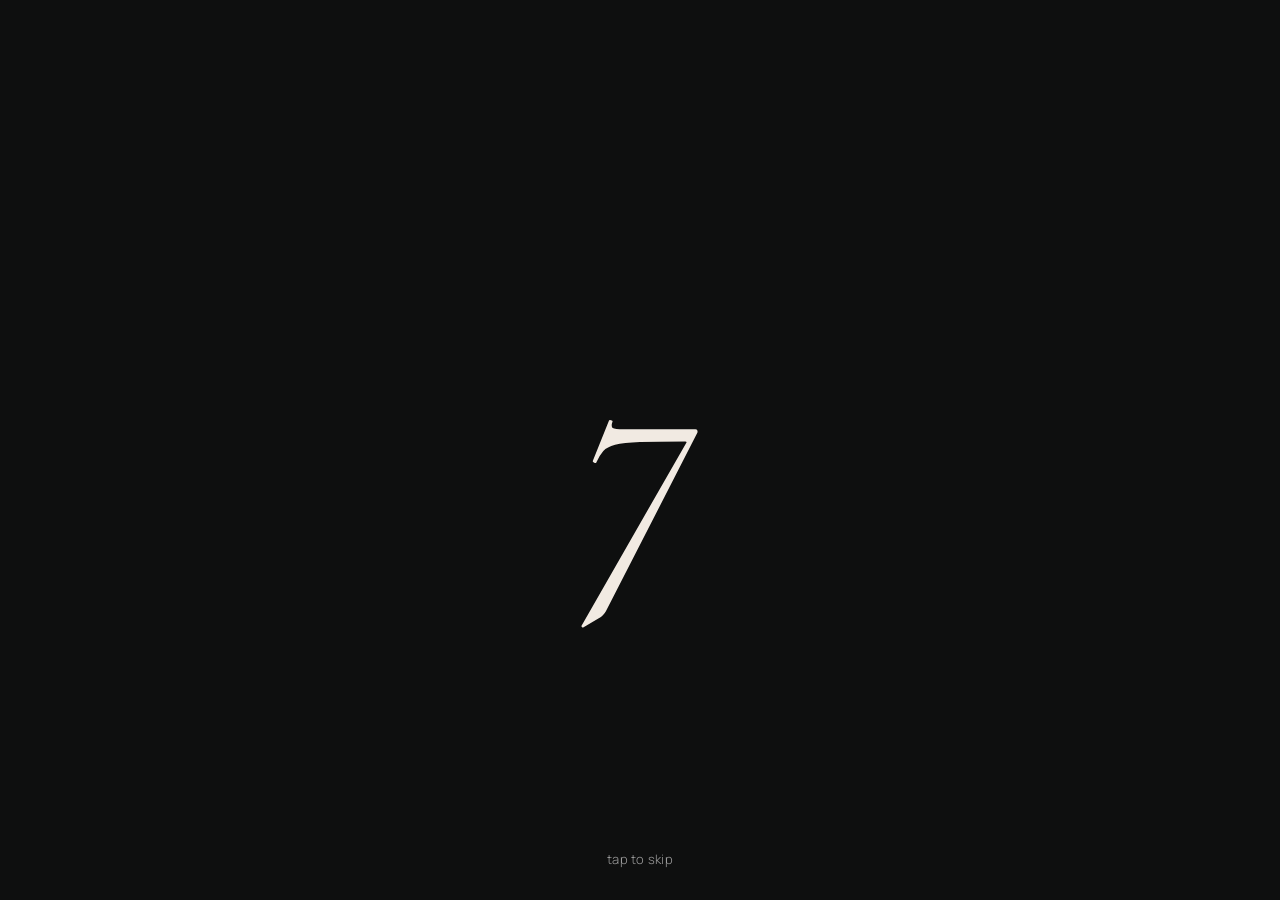
<file: index.html>
<!doctype html>
<html lang="en">
<head>
<meta charset="utf-8">
<meta name="viewport" content="width=device-width, initial-scale=1, viewport-fit=cover">
<title>Wanshika, Brand and Visual Identity Designer</title>
<meta name="description" content="Wanshika Arora: brand experience, packaging and campaigns for banking, pharma, e-commerce and D2C.">
<meta name="theme-color" content="#0E0F0F">
<meta property="og:title" content="Wanshika, Brand and Visual Identity Designer">
<meta property="og:description" content="Brand experience, packaging and campaigns for banking, pharma, e-commerce and D2C.">
<link rel="icon" href="assets/favicon.svg" type="image/svg+xml">
<link rel="preconnect" href="https://fonts.googleapis.com">
<link rel="preconnect" href="https://fonts.gstatic.com" crossorigin>
<link href="https://fonts.googleapis.com/css2?family=Cormorant+Garamond:ital,wght@0,400;0,500;1,400;1,500&family=DM+Sans:wght@200;300&family=Great+Vibes&family=Manrope:wght@300;400;500&display=swap" rel="stylesheet">
<style>
:root{
  --ink:#0E0F0F; --cream:#F1EAE2; --stone:#9E9E9E; --smoke:#616161; --line:rgba(241,234,226,.14);
  --serif:"Cormorant Garamond", "Iowan Old Style", Georgia, serif;
  --sans:"Manrope", "Helvetica Neue", Arial, sans-serif;
  --script:"Great Vibes", "Snell Roundhand", cursive;
  --ease:cubic-bezier(.65,0,.35,1); --out:cubic-bezier(.16,1,.3,1);
  --gut:20px;
  color-scheme:dark;
  box-sizing:border-box;
}
@media (prefers-color-scheme: dark){ :root:not([data-theme="light"]){ --ink:#0E0F0F; --cream:#F1EAE2; } }
:root[data-theme="dark"]{ --ink:#0E0F0F; --cream:#F1EAE2; }
html{background:var(--ink); height:100%}
*,*::before,*::after{box-sizing:inherit}
body{margin:0; height:100%; background:var(--ink); color:var(--cream); font-family:var(--sans); font-weight:300; -webkit-font-smoothing:antialiased; overflow:hidden; overscroll-behavior:none}
a{color:inherit; text-decoration:none}
button{font:inherit; color:inherit; background:none; border:0; padding:0; cursor:pointer; text-align:inherit}
:focus-visible{outline:1px solid var(--cream); outline-offset:4px}
img{max-width:100%}
.wrap{width:min(1360px, 100% - 48px); margin-inline:auto}
.hair{height:1px; background:var(--line); border:0; margin:0}
.lbl{display:flex; align-items:center; gap:12px; font-size:12px; font-weight:500; text-transform:uppercase; letter-spacing:.18em; color:var(--stone)}
.inq .lbl::before{content:""; display:block; width:32px; height:1px; background:currentColor; opacity:.55}

/* ---------- intro: count in, then the wordmark writes itself and takes its seat ---------- */
#loader{position:fixed; inset:0; z-index:100; background:var(--ink); display:grid; place-items:center; transition:opacity .9s var(--ease), visibility 0s .9s}
#loader.gone{opacity:0; visibility:hidden}
#loader .beat{font-family:var(--serif); font-style:italic; font-size:clamp(120px, 24vw, 300px); line-height:1; position:absolute; opacity:0; transform:translateY(30%); transition:opacity .25s, transform .4s var(--out)}
#loader .beat.on{opacity:1; transform:none}
#loader .beat.off{opacity:0; transform:translateY(-30%)}
#loader small{position:absolute; bottom:calc(32px + env(safe-area-inset-bottom,0px)); left:0; right:0; text-align:center; font-size:13px; color:var(--stone); letter-spacing:.02em; transition:opacity .4s}
#loader.writing small{opacity:0}
#introMark{position:fixed; left:50%; top:50%; z-index:101; width:min(640px, 78vw); translate:-50% -50%; color:var(--cream); pointer-events:none; will-change:transform}
#introMark svg{display:block; width:100%; height:auto}
#introMark .im-base{opacity:0; -webkit-mask-image:linear-gradient(90deg, #000 0 45%, transparent 55% 100%); mask-image:linear-gradient(90deg, #000 0 45%, transparent 55% 100%); -webkit-mask-size:260% 100%; mask-size:260% 100%; -webkit-mask-repeat:no-repeat; mask-repeat:no-repeat; -webkit-mask-position:100% 0; mask-position:100% 0}
#introMark .im-glint{position:absolute; inset:0; color:#fff; opacity:0; filter:drop-shadow(0 0 10px rgba(255,255,255,.75)); -webkit-mask-image:linear-gradient(105deg, transparent 0 42%, #000 50%, transparent 58% 100%); mask-image:linear-gradient(105deg, transparent 0 42%, #000 50%, transparent 58% 100%); -webkit-mask-size:300% 100%; mask-size:300% 100%; -webkit-mask-repeat:no-repeat; mask-repeat:no-repeat; -webkit-mask-position:100% 0; mask-position:100% 0}
#introMark.write .im-base{animation:write 1.9s cubic-bezier(.4,0,.2,1) both}
#introMark.write .im-glint{animation:glint 1.1s var(--ease) 1.2s both}
@keyframes write{
  from{opacity:0; filter:blur(18px); transform:scale(1.08) translateY(8px); -webkit-mask-position:100% 0; mask-position:100% 0}
  30%{opacity:1}
  to{opacity:1; filter:blur(0); transform:none; -webkit-mask-position:0 0; mask-position:0 0}
}
@keyframes glint{
  from{opacity:1; -webkit-mask-position:100% 0; mask-position:100% 0}
  to{opacity:1; -webkit-mask-position:0 0; mask-position:0 0}
}

/* ---------- home: one screen, one project at a time ---------- */
.home{position:fixed; inset:0; overflow:hidden; touch-action:none; --cw:max(280px, min(60vw, 100vh))}
.hud{position:absolute; z-index:130; opacity:0; transition:opacity 1s var(--out) .5s}
body.ready .hud{opacity:1}
body:not(.landed) .rail-mark, body:not(.landed) .mmark{visibility:hidden}

/* left rail: wordmark, then the copyright strip, then the scroll cue */
.rail{left:var(--gut); top:var(--gut); width:38px; display:flex; flex-direction:column; align-items:center; gap:22px}
.rail-mark{display:block; position:relative; width:38px; height:150px; color:var(--cream)}
.rail-mark svg{position:absolute; left:0; top:0; width:150px; height:auto; transform-origin:top left; transform:rotate(-90deg) translateX(-100%)}
.rail-meta, .rail-scroll{writing-mode:vertical-rl; transform:rotate(180deg); font-size:11px; color:var(--stone); white-space:nowrap; letter-spacing:.02em; line-height:1}
.rail-scroll{display:flex; align-items:center; gap:12px; color:var(--cream)}
.rail-scroll i{display:block; width:1px; height:44px; background:linear-gradient(180deg, var(--cream) 50%, transparent 50%); background-size:1px 88px; animation:drip 2.4s var(--ease) infinite}
@keyframes drip{from{background-position:0 44px} to{background-position:0 -44px}}

/* top bar */
.navwrap{left:13.75vw; top:var(--gut)}
.bignav{margin-top:14px; display:grid; justify-items:start}
.bignav a, .bignav button{font-family:var(--sans); font-weight:500; font-size:clamp(16px,1.55vw,24px); text-transform:uppercase; line-height:1.04; letter-spacing:-.01em}
.bignav .on::before{content:"\2192\00a0\00a0"}
.resume{right:var(--gut); top:var(--gut); font-size:12px; font-weight:500; text-transform:uppercase; letter-spacing:.18em; display:flex; gap:8px; align-items:center}
.resume svg{width:8px; height:8px; transition:transform .5s var(--out)}
.resume:hover svg{transform:translate(2px,-2px)}

/* bottom right: email */
.inq{right:var(--gut); bottom:18px; display:flex; flex-direction:column; align-items:flex-end; gap:8px}
.inq .mail{font-size:clamp(14px,1.05vw,16px); font-weight:500; text-decoration:underline; text-decoration-thickness:1px; text-underline-offset:4px; text-decoration-color:rgba(241,234,226,.45); transition:text-decoration-color .3s}
.inq .mail:hover{text-decoration-color:var(--cream)}

/* the stack */
.stage{position:absolute; inset:0; z-index:10; opacity:0; transition:opacity .9s}
body.ready .stage{opacity:1}
.pcard{position:absolute; left:50%; top:50%; width:var(--cw); aspect-ratio:16/10; margin:calc(var(--cw) * -.3125) 0 0 calc(var(--cw) / -2); border-radius:3px; overflow:hidden; will-change:transform,opacity; backface-visibility:hidden; box-shadow:0 50px 90px -40px rgba(0,0,0,.85); background:#161616}
.pcard::before{content:""; position:absolute; inset:0; z-index:3; background:#000; opacity:var(--dim,0); pointer-events:none}
.pcard::after{content:""; position:absolute; left:0; right:0; bottom:0; height:34%; background:linear-gradient(transparent, rgba(0,0,0,.42)); pointer-events:none}
.pcard .ptag{position:absolute; left:18px; bottom:15px; z-index:2; font-size:11px; font-weight:500; letter-spacing:.14em; text-transform:uppercase; color:#fff; text-shadow:0 1px 10px rgba(0,0,0,.35); opacity:0; transform:translateY(6px); transition:opacity .5s var(--out), transform .5s var(--out)}
.pcard.is-active .ptag{opacity:1; transform:none; transition-delay:.25s}

/* cover art (shows if a video file is missing) */
.art{position:absolute; inset:0; display:grid; place-items:center; overflow:hidden}
.art img, .art video{position:absolute; inset:0; width:100%; height:100%; object-fit:cover; display:block}
.art .glyph{font-family:var(--serif); font-style:italic; font-size:clamp(120px,22vw,300px); line-height:1; opacity:.22; mix-blend-mode:screen; transform:translateY(-4%)}
.pcard .art .glyph{font-size:calc(var(--cw) * .5)}

/* counter */
.counter{left:13.75vw; top:80vh; z-index:140; mix-blend-mode:difference; pointer-events:none; color:var(--cream)}
.counter .row{display:flex; justify-content:flex-end; width:22.5vw; font-size:12px; letter-spacing:.06em; color:var(--stone)}
.num{display:block; font-family:"DM Sans", var(--sans); font-weight:200; font-size:clamp(110px, 22vh, 260px); line-height:.82; letter-spacing:-.05em; margin-left:-.06em; font-variant-numeric:tabular-nums}
.num.in{animation:numIn .9s var(--out)}
@keyframes numIn{from{filter:blur(18px); opacity:0; transform:translateY(14%)} to{filter:none; opacity:1; transform:none}}

/* phone header */
.mhead{display:none}
.menu-btn{font-size:15px; font-weight:500; display:flex; align-items:center; gap:10px}
.menu-btn i{display:block; width:22px; height:1px; background:currentColor; box-shadow:0 6px 0 currentColor}

@media (max-width:820px){
  .home{--cw:max(240px, min(92vw, 72svh))}
  .rail, .navwrap, .resume, .counter .row{display:none}
  .inq .lbl{font-size:10px; gap:8px} .inq .lbl::before{width:18px}
  .mhead{display:flex; left:var(--gut); right:var(--gut); top:calc(14px + env(safe-area-inset-top,0px)); justify-content:space-between; align-items:center}
  .mhead .mmark{width:116px; color:var(--cream)} .mhead .mmark svg{display:block; width:100%; height:auto}
  .counter{left:var(--gut); top:auto; bottom:calc(10px + env(safe-area-inset-bottom,0px))}
  .num{font-size:76px}
  .inq{bottom:calc(18px + env(safe-area-inset-bottom,0px))}
}

/* letter roll */
.roll{display:inline-flex; white-space:pre}
.roll .ch{display:inline-block; overflow:hidden; height:1.08em; line-height:1.08}
.roll .ch b{display:block; font-weight:inherit; transition:transform .55s var(--out); transition-delay:calc(var(--i) * 18ms)}
a:hover .roll .ch b, button:hover .roll .ch b, a:focus-visible .roll .ch b, button:focus-visible .roll .ch b{transform:translateY(-100%)}

/* the cursor: a pair of eyes that follow you around and blink */
html.eyes, html.eyes *{cursor:none !important}
#cursor{position:fixed; left:0; top:0; z-index:200; pointer-events:none; width:52px; margin:-11px 0 0 -26px; opacity:0; transition:opacity .3s; display:none}
html.eyes #cursor{display:block}
#cursor.seen{opacity:1}
#cursor .eyes{display:block; width:100%; height:auto; overflow:visible; transform-origin:50% 50%; transform:scale(var(--s,1)); transition:transform .5s var(--out); filter:drop-shadow(0 2px 6px rgba(0,0,0,.45))}
#cursor .white{fill:var(--cream); stroke:var(--ink); stroke-width:1.4}
#cursor .iris{fill:var(--ink)}
#cursor .glint{fill:var(--cream)}
#cursor .lid{transform-box:fill-box; transform-origin:50% 50%; transition:transform .25s var(--out)}
#cursor.blink .lid{animation:blink .2s ease-in-out}
@keyframes blink{0%,100%{transform:scaleY(var(--open,1))} 45%,55%{transform:scaleY(.06)}}
#cursor .pupil{transition:r .3s var(--out)}
#cursor span{position:absolute; left:50%; top:100%; translate:-50% 0; margin-top:22px; font-size:12px; font-weight:500; letter-spacing:.04em; text-transform:uppercase; color:var(--cream); text-shadow:0 1px 10px rgba(0,0,0,.6); opacity:0; transition:opacity .3s, margin .4s var(--out); white-space:nowrap}
#cursor.view{--s:2.1} #cursor.view span{opacity:1; margin-top:34px} #cursor.view .pupil{r:7}
#cursor.link{--s:1.25; --open:.55} #cursor.link .lid{transform:scaleY(.55)}
#cursor.down{--s:.85}
@media (hover:none), (pointer:coarse){ #cursor{display:none !important} }

/* ---------- about / playground / contact sheet ---------- */
.shead{display:flex; justify-content:space-between; align-items:end; padding:64px 0 32px; gap:24px}
.shead h2{font-family:var(--serif); font-weight:400; font-size:clamp(34px,4vw,52px); margin:0; line-height:1}
.shead .aside{font-size:15px; color:var(--stone)}
.about-body{max-width:820px; font-size:clamp(22px,2.6vw,36px); line-height:1.35; padding-top:8px}
.about-body p{margin:0 0 .8em}
.about-body em{font-family:var(--script); font-style:normal; font-size:1.25em; line-height:1}
.note{margin:0 0 40px; max-width:56ch; font-size:18px; line-height:1.6; color:rgba(241,234,226,.78)}
.services{padding:72px 0 96px; display:grid; place-items:center}
.ring{position:relative; width:min(760px, 92vw); aspect-ratio:1.15}
.ring svg{position:absolute; inset:0; width:100%; height:100%}
.ring circle{fill:none; stroke:var(--cream); stroke-opacity:.5; stroke-width:1}
.ring .core{position:absolute; inset:0; display:grid; place-items:center; text-align:center; font-family:var(--serif); font-size:clamp(34px,5vw,58px); line-height:1.05; text-transform:uppercase}
.ring .core em{font-family:var(--script); text-transform:none; font-style:normal; font-size:1.2em; display:block}
.ring .svc{position:absolute; font-family:var(--serif); font-size:clamp(18px,2.4vw,32px); color:var(--stone); text-align:center; line-height:1.15; transition:color .4s}
.ring .svc:hover{color:var(--cream)}
.svc.a{left:0; top:18%} .svc.b{right:0; top:20%} .svc.c{left:-2%; bottom:20%} .svc.d{right:0; bottom:20%}

footer{padding:28px 0 calc(28px + env(safe-area-inset-bottom,0px))}
footer .row{display:flex; flex-wrap:wrap; justify-content:center; align-items:center; gap:14px 28px; font-size:20px}
footer .pigeon{font-family:var(--serif); font-size:22px}
.copy{font-family:"DM Sans", var(--sans); font-weight:200; font-size:inherit; position:relative}
.copy .tip{position:absolute; left:50%; bottom:130%; translate:-50% 6px; font-family:var(--sans); font-size:12px; font-weight:400; background:var(--cream); color:var(--ink); padding:4px 8px; border-radius:4px; opacity:0; transition:opacity .25s, translate .25s; white-space:nowrap; pointer-events:none; text-decoration:none}
.copy:hover .tip, .copy.done .tip{opacity:1; translate:-50% 0}
footer .clock{width:100%; text-align:center; font-size:14px; color:var(--stone); margin-top:6px}

/* menu (phones) */
#menu{position:fixed; inset:0; z-index:80; background:var(--cream); color:var(--ink); clip-path:inset(0 0 100% 0); transition:clip-path .8s var(--ease); display:grid; grid-template-rows:auto 1fr auto; padding:calc(20px + env(safe-area-inset-top,0px)) 24px calc(24px + env(safe-area-inset-bottom,0px))}
#menu.open{clip-path:inset(0 0 0 0)}
#menu .mtop{display:flex; justify-content:space-between; align-items:center; height:56px; font-weight:500}
#menu ul{list-style:none; margin:0; padding:0; align-self:center}
#menu li a, #menu li button{font-family:var(--serif); font-size:clamp(52px,10vw,128px); line-height:1.02; display:inline-block}
#menu .mfoot{display:flex; flex-wrap:wrap; justify-content:space-between; gap:16px; font-size:15px}
#menu .mfoot .links{display:flex; gap:24px}

/* sheets: project page + about/playground/contact */
.sheet{position:fixed; inset:0; z-index:45; background:var(--ink); overflow-y:auto; overscroll-behavior:contain; clip-path:inset(100% 0 0 0); visibility:hidden; transition:clip-path .9s var(--ease), visibility 0s .9s}
.sheet.open{clip-path:inset(0 0 0 0); visibility:visible; transition:clip-path .9s var(--ease), visibility 0s}
#more{z-index:44}
.pbar{position:sticky; top:0; z-index:5; display:flex; justify-content:space-between; align-items:center; height:76px; padding:env(safe-area-inset-top,0px) 24px 0; box-sizing:content-box; background:rgba(14,15,15,.82); backdrop-filter:blur(10px); -webkit-backdrop-filter:blur(10px); font-weight:500}
.ptitle{font-family:var(--serif); font-weight:400; font-size:clamp(56px,11vw,180px); line-height:.95; margin:48px 0 40px}
.ptitle .w{display:inline-block; overflow:hidden; vertical-align:bottom; padding-bottom:.06em}
.ptitle .w b{display:inline-block; font-weight:inherit; transform:translateY(105%); transition:transform 1s var(--out); transition-delay:calc(.35s + var(--i) * 60ms)}
#proj.open .ptitle .w b{transform:none}
.phero{display:block; width:100%; aspect-ratio:16/9; object-fit:cover; border-radius:6px; margin:0 0 48px}
.pmeta{display:grid; grid-template-columns:2fr 1fr 1fr; gap:32px; padding:28px 0 56px; border-top:1px solid var(--line)}
.pmeta h4{margin:0 0 10px; font-family:var(--serif); font-weight:400; font-size:20px; color:var(--stone)}
.pmeta p, .pmeta ul{margin:0; font-size:17px; line-height:1.6; max-width:62ch}
.pmeta ul{list-style:none; padding:0}
@media (max-width:800px){ .pmeta{grid-template-columns:1fr 1fr} .pmeta > div:first-child{grid-column:1/-1} }
.pbody{display:grid; grid-template-columns:1fr 72px; gap:28px; align-items:start}
.shots{display:grid; gap:20px}
.shot{border-radius:6px; overflow:hidden; position:relative}
.shot .art .glyph{font-size:clamp(80px,12vw,180px)}
.shot figcaption{position:absolute; left:20px; bottom:16px; font-family:var(--serif); font-style:italic; font-size:22px; color:var(--cream); text-shadow:0 1px 12px rgba(0,0,0,.35)}
.mini{position:sticky; top:110px; display:grid; gap:8px}
.mini button{display:block; width:72px; border-radius:3px; overflow:hidden; opacity:.35; transition:opacity .3s; position:relative}
.mini button.on{opacity:1}
.mini .art .glyph{font-size:30px}
@media (max-width:800px){ .pbody{grid-template-columns:1fr} .mini{display:none} }
.next{display:block; text-align:center; padding:120px 0 calc(100px + env(safe-area-inset-bottom,0px)); width:100%}
.next small{display:block; font-size:15px; color:var(--stone); margin-bottom:12px}
.next .roll{font-family:var(--serif); font-size:clamp(52px,10vw,150px); line-height:1}
.swap{transition:opacity .35s} .swap.fade{opacity:0}

@media (prefers-reduced-motion: reduce){
  *,*::before,*::after{transition-duration:.01ms !important; animation:none !important; transition-delay:0s !important}
}
</style>
</head>
<body>

<div id="loader" aria-hidden="true">
  <span class="beat">5</span><span class="beat">6</span><span class="beat">7</span><span class="beat">8</span>
  <small>tap to skip</small>
</div>
<div id="introMark" aria-hidden="true"><div class="im-base" data-wm></div><div class="im-glint" data-wm></div></div>

<main class="home" id="home" aria-label="Selected work">
  <div class="hud rail">
    <a href="#" class="rail-mark" aria-label="Wanshika" data-wm></a>
    <span class="rail-meta">&copy; 2026 &nbsp;Gurugram, IN</span>
    <span class="rail-scroll" aria-hidden="true"><i></i>Scroll</span>
  </div>

  <div class="hud navwrap">
    <span class="lbl">Menu</span>
    <nav class="bignav" aria-label="Main">
      <a href="#" class="on" aria-current="page">Work</a>
      <button data-more="about"><span class="roll" data-roll="About"></span></button>
      <button data-more="playground"><span class="roll" data-roll="Playground"></span></button>
      <button data-more="contact"><span class="roll" data-roll="Contact"></span></button>
    </nav>
  </div>
  <a class="hud resume" href="#" data-link="resume"><span class="roll" data-roll="Resume"></span><svg viewBox="0 0 8 8" fill="none" stroke="currentColor" stroke-width="1.2" aria-hidden="true"><path d="M1 7 7 1M2.5 1H7v4.5"/></svg></a>

  <div class="hud mhead">
    <a href="#" class="mmark" aria-label="Wanshika" data-wm></a>
    <button class="menu-btn" id="openMenu" aria-expanded="false" aria-controls="menu">Menu <i></i></button>
  </div>

  <div class="stage" id="stage"></div>

  <div class="hud counter" aria-hidden="true">
    <div class="row"><span id="of"></span></div>
    <span class="num" id="num">01</span>
  </div>

  <div class="hud inq"><span class="lbl">Contact me at</span><a class="mail" href="mailto:arorawanshika@gmail.com">arorawanshika@gmail.com</a></div>
</main>

<div id="more" class="sheet" role="dialog" aria-modal="true" aria-hidden="true" aria-label="About, playground and contact">
  <div class="pbar"><button id="closeMore">Back to work</button><span>Wanshika</span></div>
  <div class="wrap">
    <section id="about">
      <div class="shead"><h2>About</h2><div class="aside">Designer &bull; Dancer &bull; Deliberate</div></div>
      <div class="about-body">
        <p><em>Brand</em> experience, Packaging and Campaigns for banking, pharma, e-commerce and D2C.</p>
        <p>I trained in <em>movement</em> before I trained in layout, and it shows in how I time a page.</p>
      </div>
      <div class="services">
        <div class="ring" id="ring">
          <svg viewBox="0 0 1150 1000" aria-hidden="true"><circle id="ringPath" cx="575" cy="500" r="430" pathLength="1" stroke-dasharray="1" stroke-dashoffset="1"/></svg>
          <div class="core"><div>What<em>I</em>actually<br>do</div></div>
          <div class="svc a">Brand<br>&amp; Identity</div>
          <div class="svc b">Packaging<br>&amp; Print</div>
          <div class="svc c">Campaign<br>&amp; Art Direction</div>
          <div class="svc d">AI Film<br>&amp; Image</div>
        </div>
      </div>
    </section>
    <section id="playground">
      <hr class="hair">
      <div class="shead"><h2>Playground</h2><div class="aside">Side projects and experiments</div></div>
      <p class="note">Experiments in AI film, image and type are on their way. Check back soon.</p>
    </section>
    <footer id="contact">
      <hr class="hair" style="margin-bottom:28px">
      <div class="row">
        <span class="pigeon">Send me a pigeon</span>
        <button class="copy" data-copy>arorawanshika@gmail.com<span class="tip">Copy email</span></button>
        <div class="clock" data-clock></div>
      </div>
    </footer>
  </div>
</div>

<div id="menu" role="dialog" aria-modal="true" aria-label="Menu" aria-hidden="true">
  <div class="mtop"><span>Wanshika</span><button id="closeMenu">Close</button></div>
  <ul>
    <li><a href="#" data-close><span class="roll" data-roll="Work"></span></a></li>
    <li><button data-more="about"><span class="roll" data-roll="About"></span></button></li>
    <li><button data-more="playground"><span class="roll" data-roll="Playground"></span></button></li>
    <li><button data-more="contact"><span class="roll" data-roll="Contact"></span></button></li>
  </ul>
  <div class="mfoot">
    <div data-clock></div>
    <div class="links"><a href="#" data-link="resume">Resume</a><a href="#" data-link="linkedin">LinkedIn</a><a href="#" data-link="behance">Behance</a></div>
    <button class="copy" data-copy>arorawanshika@gmail.com<span class="tip">Copy email</span></button>
  </div>
</div>

<div id="proj" class="sheet" role="dialog" aria-modal="true" aria-hidden="true" aria-label="Playbook">
  <div class="pbar"><button id="closeProj">Back</button><span id="pcount"></span></div>
  <div class="wrap swap" id="pcontent"></div>
</div>

<div id="cursor" aria-hidden="true">
  <svg class="eyes" viewBox="0 0 64 28">
    <defs>
      <clipPath id="eyeL"><path d="M3 14Q16 1 29 14Q16 27 3 14Z"/></clipPath>
      <clipPath id="eyeR"><path d="M35 14Q48 1 61 14Q48 27 35 14Z"/></clipPath>
    </defs>
    <g class="lid">
      <path class="white" d="M3 14Q16 1 29 14Q16 27 3 14Z"/>
      <g clip-path="url(#eyeL)"><g class="look"><circle class="iris pupil" cx="16" cy="14" r="5.4"/><circle class="glint" cx="17.9" cy="12.1" r="1.5"/></g></g>
    </g>
    <g class="lid">
      <path class="white" d="M35 14Q48 1 61 14Q48 27 35 14Z"/>
      <g clip-path="url(#eyeR)"><g class="look"><circle class="iris pupil" cx="48" cy="14" r="5.4"/><circle class="glint" cx="49.9" cy="12.1" r="1.5"/></g></g>
    </g>
  </svg>
  <span>View</span>
</div>

<template id="wmTpl"><svg viewBox="0 0 682 173" fill="none" xmlns="http://www.w3.org/2000/svg" aria-hidden="true"><path fill="currentColor" d="M103.505 170.566C105.676 170.566 109.789 167.253 114.473 162.455C114.016 162.684 113.33 162.912 112.873 163.026L111.845 163.369C109.56 164.169 102.706 166.911 102.706 169.995C102.706 170.452 103.048 170.566 103.505 170.566ZM157.2 161.655C158.799 161.655 160.856 160.856 163.255 159.256C160.742 159.485 156.172 160.056 156.172 161.427C156.172 161.655 156.857 161.655 157.2 161.655ZM128.182 -6.43298e-05C158.228 -6.43298e-05 186.218 17.365 186.218 50.7243C186.218 88.3106 149.888 132.637 131.152 152.402C151.716 140.977 177.193 116.986 193.644 100.649C211.809 82.8269 226.318 64.7764 226.318 48.8964C226.318 48.211 226.089 46.7258 225.975 45.1264L228.031 44.8979C228.831 47.6397 229.06 50.2673 229.06 53.1235C229.06 74.4871 209.638 105.219 199.013 121.441C194.444 128.182 180.963 146.461 169.881 156.629C185.647 154.23 199.47 143.719 212.608 130.695C225.175 118.357 235.457 105.219 245.511 92.6519C265.389 67.6325 288.238 41.1278 320.112 26.2761C333.136 20.6781 349.13 16.7938 363.525 16.7938C379.633 16.7938 395.627 21.3636 409.451 31.5313L407.966 33.1307C394.828 23.3057 379.176 18.9645 363.411 18.9645C348.902 18.9645 334.278 22.7345 321.026 28.6752C288.124 43.2985 270.644 70.717 255.564 95.1653C250.994 102.705 245.739 110.931 240.827 117.9C223.119 142.234 197.3 158.342 166.796 159.256C163.141 161.998 159.942 163.712 157.314 163.712C155.943 163.712 154.001 163.255 154.001 161.427C154.001 157.657 162.227 157.2 165.083 157.086H166.111C177.764 147.489 193.073 126.354 197.3 120.185C202.098 112.873 209.981 100.421 215.921 88.8819C211.694 95.6223 206.553 102.248 200.499 108.189C182.334 126.125 149.774 148.632 125.669 158.228C120.985 162.912 109.903 172.623 103.505 172.623C101.906 172.623 100.535 171.709 100.535 169.995C100.535 165.768 107.275 162.569 111.045 161.198C113.216 160.399 115.615 159.599 117.9 158.571C135.151 138.807 176.85 78.5999 176.85 40.4424C176.85 13.0238 155.258 5.94064 129.896 5.94064C71.4026 5.94064 2.62768 61.9202 2.62768 118.014C2.62768 135.722 15.0803 147.375 32.5596 147.375C63.8625 147.375 98.25 119.042 103.048 86.9397L104.191 87.054V88.4249C104.191 88.8819 104.305 89.2246 104.305 89.5673C104.305 123.384 68.4323 153.43 35.8727 153.43C15.7658 153.43 6.84334e-05 140.406 6.84334e-05 118.014C6.84334e-05 57.6932 63.8625 -6.43298e-05 128.182 -6.43298e-05ZM311.852 133.323C314.822 129.896 318.364 125.668 321.334 121.898L322.819 123.612C319.849 127.382 316.536 131.723 313.565 134.808C305.568 143.719 297.228 150.802 290.374 150.802C284.319 150.802 282.377 147.946 282.377 143.833C282.377 140.634 283.976 136.407 285.918 132.295C281.577 137.207 277.236 141.663 273.009 144.976C268.325 148.632 264.212 151.031 260.785 151.031C255.529 151.031 253.359 146.689 253.359 141.434C253.359 133.666 258.614 121.784 263.983 113.559C272.552 102.248 285.347 92.4234 296.657 92.4234C301.227 92.4234 303.855 94.5941 303.855 99.0496C303.855 99.9635 303.74 101.334 303.512 102.705L310.367 92.6519H324.99L311.852 110.017C306.14 117.557 300.542 125.326 295.286 132.98C292.887 136.407 288.546 142.919 288.546 146.461C288.546 147.603 289.231 148.403 290.945 148.403C296.771 148.403 304.197 141.891 311.852 133.323ZM271.752 143.262C276.55 139.264 281.92 133.78 286.946 127.611C291.174 122.698 294.944 116.872 297.8 111.388C299.628 107.961 301.684 103.391 301.684 99.0496C301.684 97.2217 300.884 94.9368 298.599 94.9368C291.859 94.9368 279.863 110.817 272.78 120.527C265.012 131.609 258.957 142.691 258.957 147.146C258.957 148.289 259.756 148.746 260.785 148.746C263.526 148.746 267.411 146.689 271.752 143.262ZM393.756 121.898L395.241 123.612L392.271 127.382C389.643 130.695 386.901 134.008 384.274 136.864C376.733 144.861 369.422 150.802 362.91 150.802C354.57 150.802 351.714 147.832 351.714 143.148C351.714 137.093 358.226 128.068 365.081 119.271L370.222 112.759C376.276 105.219 381.532 98.5926 381.532 95.8508C381.532 95.1653 380.96 94.9368 380.275 94.9368C374.449 94.9368 365.309 102.363 360.739 106.247C353.313 112.987 345.316 122.013 340.975 127.039L340.29 127.839V127.725C334.349 137.321 328.065 146.575 325.095 150.802H310.7L311.843 148.974L317.555 141.091L332.064 121.213C338.347 112.188 345.545 101.563 347.715 97.7929C348.058 97.2217 348.515 96.0792 348.515 95.508C348.515 95.2795 348.287 94.9368 347.715 94.9368C345.431 94.9368 340.518 100.649 334.463 108.532L321.896 124.755L320.411 123.041C322.239 120.756 324.295 118.014 326.009 115.729L332.864 107.047C339.033 99.1638 344.174 92.6519 348.401 92.6519C352.057 92.6519 354.227 95.051 354.227 98.8211C354.227 102.134 350.914 109.332 346.573 117.329C350.229 113.33 355.027 108.418 359.597 104.419C364.624 99.9635 373.649 92.6519 380.96 92.6519C384.502 92.6519 387.358 94.9368 387.358 98.8211C387.358 104.876 381.303 114.93 375.02 124.526C373.992 126.011 372.963 127.496 372.049 128.982C366.794 136.979 362.11 144.062 362.11 147.146C362.11 147.946 362.453 148.403 363.367 148.403C368.736 148.403 375.591 142.919 382.56 135.265C386.101 131.381 390.214 126.468 393.756 121.898ZM395.445 151.259C389.39 151.259 381.85 148.175 381.85 140.292C381.85 134.123 386.991 127.839 393.96 127.839C399.558 127.839 404.128 131.381 404.128 138.578H402.072C402.072 132.752 398.187 129.896 393.96 129.896C388.705 129.896 384.021 134.808 384.021 140.292C384.021 144.976 388.134 149.089 395.445 149.089C414.067 149.089 420.008 116.415 420.351 95.508C417.951 98.1356 415.552 100.992 413.153 103.505L394.303 124.755L392.818 123.041C400.129 114.473 405.727 108.189 410.64 102.82L420.579 91.738C421.15 84.1979 427.091 75.4011 432.689 75.4011C433.717 75.4011 434.288 76.0865 434.288 77.229C434.288 79.8566 430.747 83.9694 427.776 87.7394C426.52 89.2246 425.606 90.5955 424.692 91.8522C424.806 95.508 425.492 100.535 426.177 105.219C427.091 111.045 428.005 117.557 428.005 123.384C428.005 131.381 423.892 139.949 417.723 145.204C424.349 141.891 431.318 135.836 435.774 130.809L439.429 126.582L443.428 121.898L444.913 123.612C443.085 125.897 440.686 128.639 438.744 130.809L437.487 132.295C425.949 144.861 417.266 151.259 395.445 151.259ZM426.177 86.3685C428.576 83.2839 431.889 79.2854 432.232 77.6859C429.49 78.0287 425.72 83.5124 424.92 88.0822C425.377 87.6252 425.72 86.9397 426.177 86.3685ZM477.766 93.6801L477.995 93.5659C475.71 96.9932 473.425 100.877 470.569 105.562L464.171 116.072C467.713 112.302 471.711 108.075 475.938 104.419C481.079 99.9635 490.105 92.6519 497.416 92.6519C500.844 92.6519 503.814 94.9368 503.814 98.8211C503.814 104.762 497.988 114.358 491.933 123.726L489.191 127.953C483.821 136.179 478.566 144.176 478.452 147.261C478.452 148.06 478.909 148.403 479.823 148.403C484.735 148.403 491.476 143.262 497.988 136.407C501.758 132.409 506.213 126.925 510.212 121.898L511.697 123.612C507.812 128.41 503.357 134.008 499.587 137.893C492.732 145.09 485.306 150.802 479.251 150.802C471.254 150.802 468.17 148.06 468.17 143.605C468.17 136.864 475.024 127.611 481.879 118.7L486.335 113.102C491.476 106.59 497.873 98.2499 497.873 95.8508C497.873 95.1653 497.302 94.9368 496.731 94.9368C490.904 94.9368 481.765 102.363 477.195 106.247C470.34 112.416 463.829 119.728 459.373 124.64V124.526C454.346 134.008 448.748 143.376 443.379 150.802H428.527L431.155 147.603C438.124 138.235 445.207 127.725 451.947 117.443C455.489 112.073 456.86 110.246 460.63 104.533C456.974 108.532 453.432 112.987 449.776 117.557L447.492 120.413L446.349 121.898V121.784C445.778 122.584 444.521 123.955 443.95 124.755L442.465 123.041L447.492 116.757C453.775 109.103 460.173 100.992 465.085 97.1074C487.591 64.7764 508.498 44.5551 526.092 44.5551C530.776 44.5551 537.516 45.5833 537.516 51.8668C537.516 60.5493 523.35 68.8891 516.381 72.7734L498.673 82.3699C491.133 86.3685 483.707 90.2528 477.766 93.6801ZM515.467 71.0598C520.951 68.0894 535.46 59.7496 535.46 51.7525C535.46 48.4394 531.575 46.9543 528.376 46.9543C513.639 46.9543 492.961 70.8313 480.508 89.9101C486.792 86.3685 494.332 82.3699 501.986 78.2572C506.556 75.7438 511.354 73.3447 515.467 71.0598ZM550.307 70.2601C553.506 70.2601 556.019 72.545 556.019 75.5153C556.019 78.5999 553.506 80.8848 550.307 80.8848C547.108 80.8848 544.595 78.5999 544.595 75.5153C544.595 72.545 547.108 70.2601 550.307 70.2601ZM535.227 92.6519H549.85L544.709 99.3923C542.081 102.82 539.339 106.247 536.712 109.789C531 117.443 525.287 125.211 520.032 132.98C517.633 136.407 513.292 142.805 513.292 146.232C513.292 147.603 513.977 148.403 516.719 148.403C522.546 148.403 531 141.777 538.997 133.209C541.967 129.896 545.509 125.897 548.593 121.898L550.078 123.612C547.108 127.268 543.795 131.381 540.71 134.694C532.142 143.833 523.117 150.802 516.262 150.802C509.179 150.802 507.123 147.946 507.123 143.948C507.123 139.606 509.864 133.666 512.378 128.982C515.805 122.584 518.775 117.443 527.23 104.533C524.031 108.303 520.718 112.416 517.519 116.415L510.778 124.755L509.293 123.041C518.775 111.388 530.543 97.1074 535.227 92.6519ZM573.377 109.674L567.893 118.814C571.892 114.473 577.147 108.875 582.174 104.419C587.201 100.078 596.454 92.6519 603.423 92.6519C610.164 92.6519 612.791 95.2795 612.791 98.7069C612.791 104.533 604.451 112.645 596.683 112.645C596.112 112.645 596.569 112.759 595.997 112.645C596.34 113.33 596.454 114.13 596.454 114.93C596.454 120.299 593.027 127.268 589.828 132.866L587.315 137.207C585.03 141.32 582.859 144.861 582.859 146.918C582.859 147.832 583.545 148.403 585.03 148.403C590.057 148.403 596.34 143.491 602.966 136.636C606.965 132.409 611.192 127.268 615.419 121.898L616.904 123.612C612.449 129.21 608.107 134.58 604.68 138.235C597.597 145.547 590.856 150.802 584.459 150.802C574.634 150.802 571.321 147.946 571.321 143.833C571.435 139.378 575.548 133.437 580.117 127.725L582.859 124.298C587.315 118.928 591.313 113.901 591.428 111.274C589.828 110.246 588.115 108.532 586.744 106.247L588 104.99C589.828 108.075 592.227 109.103 594.055 109.103C599.653 109.103 605.594 101.22 605.594 96.9932C605.594 95.6223 604.794 94.9368 603.195 94.9368C596.797 94.9368 588.115 102.02 583.316 106.247C576.005 112.987 567.779 122.127 563.552 127.039L562.981 127.611V127.382C558.297 135.95 553.27 144.29 548.586 150.802H533.734L536.362 147.603C543.331 138.235 550.414 127.725 557.154 117.443C560.696 112.073 562.067 110.246 565.837 104.533C562.181 108.532 558.64 112.987 554.984 117.557L552.699 120.413L551.556 121.898V121.784C550.985 122.584 549.729 123.955 549.157 124.755L547.672 123.041L552.699 116.757C558.982 109.103 565.38 100.992 570.292 97.1074C592.799 64.7764 613.705 44.5551 631.299 44.5551C635.983 44.5551 642.723 45.5833 642.723 51.8668C642.723 60.5493 628.557 68.8891 621.588 72.7734L603.88 82.3699C596.34 86.3685 588.914 90.2528 582.974 93.6801L583.202 93.5659C580.574 97.4502 577.261 103.162 573.377 109.674ZM620.674 71.0598C626.158 68.0894 640.667 59.7496 640.667 51.7525C640.667 48.4394 636.783 46.9543 633.584 46.9543C618.846 46.9543 598.168 70.8313 585.715 89.9101C591.999 86.3685 599.539 82.3699 607.193 78.2572C611.763 75.7438 616.561 73.3447 620.674 71.0598ZM668.195 133.323C671.166 129.896 674.707 125.668 677.677 121.898L679.163 123.612C676.192 127.382 672.879 131.723 669.909 134.808C661.912 143.719 653.572 150.802 646.717 150.802C640.662 150.802 638.72 147.946 638.72 143.833C638.72 140.634 640.32 136.407 642.262 132.295C637.92 137.207 633.579 141.663 629.352 144.976C624.668 148.632 620.555 151.031 617.128 151.031C611.873 151.031 609.702 146.689 609.702 141.434C609.702 133.666 614.957 121.784 620.327 113.559C628.895 102.248 641.691 92.4234 653.001 92.4234C657.57 92.4234 660.198 94.5941 660.198 99.0496C660.198 99.9635 660.084 101.334 659.855 102.705L666.71 92.6519H681.333L668.195 110.017C662.483 117.557 656.885 125.326 651.63 132.98C649.231 136.407 644.889 142.919 644.889 146.461C644.889 147.603 645.575 148.403 647.288 148.403C653.115 148.403 660.541 141.891 668.195 133.323ZM628.095 143.262C632.894 139.264 638.263 133.78 643.29 127.611C647.517 122.698 651.287 116.872 654.143 111.388C655.971 107.961 658.027 103.391 658.027 99.0496C658.027 97.2217 657.228 94.9368 654.943 94.9368C648.202 94.9368 636.207 110.817 629.124 120.527C621.355 131.609 615.3 142.691 615.3 147.146C615.3 148.289 616.1 148.746 617.128 148.746C619.87 148.746 623.754 146.689 628.095 143.262Z"/></svg></template>

<script>
/* ---------- content ---------- */
/* Videos live in a "videos" folder next to this page, named exactly as below. The cards crop them to shape on screen.
   If a file is missing, that card falls back to its colour gradient. To swap one, replace the file or change its video:"..." path. */
const LINKS = { resume:"https://drive.google.com/file/d/1yTbvsYRTRa3aCtqcQZ8OAuRPrxXg-7_t/view?usp=sharing", linkedin:"https://www.linkedin.com/in/wanshika-arora-749b78248", behance:"https://www.behance.net/wanshikaarora" };
const P = [
  { id:"tandem", name:"Tandem", roles:["Brand Identity","Art Direction","Visual System"], sector:"Social, events", video:"assets/video/tandem.mp4",
    about:"Tandem’s logo is inspired by the fluid motion of a finger swiping left and right across a screen, capturing the rhythm and interaction at the heart of the experience.",
    shots:["Logo","Brand personality","Narrative and positioning","Typography","Sticker pack"],
    bg:"radial-gradient(circle at 50% 30%, #8b5cf6 0%, #3b1d7a 38%, #140a2b 78%)", g:"T" },
  { id:"bitgrit", name:"Bitgrit", roles:["Visual Identity","Motion Direction","UI Design System"], sector:"AI, Web3", video:"assets/video/bitgrit.mp4",
    about:"The approach focused on translating a technically complex AI product into a visually immersive experience, using a scalable visual language that seamlessly extended into UI and motion.",
    shots:["Design approach","Typography","Colour palette","Visual experience","Motion design","UI library"],
    bg:"radial-gradient(circle at 58% 58%, #e9b8e3 0%, #8b3fb8 26%, #2a1036 58%, #120914 85%)", g:"B" },
  { id:"lumineve", name:"Lumineve", roles:["Brand Positioning","Identity Design","Packaging Design"], sector:"Skincare, D2C", video:"assets/video/lumineve.mp4",
    about:"Crafting the visual soul of India’s newest premium nightcare brand. Lumineve was born from the idea that skincare can be simple yet indulgent, powerful yet calming and targeted yet sensorial.",
    shots:["The idea","Brand logo","Brand identity","Packaging","Launch campaign"],
    bg:"linear-gradient(165deg, #23479a 0%, #4f78cf 45%, #c7d5ef 100%)", g:"L" },
  { id:"rbl-mahindra", name:"RBL Bank x Mahindra", roles:["CMF Design","Co-brand Identity","Production Finishes"], sector:"Banking", video:"assets/video/rbl-mahindra.mp4",
    about:"Two brands, one card. I worked out how it should look and feel, right down to the foil.",
    shots:["The mood","Card faces","Finishes"],
    bg:"radial-gradient(ellipse at 85% 55%, #ff2a3a 0%, #6d0b13 26%, #0b0b0c 60%)", g:"R" },
  { id:"rbl-nova", name:"RBL Bank & Nova Bank", roles:["Marketing Communication","Experience Design","Packaging"], sector:"Banking", video:"assets/video/rbl-nova.mp4",
    about:"Designed a modular onboarding email journey that simplified the card activation process through strategic storytelling, adaptable layouts, and a unified visual system.",
    shots:["Journey mapping","Content hierarchy","Modular visual system","Design system","Illustration system","Emailer journey"],
    bg:"linear-gradient(180deg, #6f8aa8 0%, #a6b9cb 60%, #d8e0e7 100%)", g:"N" },
  { id:"cbps", name:"CBPS", roles:["Visual Identity","Illustration System","Brand Guidelines"], sector:"Policy research", video:"assets/video/cbps.mp4",
    about:"How might we transform the visual identity of a women-led research organisation into a brand that honours 26 years of history, culture and a deeply progressive approach? With unbridled curiosity. An Indian-rooted, inclusive brand where every colour, every letterform and every hand-drawn line had a reason.",
    shots:["Unbridled curiosity","Brand values","Typography","The Kantha stitch","Collateral","Live in Bengaluru"],
    bg:"radial-gradient(circle at 50% 105%, #d0602f 0%, #a13f1f 45%, #6e2814 100%)", g:"C" }
];
const N = P.length;
const pad = n => String(n).padStart(2,"0");
const mod = (a, n) => ((a % n) + n) % n;
const art = (p, src) => `<div class="art" style="background:${p.bg}">${src ? `<img src="${src}" alt="" loading="lazy">` : `<span class="glyph" aria-hidden="true">${p.g}</span>`}</div>`;
const media = p => p.video
  ? `<div class="art" style="background:${p.bg}"><video data-src="${encodeURI(p.video)}" poster="${p.video.replace("assets/video/","assets/video/posters/").replace(".mp4",".jpg")}" muted loop playsinline preload="none"></video></div>`
  : art(p);
const roll = t => [...t].map((c,i)=>{ const ch = c===" " ? "&nbsp;" : c; return `<span class="ch" style="--i:${i}"><b>${ch}</b><b>${ch}</b></span>`; }).join("");
const reduce = matchMedia("(prefers-reduced-motion: reduce)").matches;
const phone = matchMedia("(max-width:820px)");

/* wordmark + rolls + links */
const wm = document.getElementById("wmTpl").innerHTML;
document.querySelectorAll("[data-wm]").forEach(el => el.innerHTML = wm);
document.querySelectorAll("[data-roll]").forEach(el => { el.innerHTML = roll(el.dataset.roll); el.setAttribute("aria-label", el.dataset.roll); });
document.querySelectorAll("[data-link]").forEach(a => { a.href = LINKS[a.dataset.link]; a.target = "_blank"; a.rel = "noopener"; });

/* ---------- intro: 5, 6, 7, 8, then the wordmark writes itself and flies to its seat ---------- */
const loader = document.getElementById("loader"), introMark = document.getElementById("introMark");
let ready = false, skipped = false;
function startHome(){ if (ready) return; ready = true; document.body.classList.add("ready"); loader.classList.add("gone"); }
function land(){ document.body.classList.add("landed"); introMark.style.display = "none"; }
function finishLoad(){ skipped = true; startHome(); land(); }
function flyMark(){
  if (skipped) return;
  /* desktop: the vertical mark on the left rail; phones: the mark in the header */
  const vertical = !phone.matches;
  const t = document.querySelector(vertical ? ".rail-mark" : ".mmark").getBoundingClientRect(), r = introMark.getBoundingClientRect();
  const s = (vertical ? t.height : t.width) / r.width;
  const dx = t.left + t.width/2 - (r.left + r.width/2), dy = t.top + t.height/2 - (r.top + r.height/2);
  introMark.animate([{transform:"none"}, {transform:`translate(${dx}px,${dy}px) rotate(${vertical ? -90 : 0}deg) scale(${s})`}],
    {duration:1100, easing:"cubic-bezier(.76,0,.24,1)", fill:"forwards"});
  startHome();
  setTimeout(() => { if (!skipped) land(); }, 1650);
}
function writeMark(){ if (skipped) return; loader.classList.add("writing"); introMark.classList.add("write"); setTimeout(flyMark, 2500); }
let seen = false; try { seen = sessionStorage.getItem("introSeen") === "1"; sessionStorage.setItem("introSeen", "1"); } catch(e){}
if (reduce || seen || /^#p=/.test(location.hash)){ loader.style.display = "none"; finishLoad(); }
else {
  const beats = [...loader.querySelectorAll(".beat")]; let b = 0;
  const tick = () => {
    if (skipped) return;
    if (b > 0) { beats[b-1].classList.remove("on"); beats[b-1].classList.add("off"); }
    if (b < beats.length) { beats[b].classList.add("on"); b++; setTimeout(tick, 420); }
    else setTimeout(writeMark, 180);
  };
  setTimeout(tick, 300);
  loader.addEventListener("click", finishLoad);
}

/* ---------- the stack ---------- */
/* Where a card sits for each distance d from the active one:
   d, x (vw), y (vh), rotateX, rotateY, rotateZ, scale, opacity.
   Past cards fly off to the top right, upcoming ones wait in a deck at the bottom left. */
const KD = [
  [-2.5,  26, -112, 30, -14,  10, .8,   0],
  [-1,    14,  -60, 22, -16,   7, .8,   1],
  [0,      0,   -1,  0,  -3,   1, 1,    1],
  [1,    -18,   43, 60,  10,  -5, .82,  1],
  [2,    -20,   49, 62,  12,  -7, .8,  .9],
  [3,    -21,   55, 64,  12,  -8, .78, .8],
  [3.5,  -22,   60, 66,  12,  -9, .77,  0]
];
const KM = [
  [-2.5,  10, -112, 30, -10,  8, .9,   0],
  [-1,     6,  -60, 26, -12,  6, .9,   1],
  [0,      0,   -6,  0,  -3,  1, 1,    1],
  [1,     -4,   23, 62,   6, -4, .92,  1],
  [2,     -6,   28, 64,   8, -5, .9,  .9],
  [3,     -7,   33, 66,   8, -6, .88, .8],
  [3.5,   -8,   38, 68,   8, -6, .86,  0]
];
function sample(K, d){
  if (d <= K[0][0]) return K[0];
  for (let j = 1; j < K.length; j++){
    if (d <= K[j][0]){ const a = K[j-1], b = K[j], t = (d - a[0]) / (b[0] - a[0]); return a.map((v,k) => v + (b[k] - v) * t); }
  }
  return K[K.length-1];
}
const wrapD = d => mod(d + 2.5, N) - 2.5;

const stage = document.getElementById("stage");
stage.innerHTML = P.map((p,i) => `<a class="pcard" href="work/${p.id}/" data-i="${i}" aria-label="Open ${p.name}" draggable="false">${media(p)}<span class="ptag">${p.name}</span></a>`).join("");
const cards = [...stage.children];
const vids = cards.map(c => c.querySelector("video"));

let pos = -2.2, target = 0, cur = -1;
const back = (location.hash.match(/^#p=([\w-]+)$/) || [])[1];
const backIdx = back ? P.findIndex(p => p.id === back) : -1;
if (backIdx >= 0){ pos = target = backIdx; history.replaceState("", document.title, location.pathname + location.search); }
const num = document.getElementById("num");
document.getElementById("of").textContent = "/" + pad(N);
function setActive(a){
  const first = cur < 0;
  cur = a;
  num.textContent = pad(a+1);
  if (!first){ num.classList.remove("in"); void num.offsetWidth; num.classList.add("in"); setTimeout(recheckEyes, 700); }
}

let last = performance.now(), lastKey = "";
const load = v => { if (!v.src){ v.preload = "auto"; v.src = v.dataset.src; } };
function frame(now){
  const dt = Math.min(64, now - last); last = now;
  if (ready){ const k = reduce ? 1 : 1 - Math.pow(1 - .075, dt / 16.67); pos += (target - pos) * k; if (Math.abs(target - pos) < 6e-4) pos = target; nudge *= Math.pow(.86, dt / 16.67); if (Math.abs(nudge) < 1e-4) nudge = 0; }
  const K = phone.matches ? KM : KD;
  const key = (pos + nudge).toFixed(4) + (phone.matches ? "m" : "d"), moved = key !== lastKey; lastKey = key;
  const ai = mod(Math.round(target), N), front = vids[ai], frontReady = !front || front.readyState >= 3;
  cards.forEach((c,i) => {
    const d = wrapD(i - (pos + nudge)), [, x, y, rx, ry, rz, s, o] = sample(K, d);
    const v = vids[i];
    if (v){
      if (ready && i === ai){ load(v); if (v.paused && !v._pending){ v._pending = true; v.play().catch(()=>{}).finally(() => v._pending = false); } }
      else { if (!v.paused) v.pause(); if (ready && frontReady && Math.abs(wrapD(i - target)) < 1.5) load(v); }
    }
    if (!moved) return;
    c.style.transform = `translate3d(${x}vw,${y}vh,0) perspective(1600px) rotateX(${rx}deg) rotateY(${ry}deg) rotateZ(${rz}deg) scale(${s})`;
    c.style.opacity = o;
    /* everything but the card in front sits a little in shadow, so the eye goes to one project */
    c.style.setProperty("--dim", (Math.min(1, Math.abs(d)) * .5).toFixed(3));
    c.style.zIndex = Math.round(100 - Math.abs(d) * 10);
    c.style.pointerEvents = o < .3 ? "none" : "";
    c.classList.toggle("is-active", Math.abs(d) < .5);
    c.tabIndex = Math.abs(d) < .5 ? 0 : -1;
  });
  const a = mod(Math.round(target), N);
  if (a !== cur) setActive(a);
  requestAnimationFrame(frame);
}
requestAnimationFrame(frame);

/* ---------- moving through it: wheel, swipe, keys, clicks ---------- */
const menu = document.getElementById("menu"), proj = document.getElementById("proj"), more = document.getElementById("more");
const covered = () => !ready || menu.classList.contains("open") || proj.classList.contains("open") || more.classList.contains("open");
let lockUntil = 0, nudge = 0;
function go(dir){ const now = performance.now(); if (now < lockUntil) return false; lockUntil = now + (reduce ? 200 : 420); pos += nudge; nudge = 0; target += dir; return true; }

/* One gesture = one move, however hard you scroll. A trackpad keeps sending a fading "momentum" tail for a
   second or more after a swipe; that tail is ignored. A new move needs a real pause in the events, or (for a
   quick second swipe) a clear fresh push: well after the last move and several times stronger than the tail. */
let acc = 0, lastT = 0, spent = false, movedAt = 0, recent = [];
addEventListener("wheel", e => {
  if (covered()) return;
  e.preventDefault();
  const now = performance.now();
  let dy = Math.abs(e.deltaY) >= Math.abs(e.deltaX) ? e.deltaY : e.deltaX;
  if (e.deltaMode === 1) dy *= 16; else if (e.deltaMode === 2) dy *= innerHeight;
  const a = Math.abs(dy), gap = now - lastT; lastT = now;
  if (gap > 260) recent = [];
  recent.push(a); if (recent.length > 14) recent.shift();
  if (spent){
    const n = recent.length, r = recent;
    const pause = gap > 260;
    const rising = n >= 6 && r[n-1] > r[n-2] && r[n-2] > r[n-3] && r[n-3] > r[n-4];
    const freshPush = now - movedAt > 500 && a > 24 && rising && a > 2.5 * Math.min(...r.slice(0, n-4));
    if (!pause && !freshPush) return;
    spent = false; acc = 0;
  } else if (gap > 260) acc = 0;
  acc += dy;
  if (!reduce) nudge = Math.max(-.16, Math.min(.16, acc / 500));   /* the stack leans as soon as you start */
  if (Math.abs(acc) > 30 && now >= lockUntil){ go(acc > 0 ? 1 : -1); spent = true; movedAt = now; acc = 0; }
}, {passive:false});

const home = document.getElementById("home");
let tx = 0, ty = 0;
home.addEventListener("touchstart", e => { tx = e.touches[0].clientX; ty = e.touches[0].clientY; }, {passive:true});
home.addEventListener("touchmove", e => {   /* cards follow your finger */
  if (covered() || reduce) return;
  const dx = tx - e.touches[0].clientX, dy = ty - e.touches[0].clientY, v = Math.abs(dy) >= Math.abs(dx) ? dy : dx;
  nudge = Math.max(-.35, Math.min(.35, v / (innerHeight * .8)));
}, {passive:true});
home.addEventListener("touchend", e => {
  if (covered()) return;
  const dx = tx - e.changedTouches[0].clientX, dy = ty - e.changedTouches[0].clientY;
  if (Math.max(Math.abs(dx), Math.abs(dy)) > 30) go((Math.abs(dy) >= Math.abs(dx) ? dy : dx) > 0 ? 1 : -1);
});

addEventListener("keydown", e => {
  if (e.key === "Escape"){
    if (menu.classList.contains("open")) setMenu(false);
    else if (proj.classList.contains("open")) document.getElementById("closeProj").click();
    else if (more.classList.contains("open")) setMore(false);
    return;
  }
  if (covered()) return;
  if (["ArrowDown","PageDown"," "].includes(e.key)){ e.preventDefault(); go(1); }
  if (["ArrowUp","PageUp"].includes(e.key)){ e.preventDefault(); go(-1); }
  if (e.key === "Enter" && document.activeElement === document.body) location.href = `work/${P[cur].id}/`;
});

cards.forEach((c,i) => c.addEventListener("click", e => {
  const d = wrapD(i - pos);
  if (Math.abs(d) > .5){ e.preventDefault(); target += Math.round(d); }
}));

/* ---------- cursor (blinking eyes) ---------- */
const cursor = document.getElementById("cursor"), looks = [...cursor.querySelectorAll(".look")];
const finePointer = matchMedia("(hover:hover) and (pointer:fine)");
const syncEyes = () => document.documentElement.classList.toggle("eyes", finePointer.matches);
finePointer.addEventListener("change", syncEyes); syncEyes();
let mx = innerWidth/2, my = innerHeight/2, cx = mx, cy = my, lx = 0, ly = 0;
function eyeState(el){
  const card = el && el.closest ? el.closest(".pcard") : null;
  const state = card && card.classList.contains("is-active") ? "view" : el && el.closest && el.closest("a,button,.pcard,[data-copy]") ? "link" : "";
  cursor.classList.toggle("view", state === "view"); cursor.classList.toggle("link", state === "link");
}
const recheckEyes = () => eyeState(document.elementFromPoint(mx, my));
addEventListener("pointermove", e => { mx = e.clientX; my = e.clientY; cursor.classList.add("seen"); eyeState(e.target); }, {passive:true});
document.documentElement.addEventListener("mouseleave", () => cursor.classList.remove("seen"));
addEventListener("blur", () => cursor.classList.remove("seen"));
function blink(){ cursor.classList.remove("blink"); void cursor.offsetWidth; cursor.classList.add("blink"); }
addEventListener("pointerdown", () => { cursor.classList.add("down"); blink(); });
addEventListener("pointerup", () => cursor.classList.remove("down"));
(function blinkLater(){ setTimeout(() => { blink(); if (Math.random() < .22) setTimeout(blink, 260); blinkLater(); }, 1800 + Math.random() * 3200); })();
(function follow(){
  if (Math.abs(mx-cx) + Math.abs(my-cy) + Math.abs(lx) + Math.abs(ly) < .05){ requestAnimationFrame(follow); return; }
  cx += (mx-cx)*.3; cy += (my-cy)*.3;
  /* pupils look the way you are moving, then drift back to the middle */
  const tx = Math.max(-1, Math.min(1, (mx - cx) / 40)), ty = Math.max(-1, Math.min(1, (my - cy) / 40));
  lx += (tx - lx) * .2; ly += (ty - ly) * .2;
  looks.forEach(g => g.setAttribute("transform", `translate(${(lx * 5.5).toFixed(2)} ${(ly * 3.5).toFixed(2)})`));
  cursor.style.translate = `${cx}px ${cy}px`; requestAnimationFrame(follow); })();

/* ---------- about / playground / contact sheet ---------- */
function setMore(open, anchor){
  more.classList.toggle("open", open); more.setAttribute("aria-hidden", !open);
  if (open){ const t = anchor && anchor !== "about" ? document.getElementById(anchor) : null; more.scrollTop = t ? t.offsetTop - 60 : 0; ringProgress(); setTimeout(() => document.getElementById("closeMore").focus({preventScroll:true}), 50); }
  setTimeout(recheckEyes, 950);
}
document.querySelectorAll("[data-more]").forEach(b => b.addEventListener("click", () => { setMenu(false); setMore(true, b.dataset.more); }));
document.getElementById("closeMore").onclick = () => setMore(false);

const ring = document.getElementById("ring"), ringPath = document.getElementById("ringPath");
function ringProgress(){ const r = ring.getBoundingClientRect(); const t = Math.min(1, Math.max(0, (innerHeight - r.top) / (innerHeight*.6 + r.height*.5))); ringPath.style.strokeDashoffset = 1 - t; }
more.addEventListener("scroll", ringProgress, {passive:true});

/* ---------- clock + copy ---------- */
function clock(){ const t = new Intl.DateTimeFormat("en-IN",{timeZone:"Asia/Kolkata",hour:"2-digit",minute:"2-digit",hour12:false}).format(new Date());
  document.querySelectorAll("[data-clock]").forEach(el => el.textContent = `Working from Gurugram, ${t} IST`); }
clock(); setInterval(clock, 15000);
document.querySelectorAll("[data-copy]").forEach(btn => btn.addEventListener("click", async () => {
  const tip = btn.querySelector(".tip");
  try { await navigator.clipboard.writeText("arorawanshika@gmail.com"); tip.textContent = "Copied"; }
  catch(e){ location.href = "mailto:arorawanshika@gmail.com"; }
  btn.classList.add("done"); setTimeout(()=>{ btn.classList.remove("done"); tip.textContent = "Copy email"; }, 1600);
}));

/* ---------- menu (phones) ---------- */
const openMenu = document.getElementById("openMenu");
function setMenu(open){ menu.classList.toggle("open", open); menu.setAttribute("aria-hidden", !open); openMenu.setAttribute("aria-expanded", open); if (open) document.getElementById("closeMenu").focus(); }
openMenu.onclick = () => setMenu(true);
document.getElementById("closeMenu").onclick = () => setMenu(false);
menu.querySelectorAll("[data-close]").forEach(a => a.addEventListener("click", e => { e.preventDefault(); setMenu(false); setMore(false); }));

/* ---------- playbook page ---------- */
const pc = document.getElementById("pcontent"), pcount = document.getElementById("pcount");
function render(p){
  const i = P.indexOf(p), nx = P[(i+1)%N];
  pcount.textContent = `${pad(i+1)} / ${pad(N)}`;
  const words = p.name.split(" ").map((w,k)=>`<span class="w"><b style="--i:${k}">${w}</b></span>`).join(" ");
  const shots = p.shots.map((s,k)=>{ const label = typeof s === "string" ? s : s.label; const src = typeof s === "string" ? null : s.src;
    return `<figure class="shot" id="shot-${k}" style="aspect-ratio:${k%3===1 ? "4/5" : "16/10"};margin:0">${art(p, src)}<figcaption>${label}</figcaption></figure>`; }).join("");
  const mini = p.shots.map((s,k)=>`<button data-k="${k}" aria-label="Jump to ${typeof s==="string"?s:s.label}" style="aspect-ratio:${k%3===1 ? "4/5" : "16/10"}">${art(p, typeof s==="string"?null:s.src)}</button>`).join("");
  pc.innerHTML = `
    <h1 class="ptitle">${words}</h1>
    ${p.video ? `<video class="phero" src="${encodeURI(p.video)}" autoplay muted loop playsinline></video>` : ""}
    <div class="pmeta">
      <div><h4>About</h4><p>${p.about}</p></div>
      <div><h4>Role</h4><ul>${p.roles.map(r=>`<li>${r}</li>`).join("")}</ul></div>
      <div><h4>Sector</h4><p>${p.sector}</p></div>
    </div>
    <div class="pbody"><div class="shots">${shots}</div><nav class="mini" aria-label="Sections">${mini}</nav></div>
    <a class="next" href="#/playbook/${nx.id}"><small>Next playbook</small><span class="roll" aria-label="${nx.name}">${roll(nx.name)}</span></a>`;
  pc.querySelectorAll(".mini button").forEach(b => b.onclick = () => pc.querySelector("#shot-"+b.dataset.k).scrollIntoView({behavior: reduce ? "auto" : "smooth", block:"start"}));
  const io = new IntersectionObserver(es => es.forEach(e => { if (e.isIntersecting){ const k = e.target.id.split("-")[1]; pc.querySelectorAll(".mini button").forEach(b => b.classList.toggle("on", b.dataset.k===k)); } }), {root:proj, rootMargin:"-45% 0px -45% 0px"});
  pc.querySelectorAll(".shot").forEach(s => io.observe(s));
}
function openProj(id){
  const p = P.find(q => q.id === id); if (!p) return;
  const wasOpen = proj.classList.contains("open");
  const go = () => { render(p); proj.scrollTop = 0; pc.classList.remove("fade");
    if (!wasOpen){ proj.classList.add("open"); proj.setAttribute("aria-hidden","false"); setTimeout(()=>document.getElementById("closeProj").focus({preventScroll:true}), 50); }
    else { pc.querySelectorAll(".ptitle .w b").forEach(b => { b.style.transition="none"; b.style.transform="translateY(105%)"; requestAnimationFrame(()=>requestAnimationFrame(()=>{ b.style.transition=""; b.style.transform=""; })); }); } };
  if (wasOpen && !reduce){ pc.classList.add("fade"); setTimeout(go, 350); } else go();
  setTimeout(recheckEyes, 950);
  /* the stack follows along, so Back lands on the project you were reading */
  target += mod(P.indexOf(p) - mod(target, N) + 2, N) - 2;
}
function closeProj(){ proj.classList.remove("open"); proj.setAttribute("aria-hidden","true"); pc.querySelectorAll("video").forEach(v => v.pause()); }
document.getElementById("closeProj").onclick = () => { history.pushState("", document.title, location.pathname + location.search); closeProj(); };
function route(){
  const b = location.hash.match(/^#p=([\w-]+)$/), bi = b ? P.findIndex(p => p.id === b[1]) : -1;
  if (bi >= 0){ finishLoad(); target += mod(bi - mod(target, N) + 2, N) - 2; history.replaceState("", document.title, location.pathname + location.search); return; }
  const m = location.hash.match(/^#\/playbook\/(.+)$/); if (m && P.some(p => p.id === m[1])){ location.replace(`work/${m[1]}/`); return; } if (proj.classList.contains("open")) closeProj(); }
addEventListener("hashchange", route); route();
</script>
</body>
</html>
</file>
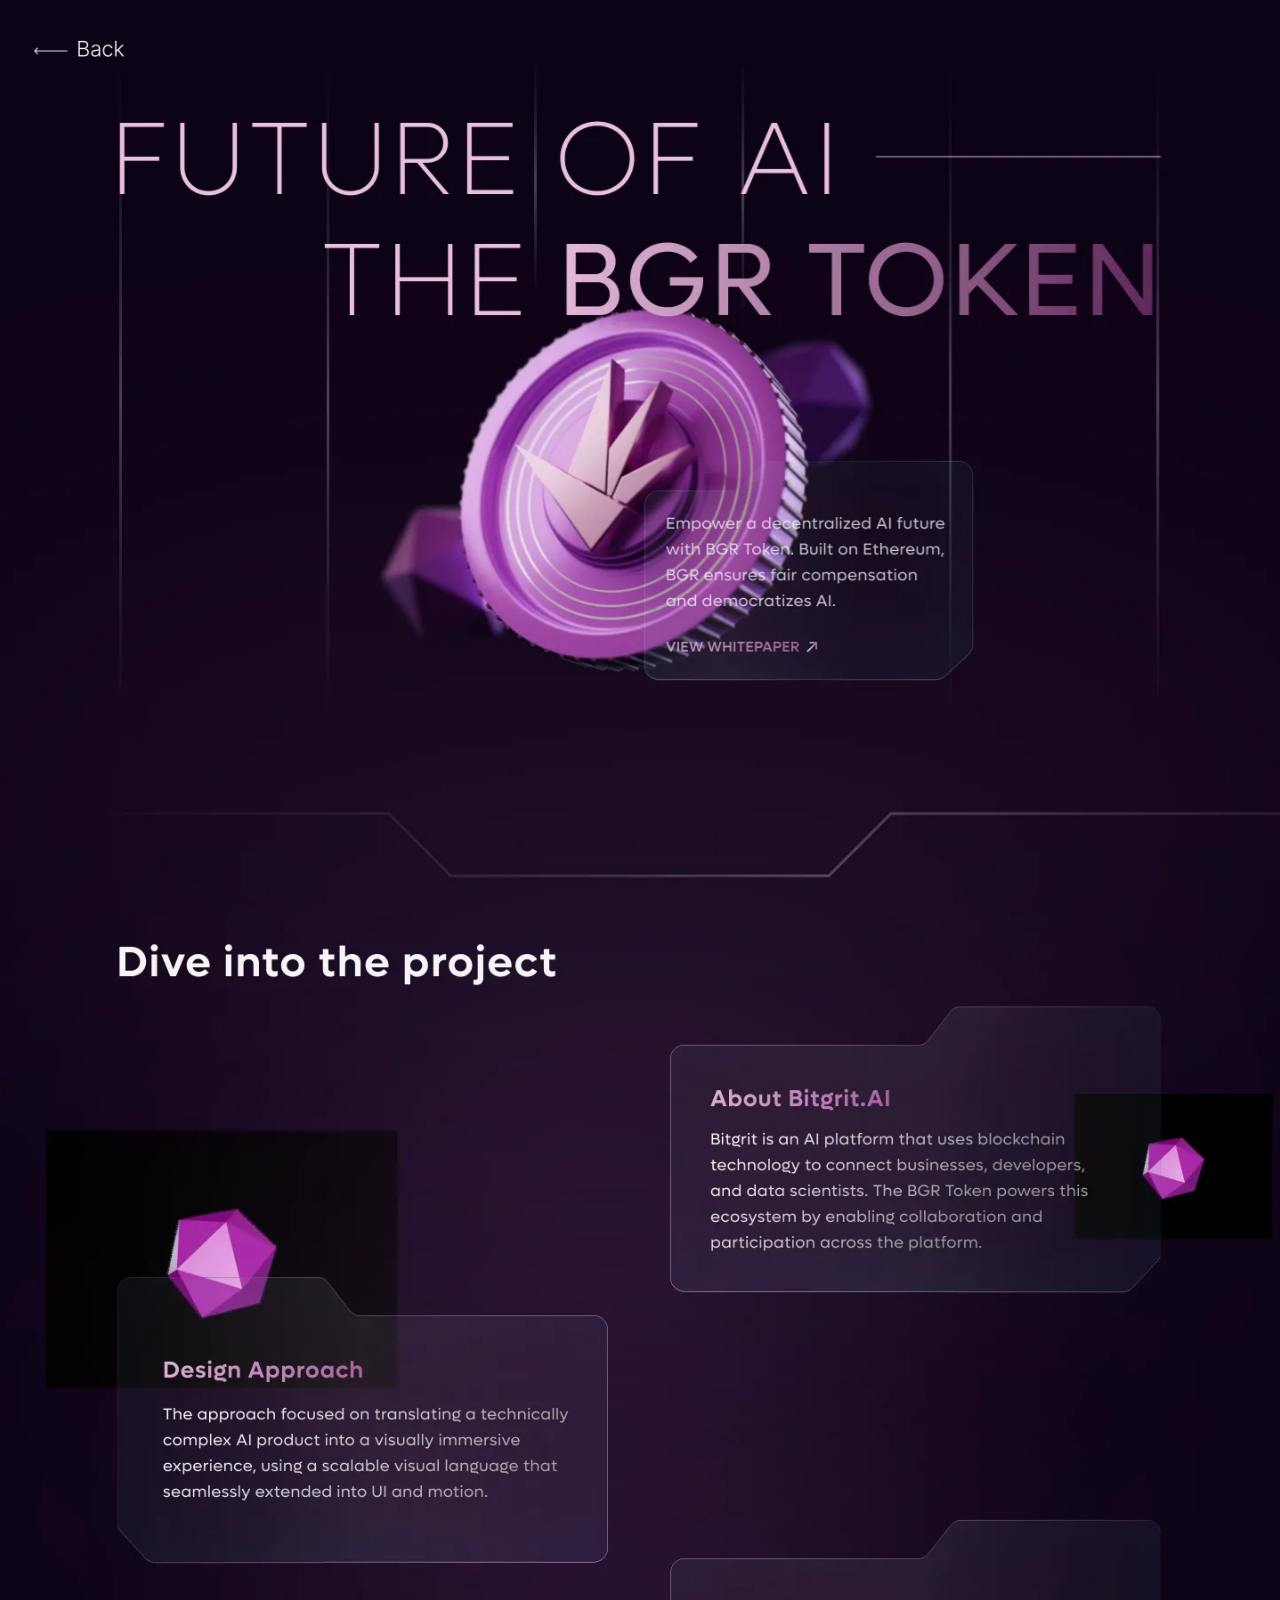
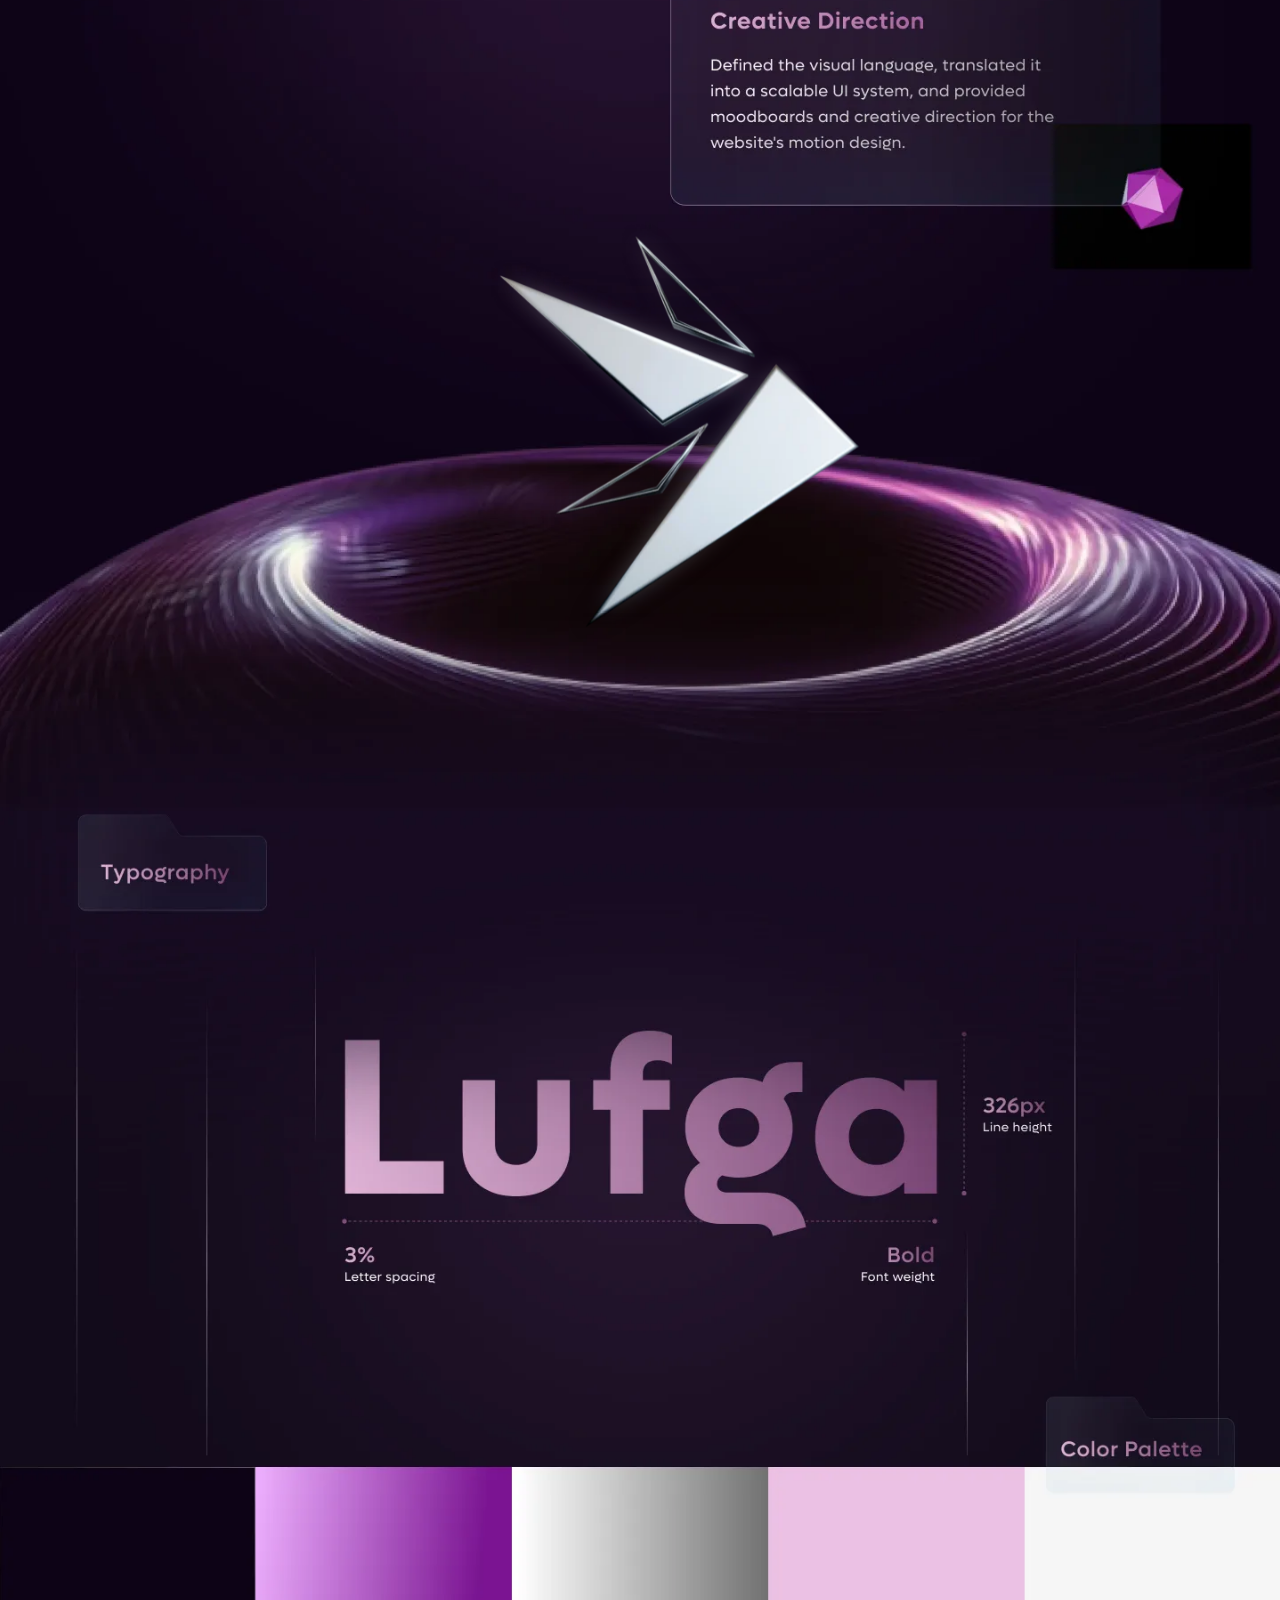
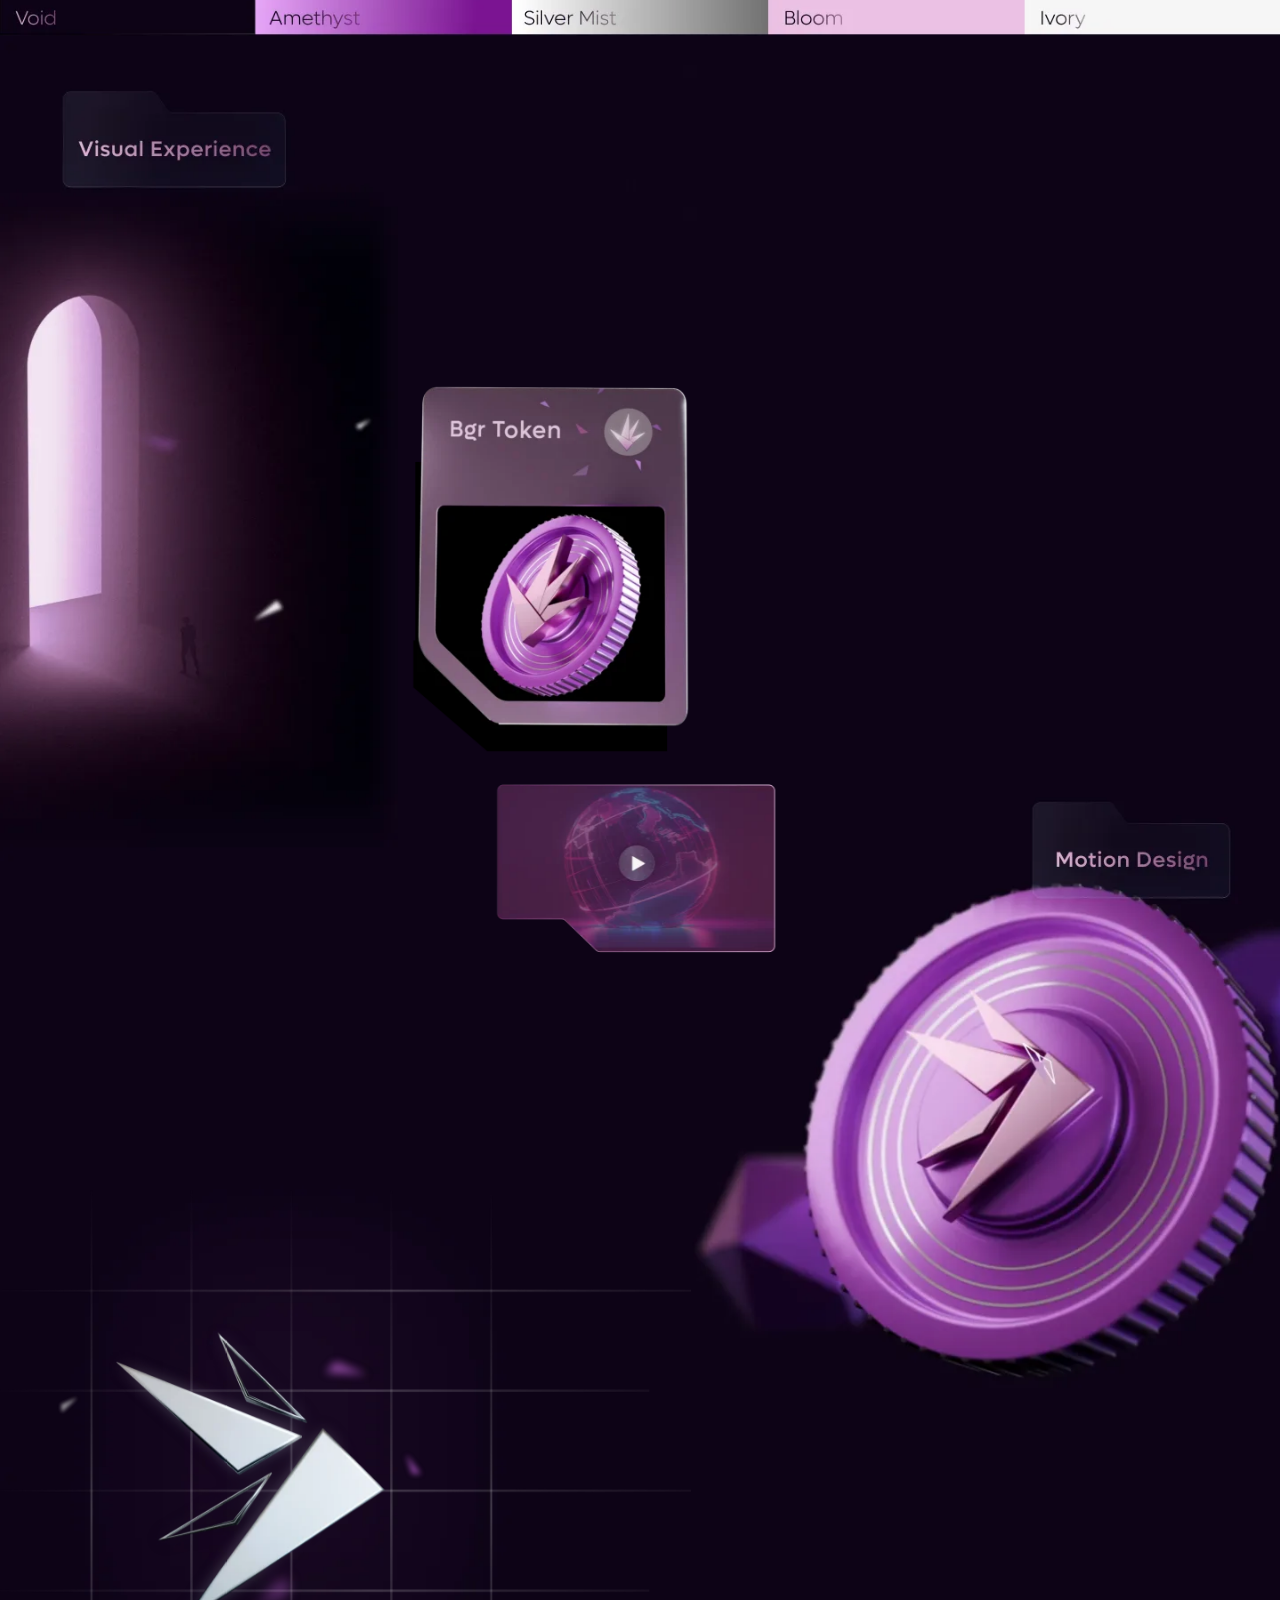
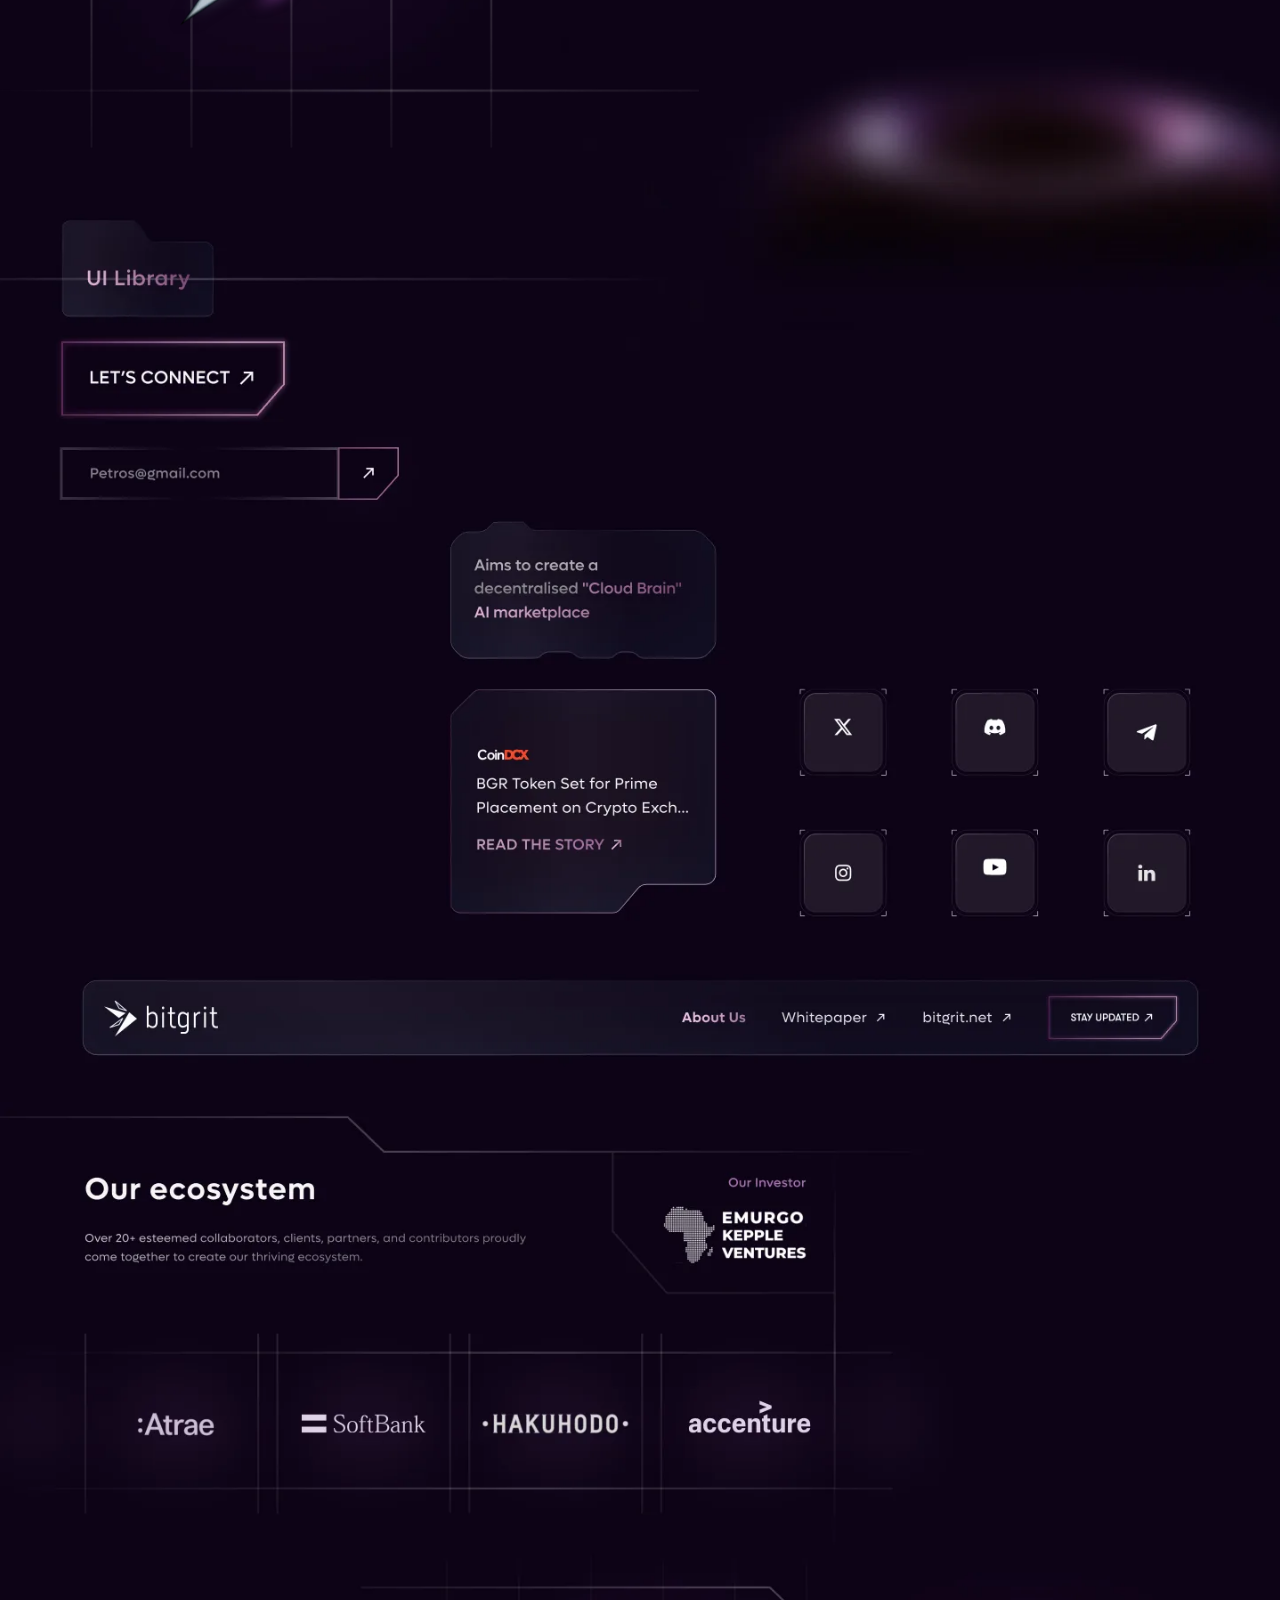
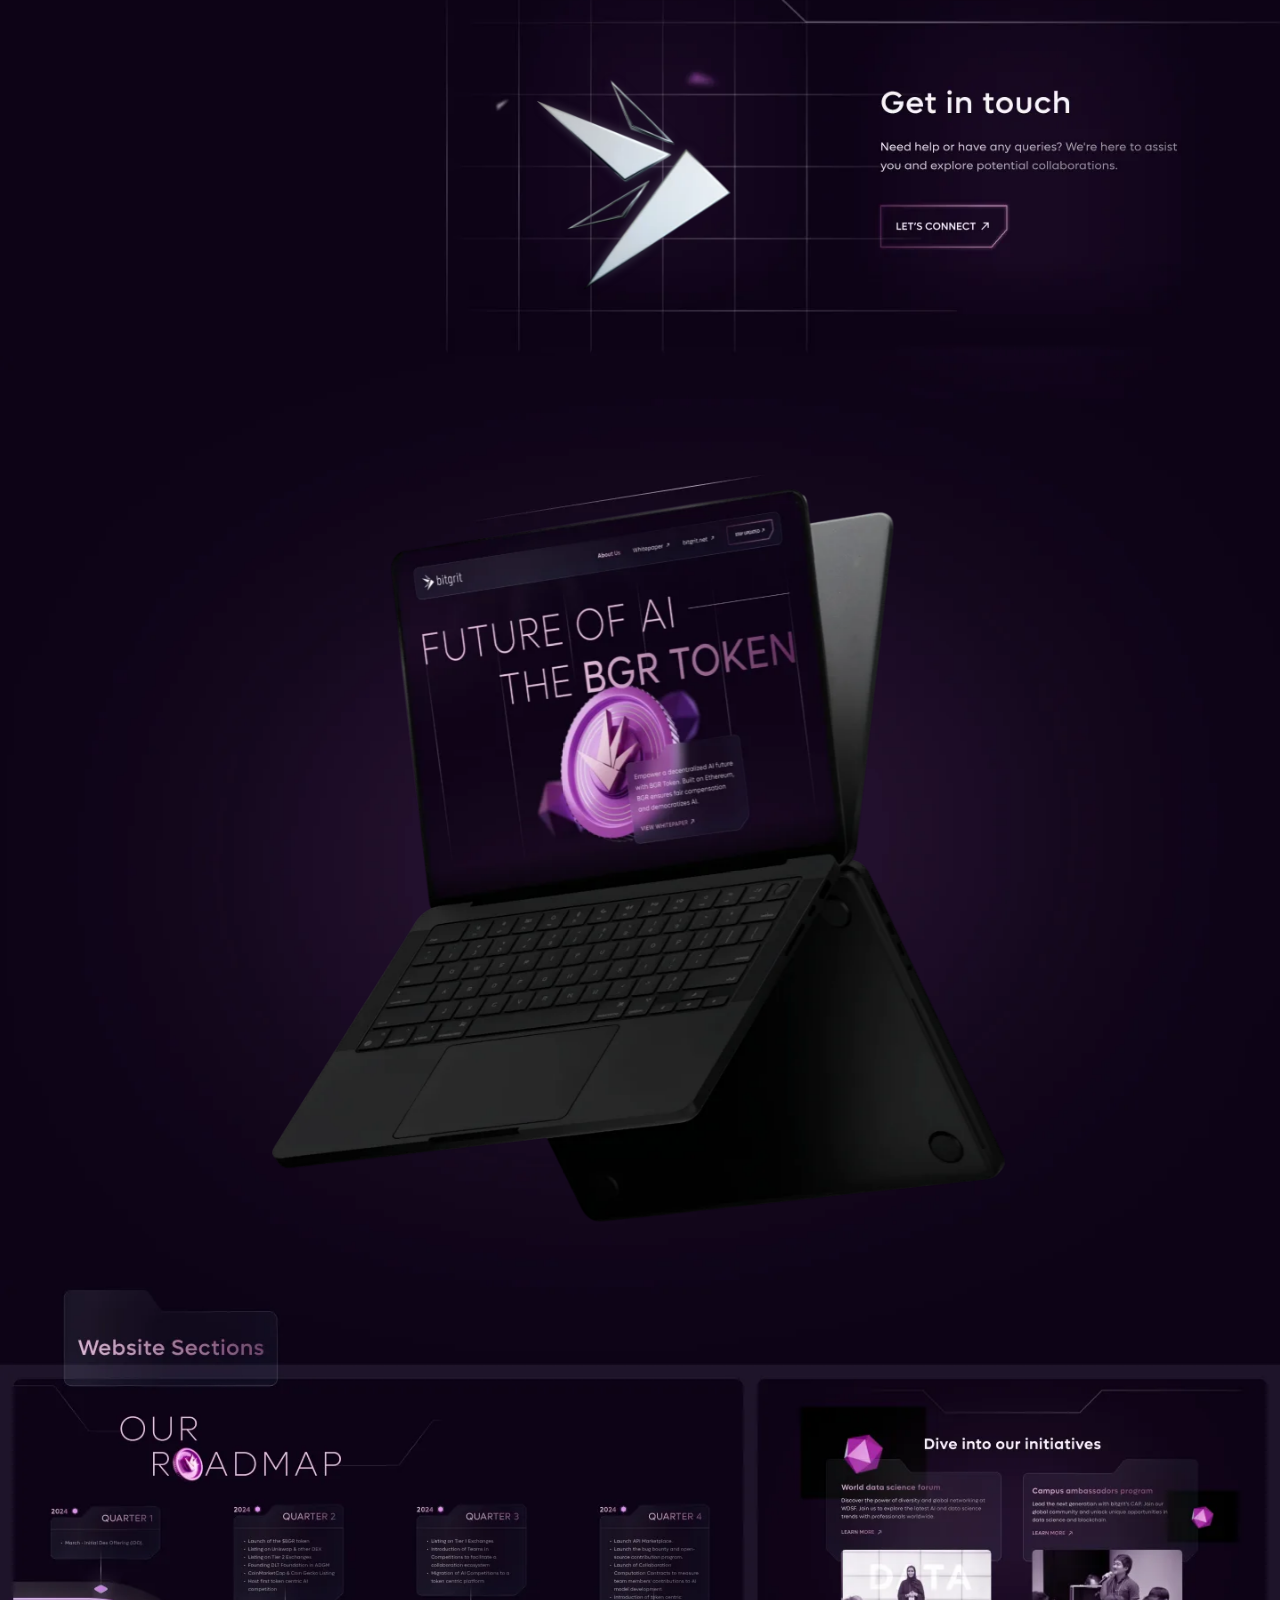
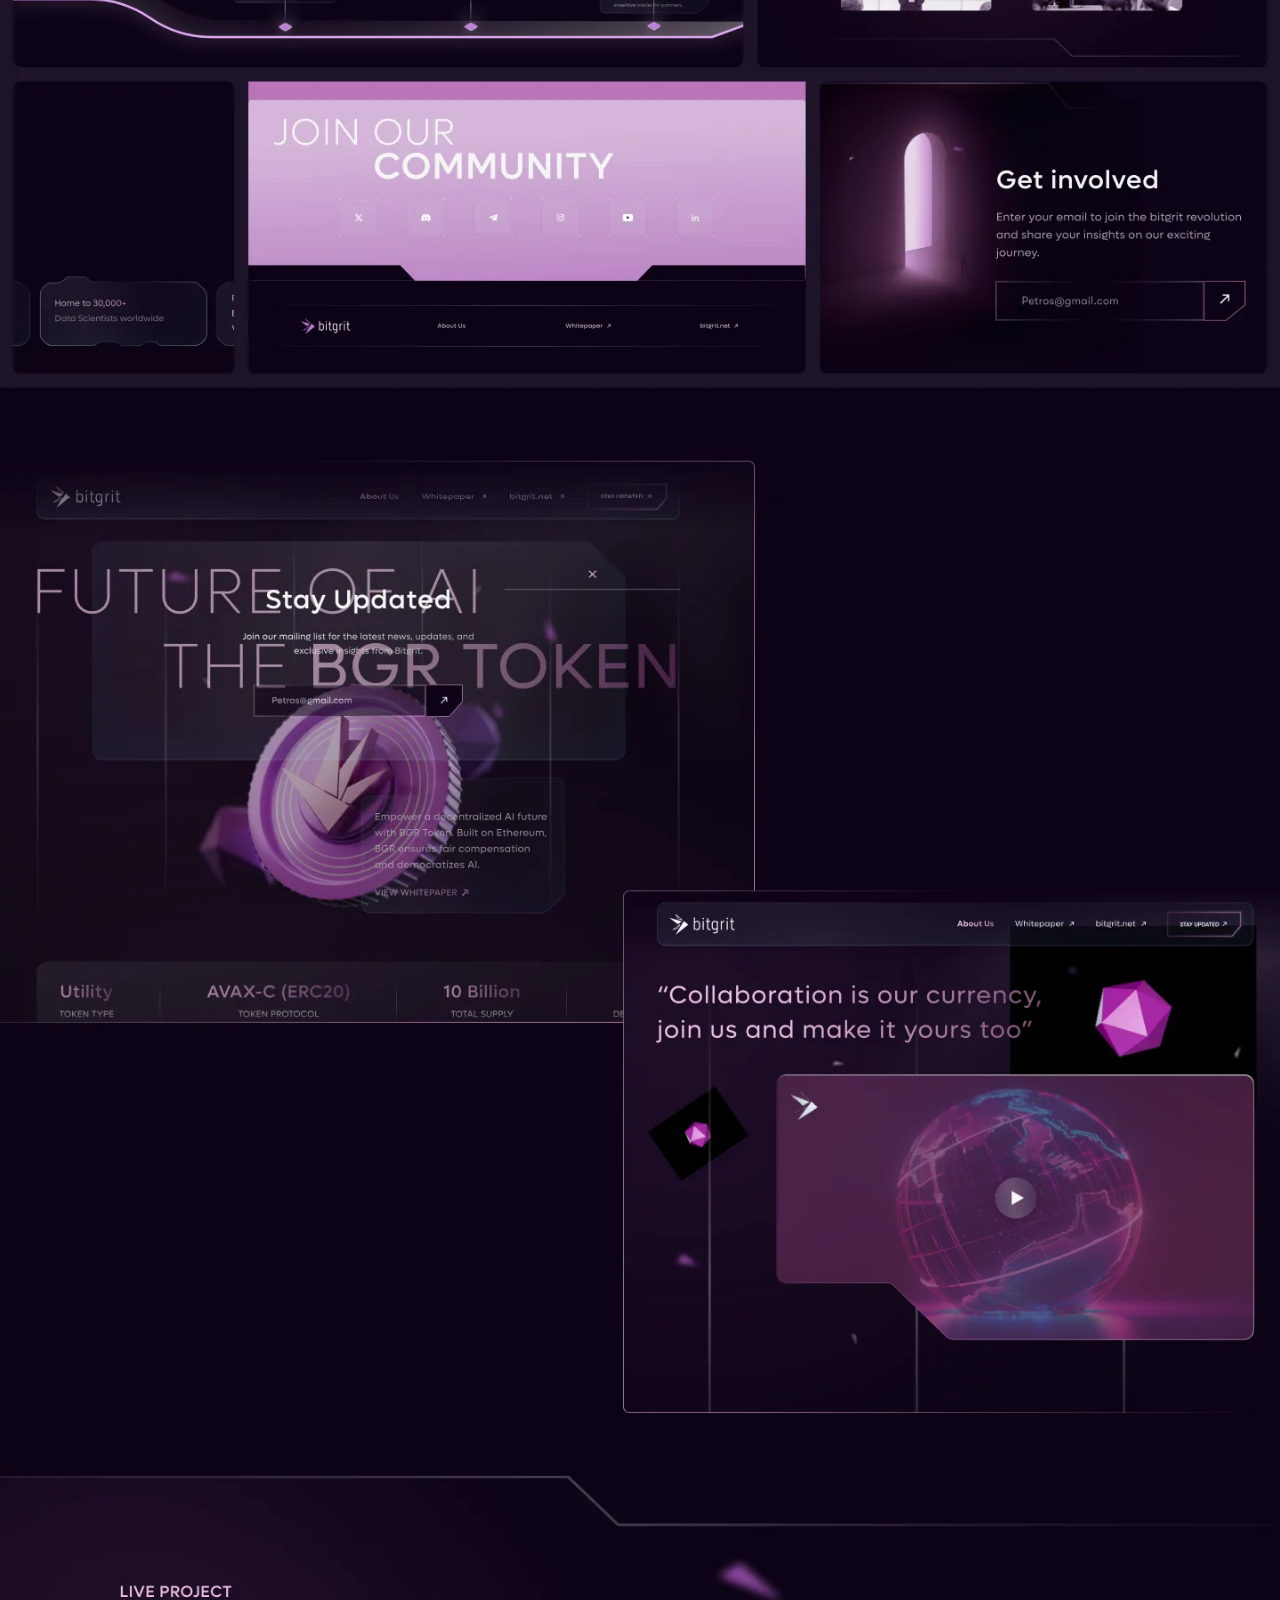
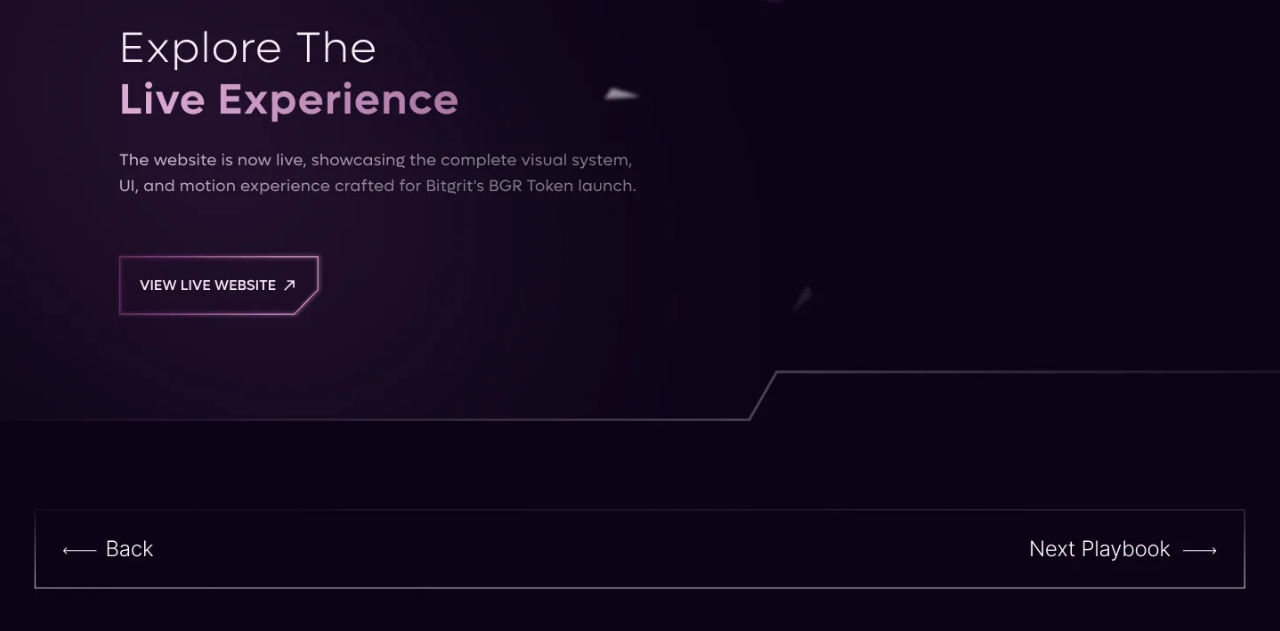
<file: work/bitgrit/index.html>
<!doctype html>
<html lang="en">
<head>
  <meta charset="utf-8">
  <meta name="viewport" content="width=device-width, initial-scale=1">
  <title>Bitgrit — The BGR Token — Wanshika Arora</title>
  <meta name="description" content="Bitgrit: visual identity, motion direction and UI design system for the BGR Token launch. One system, so the website, the product and the film all felt like the same company.">
  <meta name="theme-color" content="#0D0316">
  <meta property="og:title" content="Bitgrit — The BGR Token — Wanshika Arora">
  <meta property="og:description" content="Bitgrit: visual identity, motion direction and UI design system for the BGR Token launch. One system, so the website, the product and the film all felt like the same company.">
  <meta property="og:image" content="img/b0-1x.webp">
  <link rel="icon" href="../../assets/favicon.svg" type="image/svg+xml">
  <link rel="preconnect" href="https://fonts.googleapis.com">
  <link rel="preconnect" href="https://fonts.gstatic.com" crossorigin>
  <link href="https://fonts.googleapis.com/css2?family=Outfit:wght@400;600&display=swap" rel="stylesheet">
  <link rel="stylesheet" href="../../assets/css/case.css">
  <link rel="preload" as="image" href="img/b0-1x.webp" imagesrcset="img/b0-1x.webp 1440w, img/b0.webp 2880w" imagesizes="100vw">
</head>
<body class="cs" style="--bg:#0D0316;--ink:#F6F6FB;--accent:#EBC0E2;--pfont:'Outfit'">
  <div class="cs-progress" aria-hidden="true" data-progress></div>
  <main class="cs-page">
    <h1 class="sr-only">Bitgrit — The BGR Token</h1>
    <p class="sr-only">Bitgrit: visual identity, motion direction and UI design system for the BGR Token launch. One system, so the website, the product and the film all felt like the same company.</p>
<section class="cs-band cs-band--intro" style="--ar:1440/1000">
  <picture><img src="img/b0-1x.webp" srcset="img/b0-1x.webp 1440w, img/b0.webp 2880w" sizes="100vw" width="1440" height="1000" alt="" loading="eager" decoding="async" fetchpriority="high"></picture>
  <a class="cs-hot" href="../../#p=bitgrit" style="left:2.0833%;top:3.6000%;width:9.0278%;height:4.0000%"><span class="sr-only">Back</span></a>
</section>
<section class="cs-band" style="--ar:1440/1600">
  <picture><source media="(max-width: 760px)" srcset="img/b1-m-1x.webp"><img src="img/b1-1x.webp" srcset="img/b1-1x.webp 1440w, img/b1.webp 2880w" sizes="100vw" width="1440" height="1600" alt="" loading="lazy" decoding="async"></picture>
  <div class="cs-layer" data-motion="float" data-depth="80" style="left:36.9444%;top:61.7500%;width:35.3472%"><div class="cs-layer__in"><img src="img/l0-1x.webp" srcset="img/l0-1x.webp 509w, img/l0.webp 1018w" sizes="35.3472vw" width="509" height="559" alt="" loading="lazy" decoding="async"></div></div>
</section>
<div class="cs-panel" data-reveal><h2>Dive into the project</h2><ul><li><h3>About Bitgrit.AI</h3><p>Bitgrit is an AI platform that uses blockchain technology to connect businesses, developers, and data scientists. The BGR Token powers this ecosystem by enabling collaboration and participation across the platform.</p></li><li><h3>Design Approach</h3><p>The approach focused on translating a technically complex AI product into a visually immersive experience, using a scalable visual language that seamlessly extended into UI and motion.</p></li><li><h3>Creative Direction</h3><p>Defined the visual language, translated it into a scalable UI system, and provided moodboards and creative direction for the website’s motion design.</p></li></ul></div>
<section class="cs-band" style="--ar:1440/1040">
  <picture><img src="img/b2-1x.webp" srcset="img/b2-1x.webp 1440w, img/b2.webp 2880w" sizes="100vw" width="1440" height="1040" alt="" loading="lazy" decoding="async"></picture>
</section>
<section class="cs-band" style="--ar:1440/1610">
  <picture><img src="img/b3-1x.webp" srcset="img/b3-1x.webp 1440w, img/b3.webp 2880w" sizes="100vw" width="1440" height="1610" alt="" loading="lazy" decoding="async"></picture>
  <div class="cs-layer" data-motion="tilt" data-depth="50" style="left:30.0000%;top:20.6832%;width:25.8333%"><div class="cs-layer__in"><img src="img/l1-1x.webp" srcset="img/l1-1x.webp 372w, img/l1.webp 744w" sizes="25.8333vw" width="372" height="471" alt="" loading="lazy" decoding="async"></div></div>
  <div class="cs-layer" data-motion="float" data-depth="60" style="left:33.6806%;top:45.8385%;width:30.0000%"><div class="cs-layer__in"><img src="img/l2-1x.webp" srcset="img/l2-1x.webp 432w, img/l2.webp 864w" sizes="30.0000vw" width="432" height="321" alt="" loading="lazy" decoding="async"></div></div>
  <div class="cs-layer" data-motion="float" data-depth="50" style="left:0.0000%;top:78.4472%;width:55.3472%"><div class="cs-layer__in"><img src="img/l3-1x.webp" srcset="img/l3-1x.webp 797w, img/l3.webp 1594w" sizes="55.3472vw" width="797" height="647" alt="" loading="lazy" decoding="async"></div></div>
</section>
<section class="cs-band" style="--ar:1440/1390">
  <picture><img src="img/b4-1x.webp" srcset="img/b4-1x.webp 1440w, img/b4.webp 2880w" sizes="100vw" width="1440" height="1390" alt="" loading="lazy" decoding="async"></picture>
</section>
<section class="cs-band" style="--ar:1440/960">
  <picture><img src="img/b5-1x.webp" srcset="img/b5-1x.webp 1440w, img/b5.webp 2880w" sizes="100vw" width="1440" height="960" alt="" loading="lazy" decoding="async"></picture>
  <div class="cs-layer" data-motion="float" data-depth="60" style="left:40.1389%;top:58.6458%;width:20.2778%"><div class="cs-layer__in"><img src="img/l4-1x.webp" srcset="img/l4-1x.webp 292w, img/l4.webp 584w" sizes="20.2778vw" width="292" height="320" alt="" loading="lazy" decoding="async"></div></div>
</section>
<section class="cs-band" style="--ar:1440/1040">
  <picture><img src="img/b6-1x.webp" srcset="img/b6-1x.webp 1440w, img/b6.webp 2880w" sizes="100vw" width="1440" height="1040" alt="" loading="lazy" decoding="async"></picture>
  <div class="cs-layer" data-motion="rise" data-depth="40" style="left:8.6806%;top:4.7115%;width:84.6528%"><div class="cs-layer__in"><img src="img/l5-1x.webp" srcset="img/l5-1x.webp 1219w, img/l5.webp 2438w" sizes="84.6528vw" width="1219" height="972" alt="" loading="lazy" decoding="async"></div></div>
</section>
<section class="cs-band" style="--ar:1440/920">
  <picture><img src="img/b7-1x.webp" srcset="img/b7-1x.webp 1440w, img/b7.webp 2880w" sizes="100vw" width="1440" height="920" alt="" loading="lazy" decoding="async"></picture>
</section>
<section class="cs-band" style="--ar:1440/1080">
  <picture><img src="img/b8-1x.webp" srcset="img/b8-1x.webp 1440w, img/b8.webp 2880w" sizes="100vw" width="1440" height="1080" alt="" loading="lazy" decoding="async"></picture>
  <div class="cs-layer" data-motion="tilt" data-depth="30" style="left:40.6250%;top:13.9815%;width:59.3750%"><div class="cs-layer__in"><img src="img/l6-1x.webp" srcset="img/l6-1x.webp 855w, img/l6.webp 1710w" sizes="59.3750vw" width="855" height="1125" alt="" loading="lazy" decoding="async"></div></div>
</section>
<section class="cs-band" style="--ar:1440/868">
  <picture><source media="(max-width: 760px)" srcset="img/b9-m-1x.webp"><img src="img/b9-1x.webp" srcset="img/b9-1x.webp 1440w, img/b9.webp 2880w" sizes="100vw" width="1440" height="868" alt="" loading="lazy" decoding="async"></picture>
  <a class="cs-hot cs-hot--desk" href="https://bitgrit.net/" target="_blank" rel="noopener" style="left:9.4444%;top:51.6129%;width:15.4861%;height:7.4885%"><span class="sr-only">View live website</span></a>
  <a class="cs-hot" href="../../#p=bitgrit" style="left:2.8472%;top:84.3318%;width:27.7778%;height:10.1382%"><span class="sr-only">Back</span></a>
  <a class="cs-hot" href="../lumineve/" style="left:69.4444%;top:84.3318%;width:27.7778%;height:10.1382%"><span class="sr-only">Next Playbook</span></a>
</section>
<div class="cs-panel" data-reveal><span class="cs-kicker">Live project</span><h2>Explore The Live Experience</h2><p>The website is now live, showcasing the complete visual system, UI, and motion experience crafted for Bitgrit’s BGR Token launch.</p><p><a href="https://bitgrit.net/" target="_blank" rel="noopener">View live website ↗</a></p></div>
  </main>
  <script src="../../assets/js/case.js" defer></script>
</body>
</html>
</file>
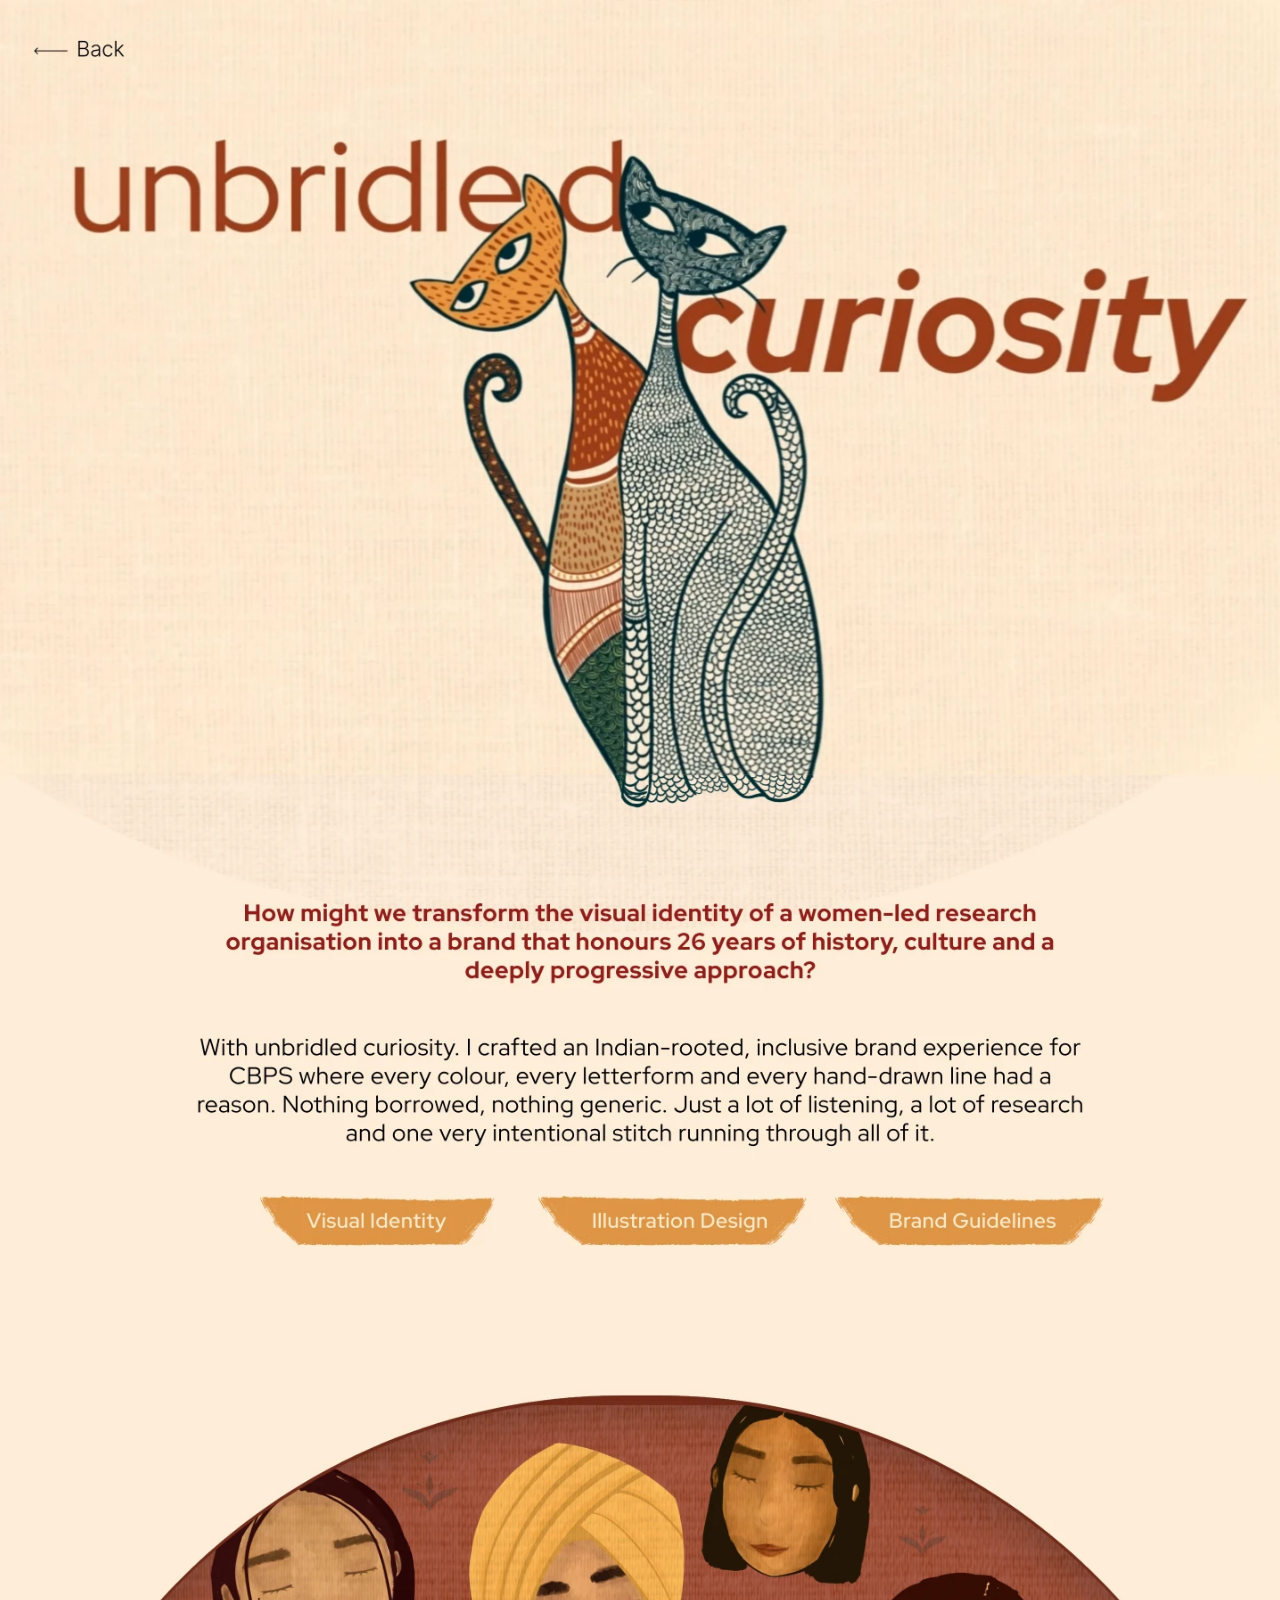
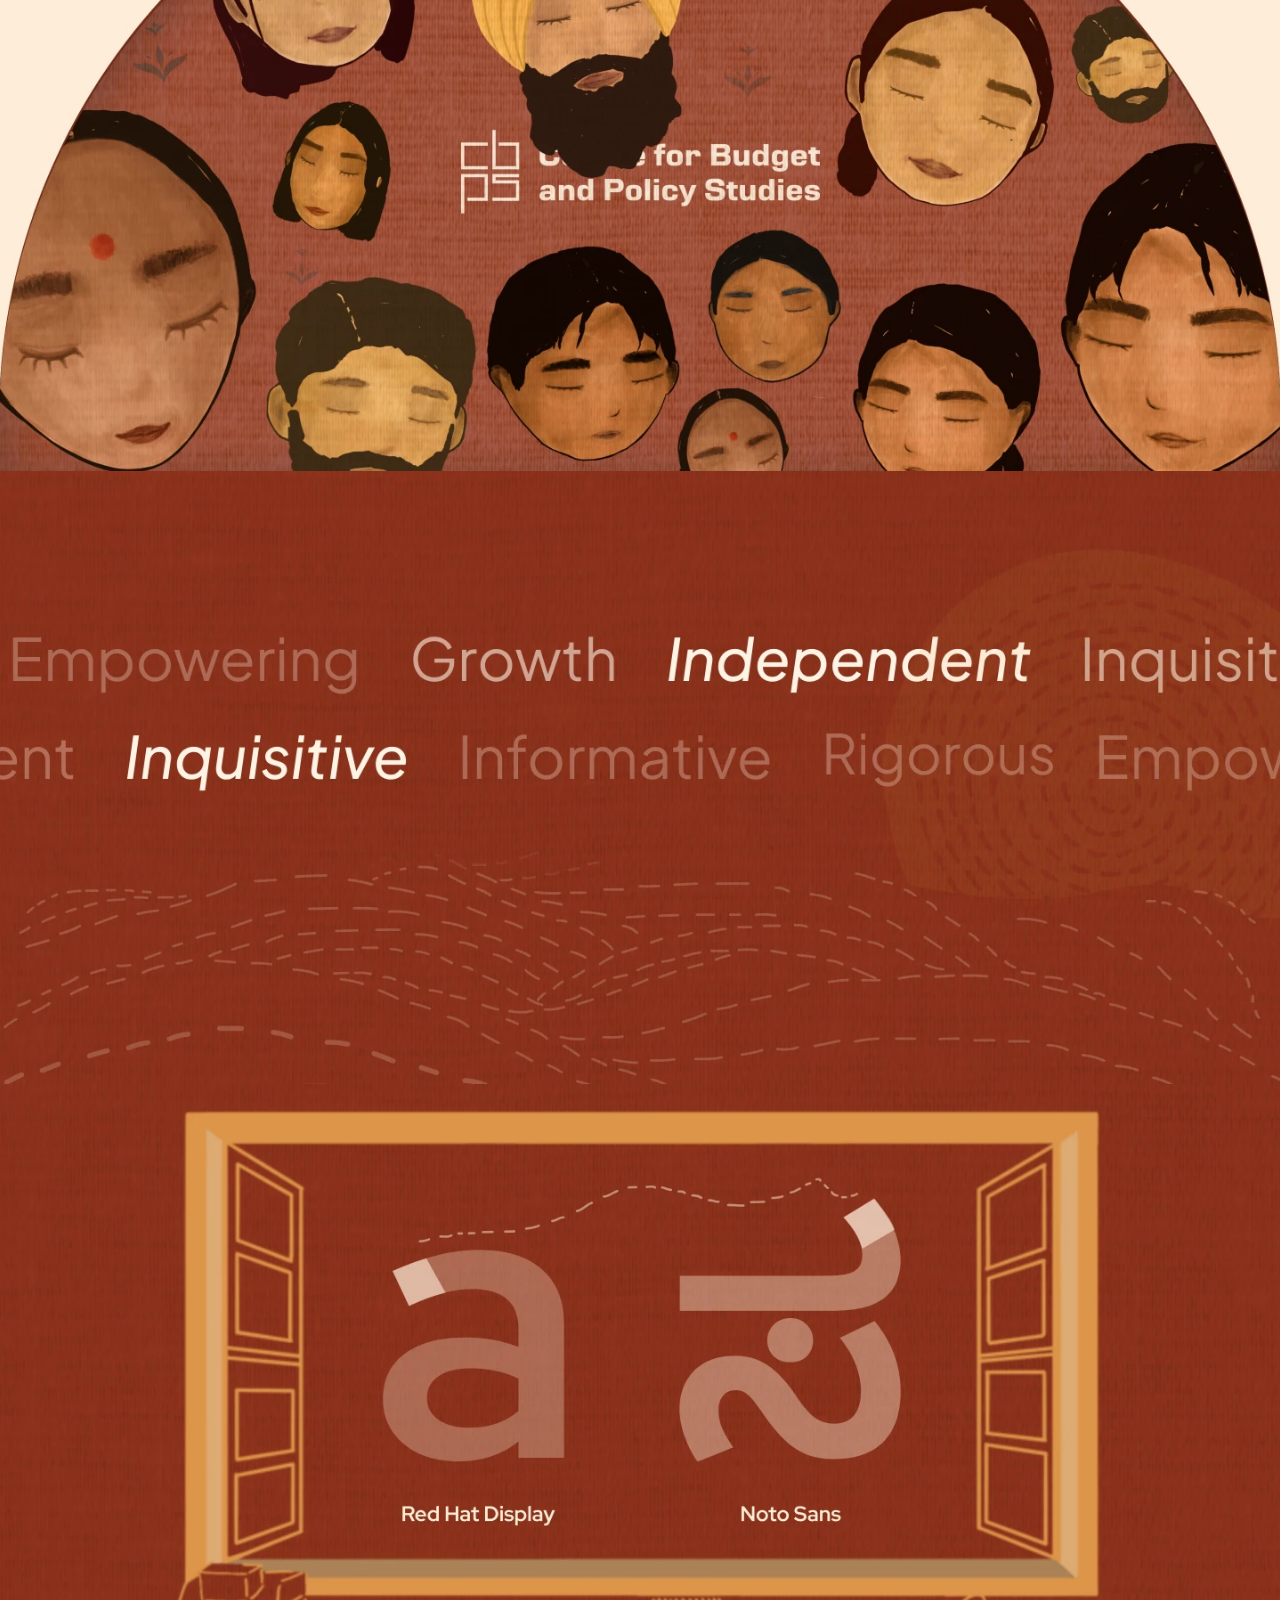
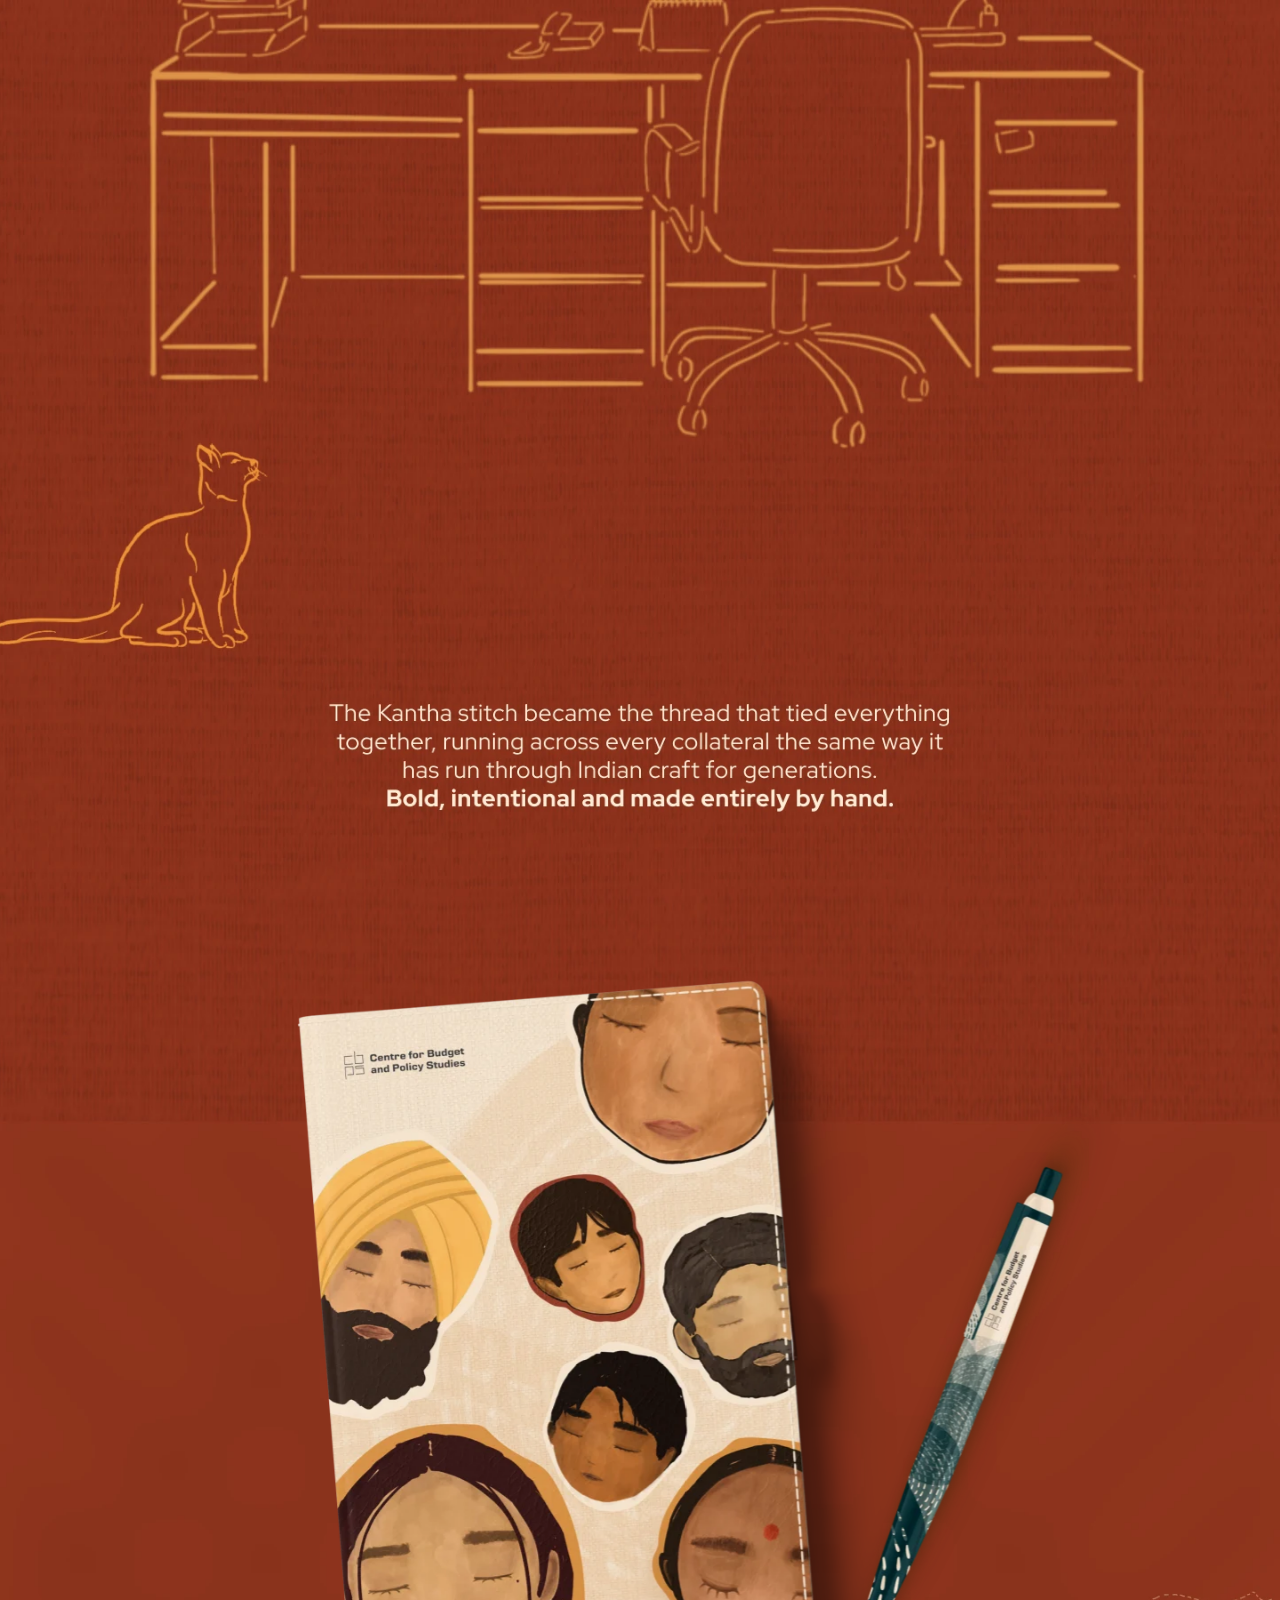
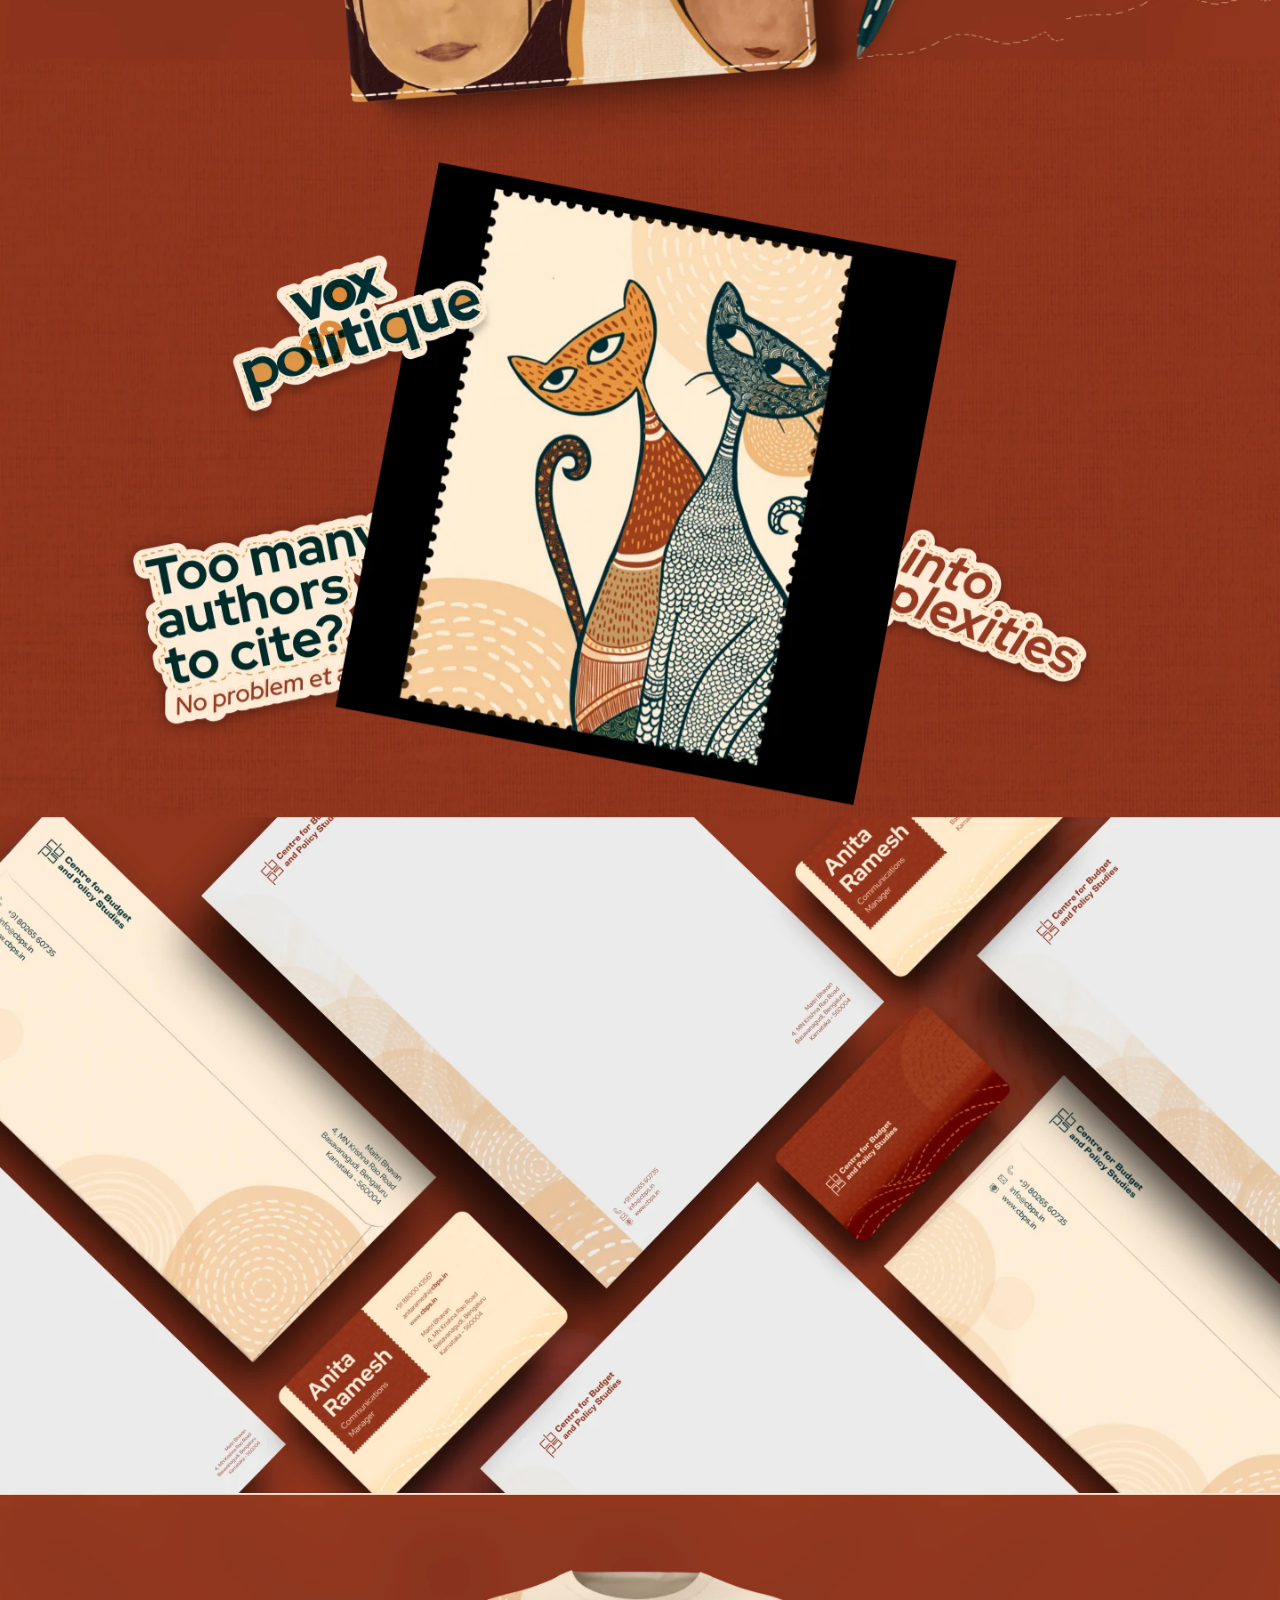
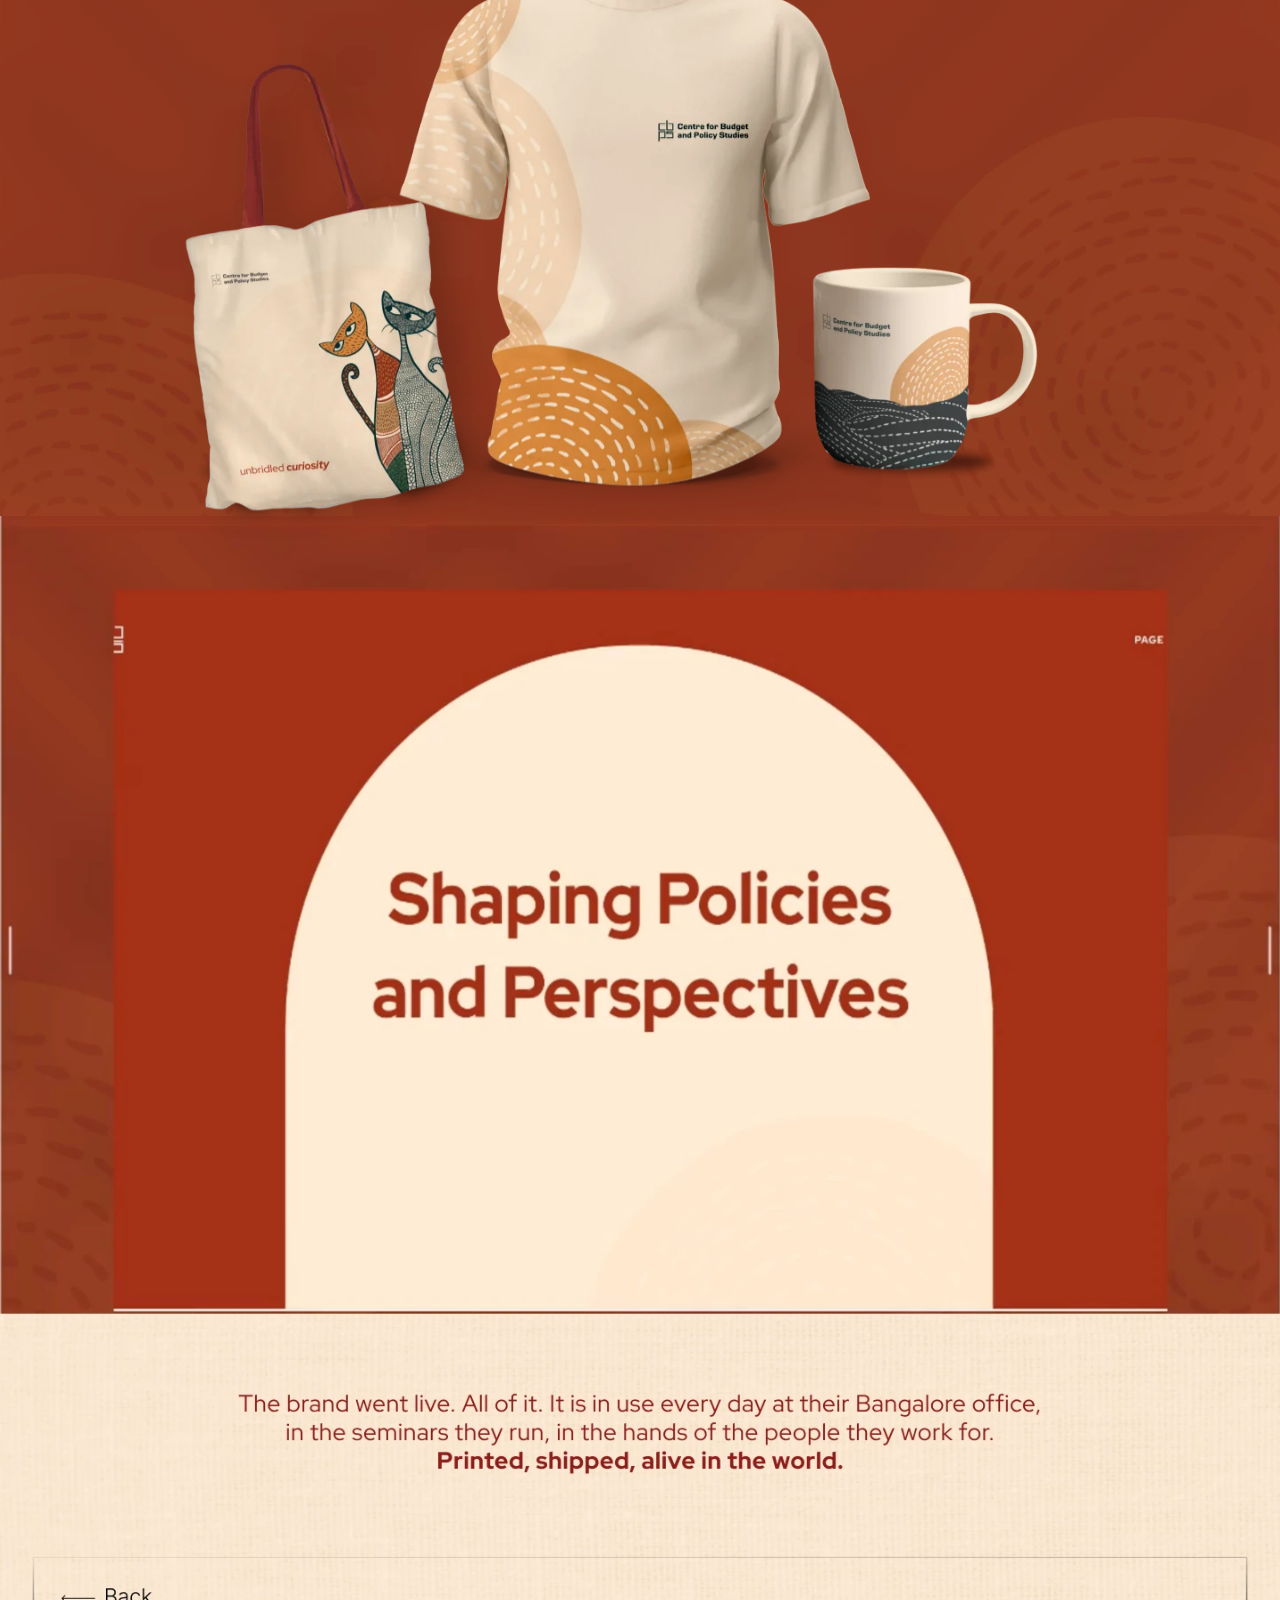
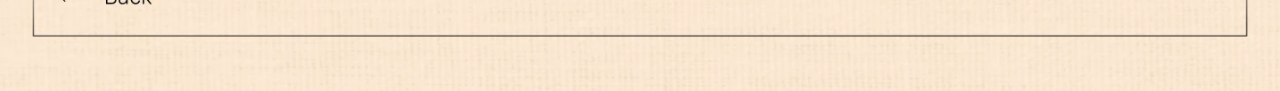
<file: work/cbps/index.html>
<!doctype html>
<html lang="en">
<head>
  <meta charset="utf-8">
  <meta name="viewport" content="width=device-width, initial-scale=1">
  <title>CBPS — Unbridled Curiosity — Wanshika Arora</title>
  <meta name="description" content="CBPS: visual identity, illustration system and brand guidelines for a women-led policy research organisation. Serious research that needed to stop looking intimidating.">
  <meta name="theme-color" content="#FFEDD8">
  <meta property="og:title" content="CBPS — Unbridled Curiosity — Wanshika Arora">
  <meta property="og:description" content="CBPS: visual identity, illustration system and brand guidelines for a women-led policy research organisation. Serious research that needed to stop looking intimidating.">
  <meta property="og:image" content="img/b0-1x.webp">
  <link rel="icon" href="../../assets/favicon.svg" type="image/svg+xml">
  <link rel="preconnect" href="https://fonts.googleapis.com">
  <link rel="preconnect" href="https://fonts.gstatic.com" crossorigin>
  <link href="https://fonts.googleapis.com/css2?family=Red+Hat+Display:wght@400;700&display=swap" rel="stylesheet">
  <link rel="stylesheet" href="../../assets/css/case.css">
  <link rel="preload" as="image" href="img/b0-1x.webp" imagesrcset="img/b0-1x.webp 1440w, img/b0.webp 2880w" imagesizes="100vw">
</head>
<body class="cs" style="--bg:#FFEDD8;--ink:#5A1F10;--accent:#A3361C;--pfont:'Red Hat Display'">
  <div class="cs-progress" aria-hidden="true" data-progress></div>
  <main class="cs-page">
    <h1 class="sr-only">CBPS — Unbridled Curiosity</h1>
    <p class="sr-only">CBPS: visual identity, illustration system and brand guidelines for a women-led policy research organisation. Serious research that needed to stop looking intimidating.</p>
<section class="cs-band cs-band--intro" style="--ar:1440/1000">
  <picture><img src="img/b0-1x.webp" srcset="img/b0-1x.webp 1440w, img/b0.webp 2880w" sizes="100vw" width="1440" height="1000" alt="" loading="eager" decoding="async" fetchpriority="high"></picture>
  <a class="cs-hot" href="../../#p=cbps" style="left:2.0833%;top:3.6000%;width:9.0278%;height:4.0000%"><span class="sr-only">Back</span></a>
</section>
<section class="cs-band" style="--ar:1440/500">
  <picture><source media="(max-width: 760px)" srcset="img/b1-m-1x.webp"><img src="img/b1-1x.webp" srcset="img/b1-1x.webp 1440w, img/b1.webp 2880w" sizes="100vw" width="1440" height="500" alt="" loading="lazy" decoding="async"></picture>
</section>
<div class="cs-panel" data-reveal><h2>How might we transform the visual identity of a women-led research organisation into a brand that honours 26 years of history, culture and a deeply progressive approach?</h2><p>With unbridled curiosity. I crafted an Indian-rooted, inclusive brand experience for CBPS where every colour, every letterform and every hand-drawn line had a reason. Nothing borrowed, nothing generic. Just a lot of listening, a lot of research and one very intentional stitch running through all of it.</p><p class="cs-tags">Visual Identity · Illustration Design · Brand Guidelines</p></div>
<section class="cs-band" style="--ar:1440/830">
  <picture><img src="img/b2-1x.webp" srcset="img/b2-1x.webp 1440w, img/b2.webp 2880w" sizes="100vw" width="1440" height="830" alt="" loading="lazy" decoding="async"></picture>
</section>
<section class="cs-band" style="--ar:1440/1270">
  <picture><img src="img/b3-1x.webp" srcset="img/b3-1x.webp 1440w, img/b3.webp 2880w" sizes="100vw" width="1440" height="1270" alt="" loading="lazy" decoding="async"></picture>
</section>
<section class="cs-band" style="--ar:1440/1000">
  <picture><source media="(max-width: 760px)" srcset="img/b4-m-1x.webp"><img src="img/b4-1x.webp" srcset="img/b4-1x.webp 1440w, img/b4.webp 2880w" sizes="100vw" width="1440" height="1000" alt="" loading="lazy" decoding="async"></picture>
</section>
<div class="cs-panel" data-reveal><p>The Kantha stitch became the thread that tied everything together, running across every collateral the same way it has run through Indian craft for generations. <strong>Bold, intentional and made entirely by hand.</strong></p></div>
<section class="cs-band" style="--ar:1440/1300">
  <picture><img src="img/b5-1x.webp" srcset="img/b5-1x.webp 1440w, img/b5.webp 2880w" sizes="100vw" width="1440" height="1300" alt="" loading="lazy" decoding="async"></picture>
  <div class="cs-layer" data-motion="tilt" data-depth="40" style="left:18.1944%;top:0.3077%;width:78.4028%"><div class="cs-layer__in"><img src="img/l0-1x.webp" srcset="img/l0-1x.webp 1129w, img/l0.webp 2258w" sizes="78.4028vw" width="1129" height="980" alt="" loading="lazy" decoding="async"></div></div>
</section>
<section class="cs-band" style="--ar:1440/1180">
  <picture><img src="img/b6-1x.webp" srcset="img/b6-1x.webp 1440w, img/b6.webp 2880w" sizes="100vw" width="1440" height="1180" alt="" loading="lazy" decoding="async"></picture>
  <div class="cs-layer" data-motion="tilt" data-depth="40" style="left:9.6528%;top:-30.7627%;width:75.9028%"><div class="cs-layer__in"><img src="img/l1-1x.webp" srcset="img/l1-1x.webp 1093w, img/l1.webp 2186w" sizes="75.9028vw" width="1093" height="742" alt="" loading="lazy" decoding="async"></div></div>
</section>
<section class="cs-band" style="--ar:1440/701">
  <picture><img src="img/b7-1x.webp" srcset="img/b7-1x.webp 1440w, img/b7.webp 2880w" sizes="100vw" width="1440" height="701" alt="" loading="lazy" decoding="async"></picture>
  <div class="cs-layer" data-motion="rise" data-depth="30" style="left:30.3472%;top:-0.2853%;width:39.2361%"><div class="cs-layer__in"><img src="img/l2-1x.webp" srcset="img/l2-1x.webp 565w, img/l2.webp 1130w" sizes="39.2361vw" width="565" height="703" alt="" loading="lazy" decoding="async"></div></div>
  <div class="cs-layer" data-motion="float" data-depth="50" style="left:60.6944%;top:54.7789%;width:22.2917%"><div class="cs-layer__in"><img src="img/l3-1x.webp" srcset="img/l3-1x.webp 321w, img/l3.webp 642w" sizes="22.2917vw" width="321" height="286" alt="" loading="lazy" decoding="async"></div></div>
  <div class="cs-layer" data-motion="float" data-depth="35" style="left:0.0000%;top:-10.2710%;width:56.8056%"><div class="cs-layer__in"><img src="img/l4-1x.webp" srcset="img/l4-1x.webp 818w, img/l4.webp 1636w" sizes="56.8056vw" width="818" height="945" alt="" loading="lazy" decoding="async"></div></div>
</section>
<section class="cs-band" style="--ar:1440/919">
  <picture><img src="img/b8-1x.webp" srcset="img/b8-1x.webp 1440w, img/b8.webp 2880w" sizes="100vw" width="1440" height="919" alt="" loading="lazy" decoding="async"></picture>
</section>
<section class="cs-band" style="--ar:1440/401">
  <picture><source media="(max-width: 760px)" srcset="img/b9-m-1x.webp"><img src="img/b9-1x.webp" srcset="img/b9-1x.webp 1440w, img/b9.webp 2880w" sizes="100vw" width="1440" height="401" alt="" loading="lazy" decoding="async"></picture>
  <a class="cs-hot" href="../../#p=cbps" style="left:2.8472%;top:62.5935%;width:27.7778%;height:21.9451%"><span class="sr-only">Back</span></a>
</section>
<div class="cs-panel" data-reveal><p>The brand went live. All of it. It is in use every day at their Bangalore office, in the seminars they run, in the hands of the people they work for. <strong>Printed, shipped, alive in the world.</strong></p><p><a href="http://www.cbps.in/" target="_blank" rel="noopener">cbps.in ↗</a></p></div>
  </main>
  <script src="../../assets/js/case.js" defer></script>
</body>
</html>
</file>
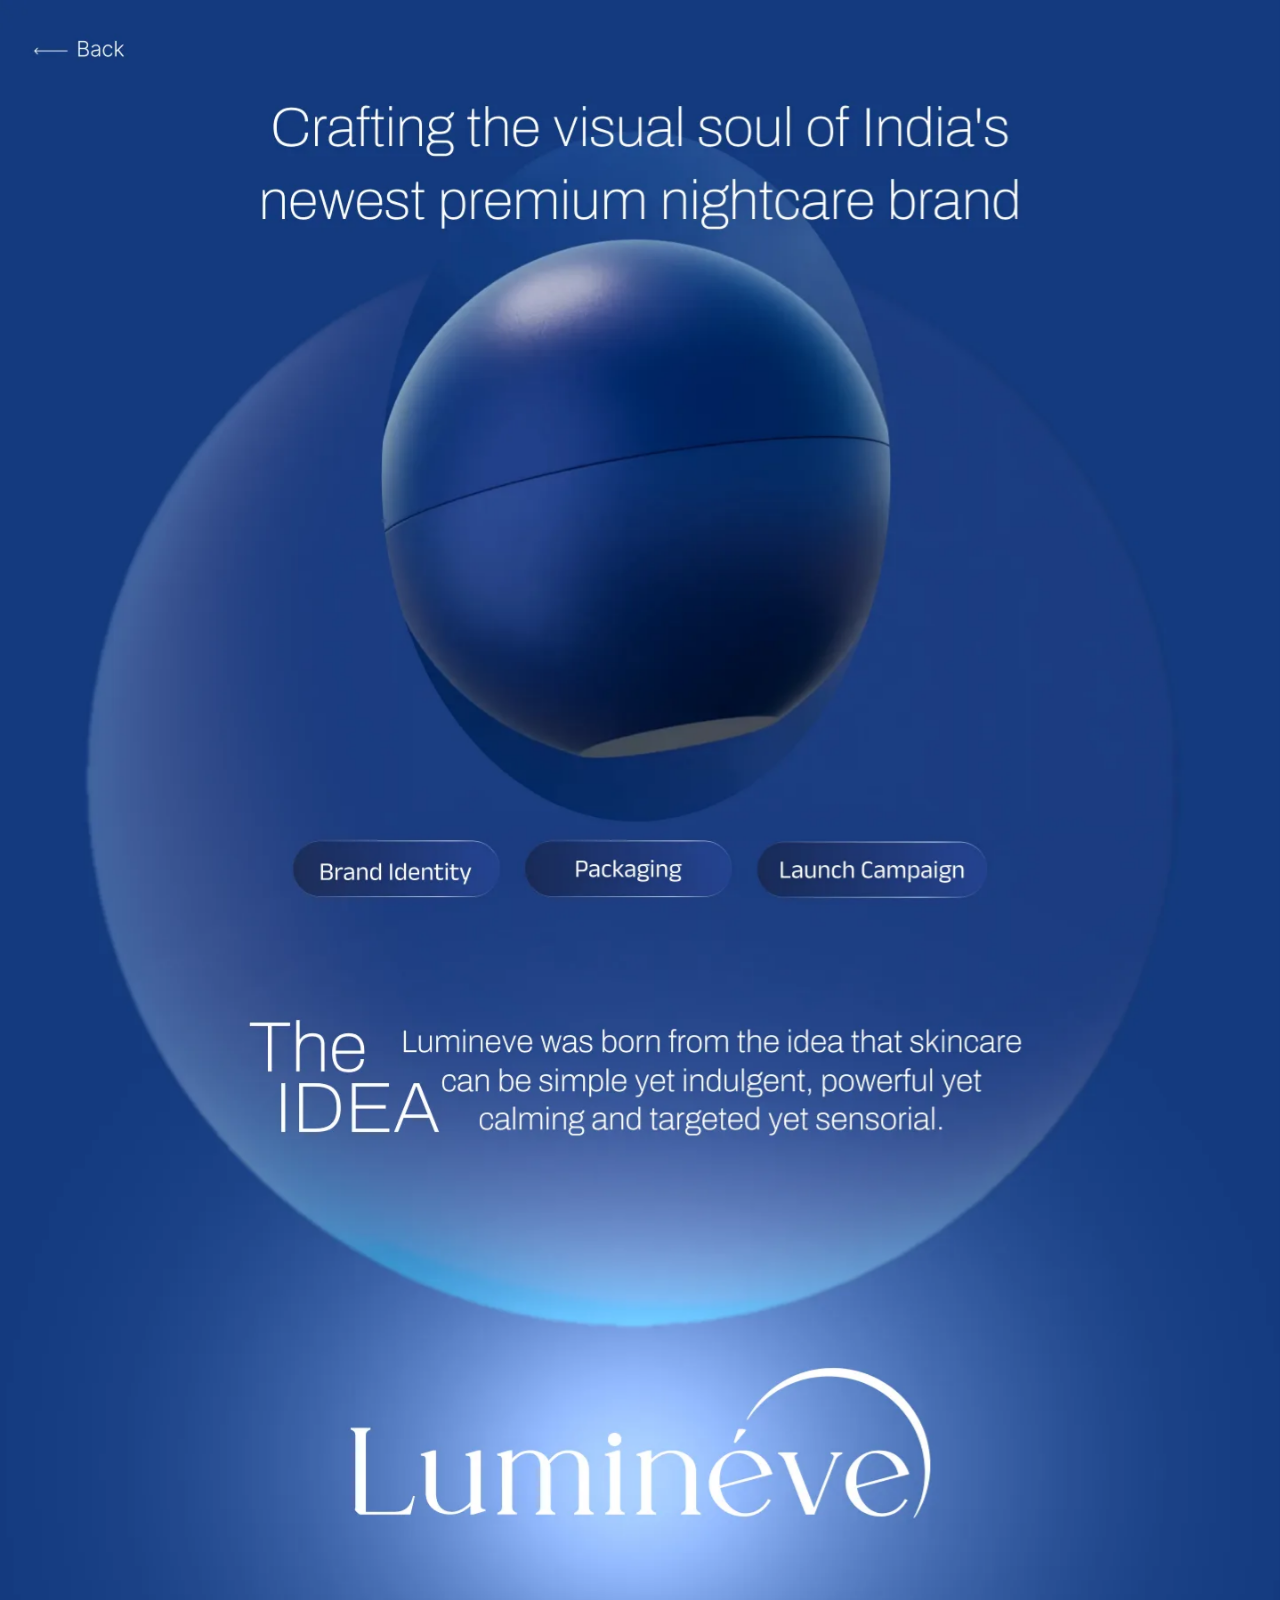
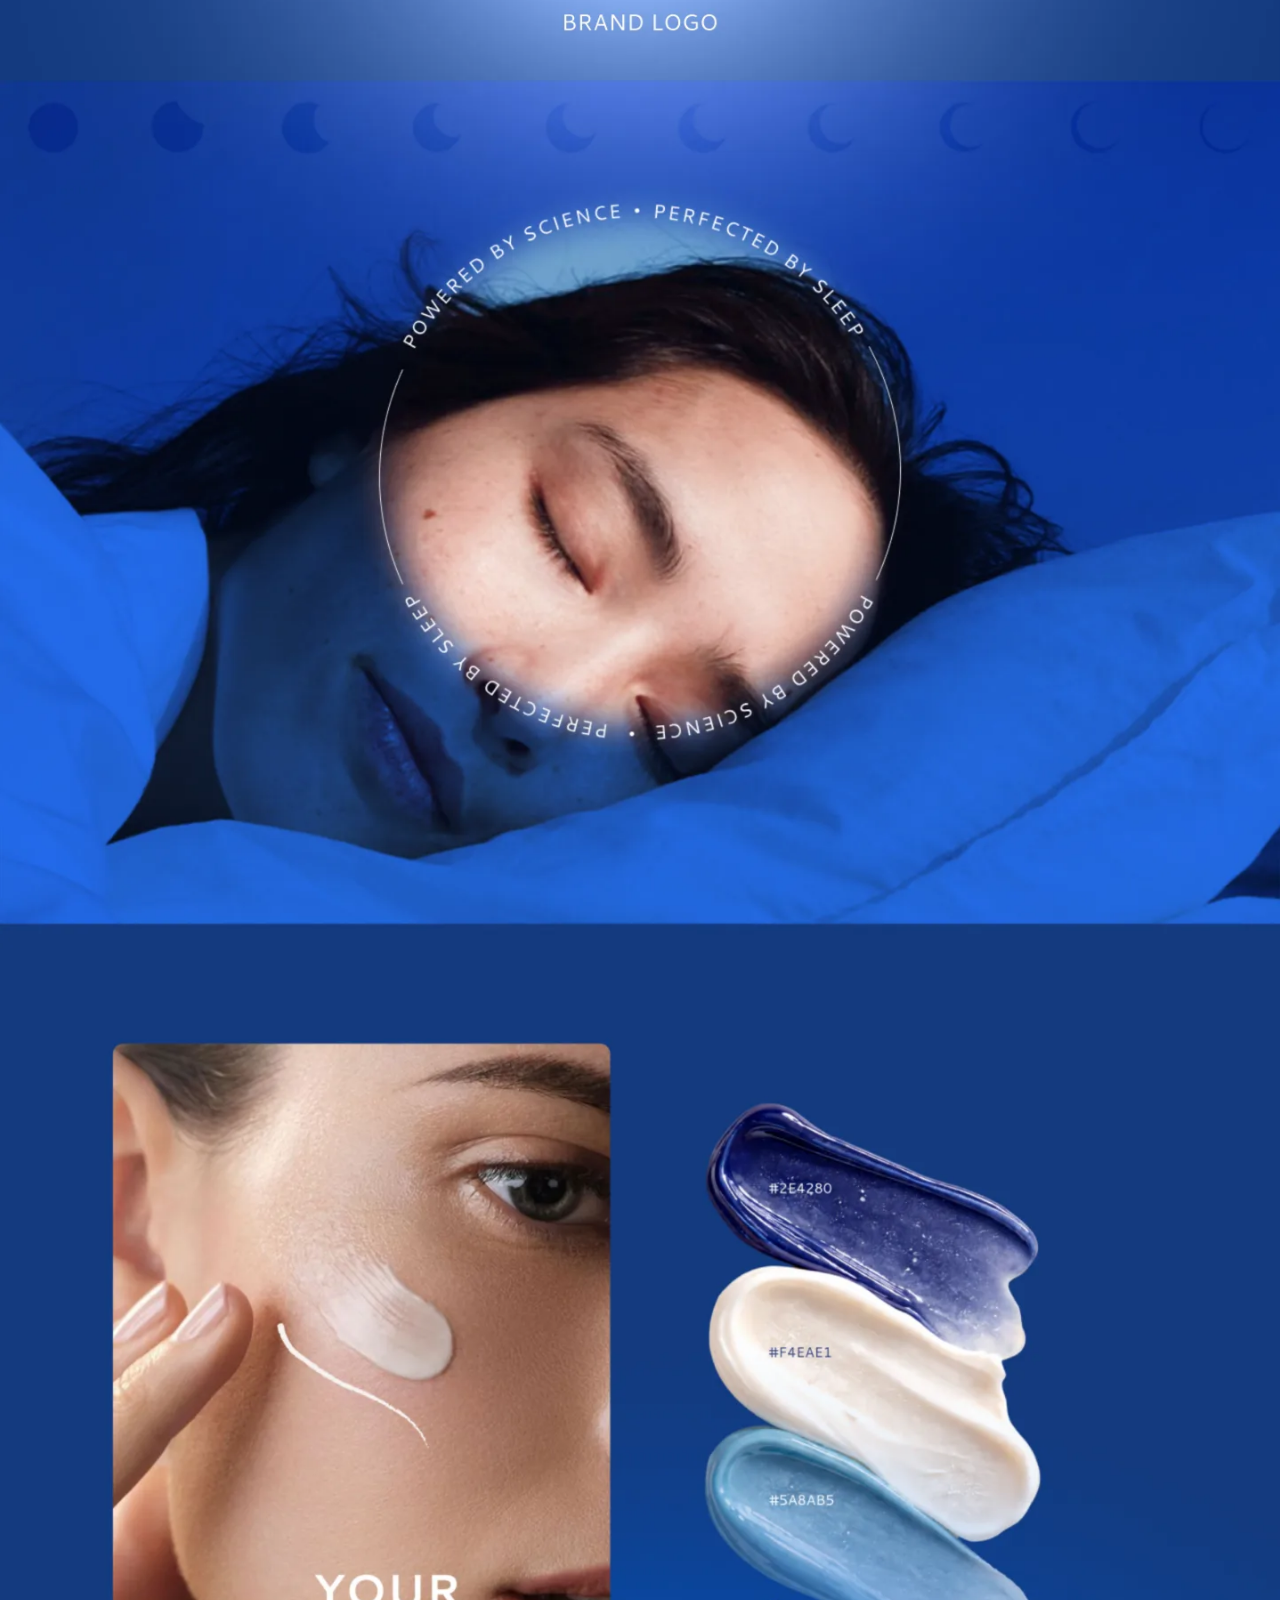
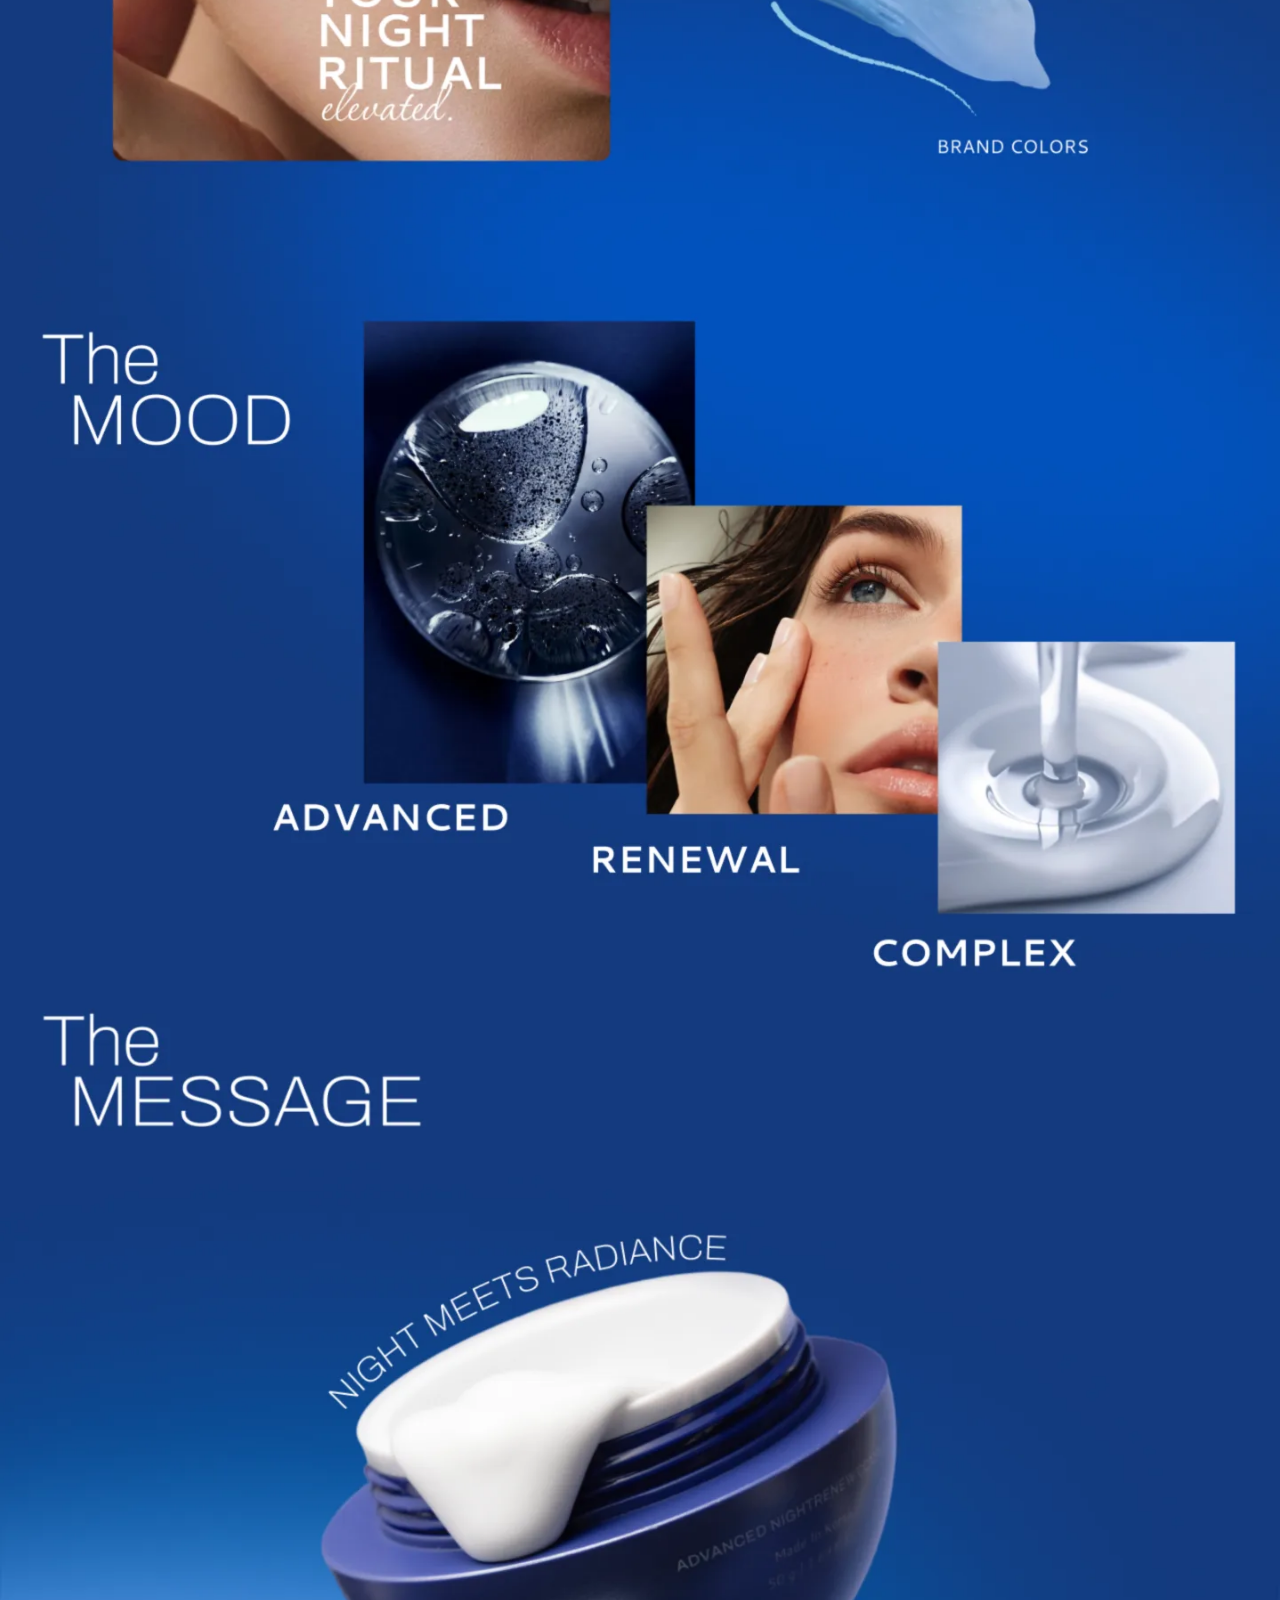
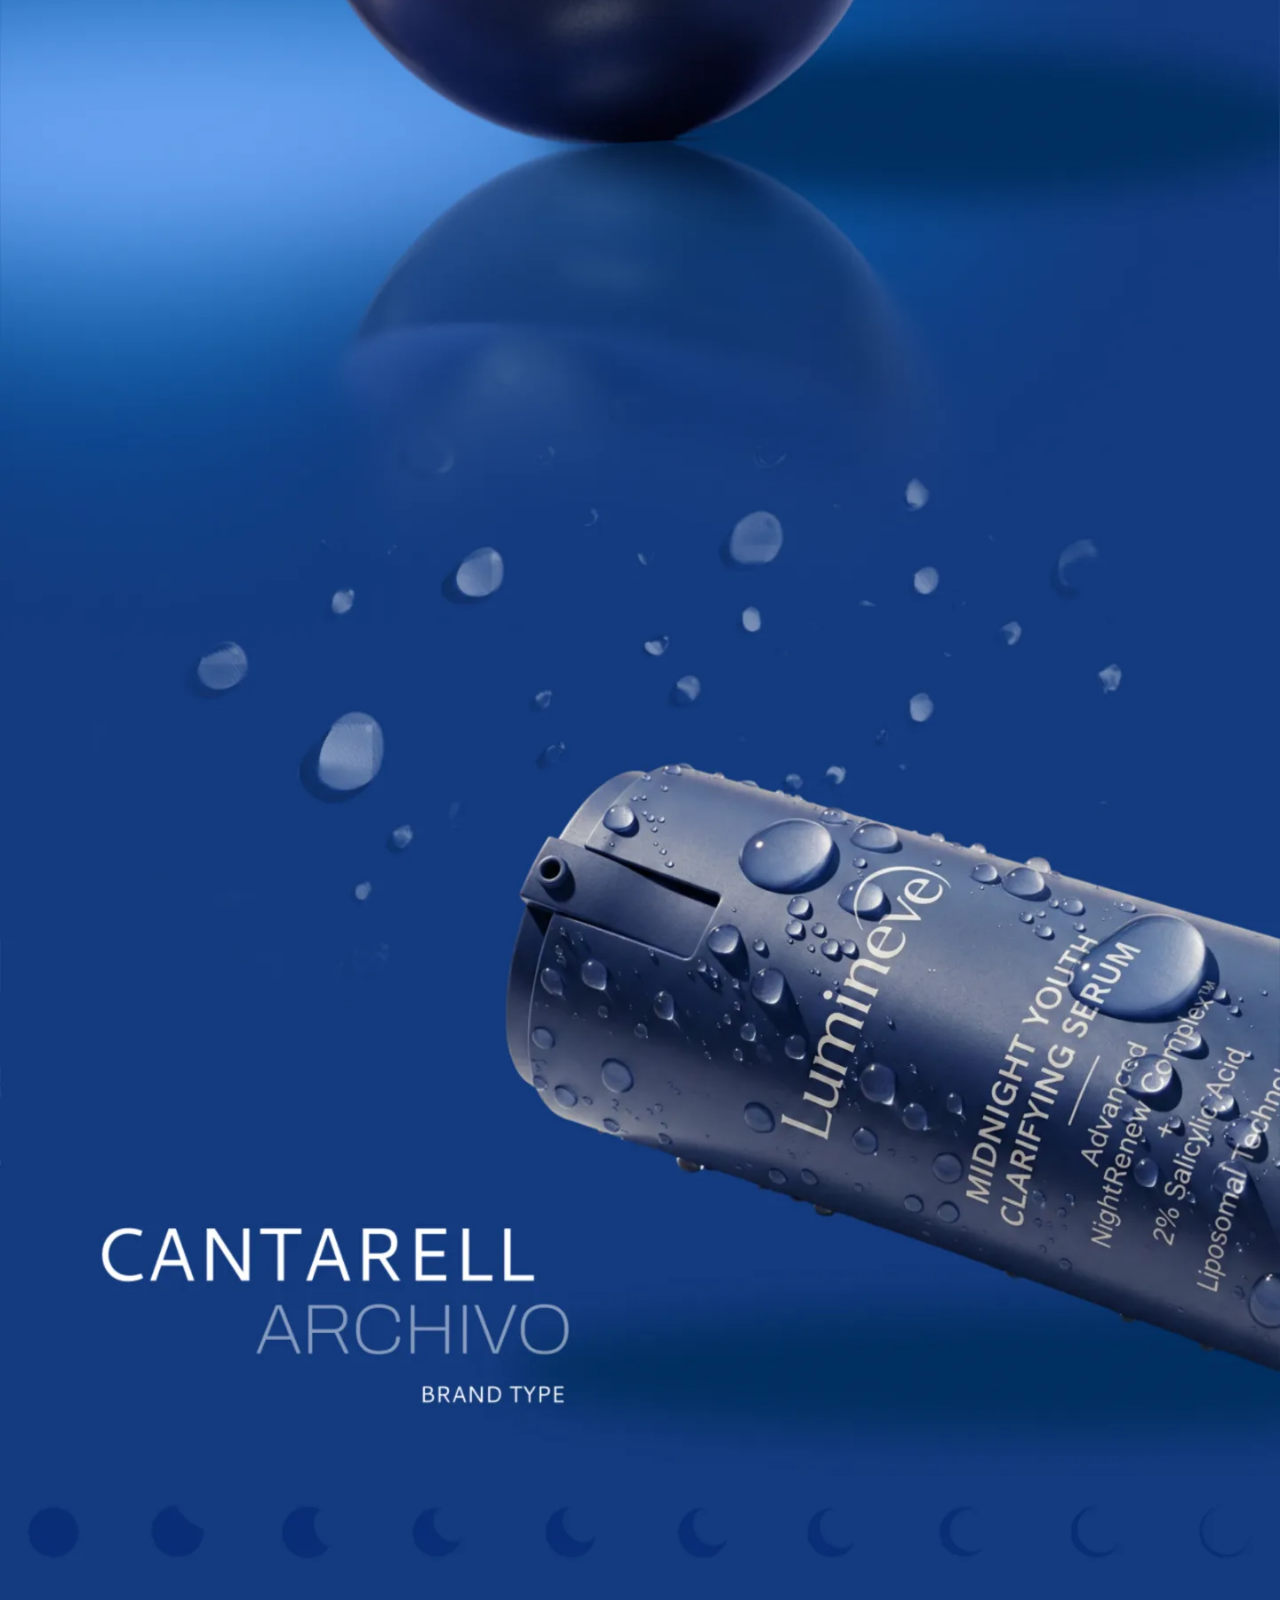
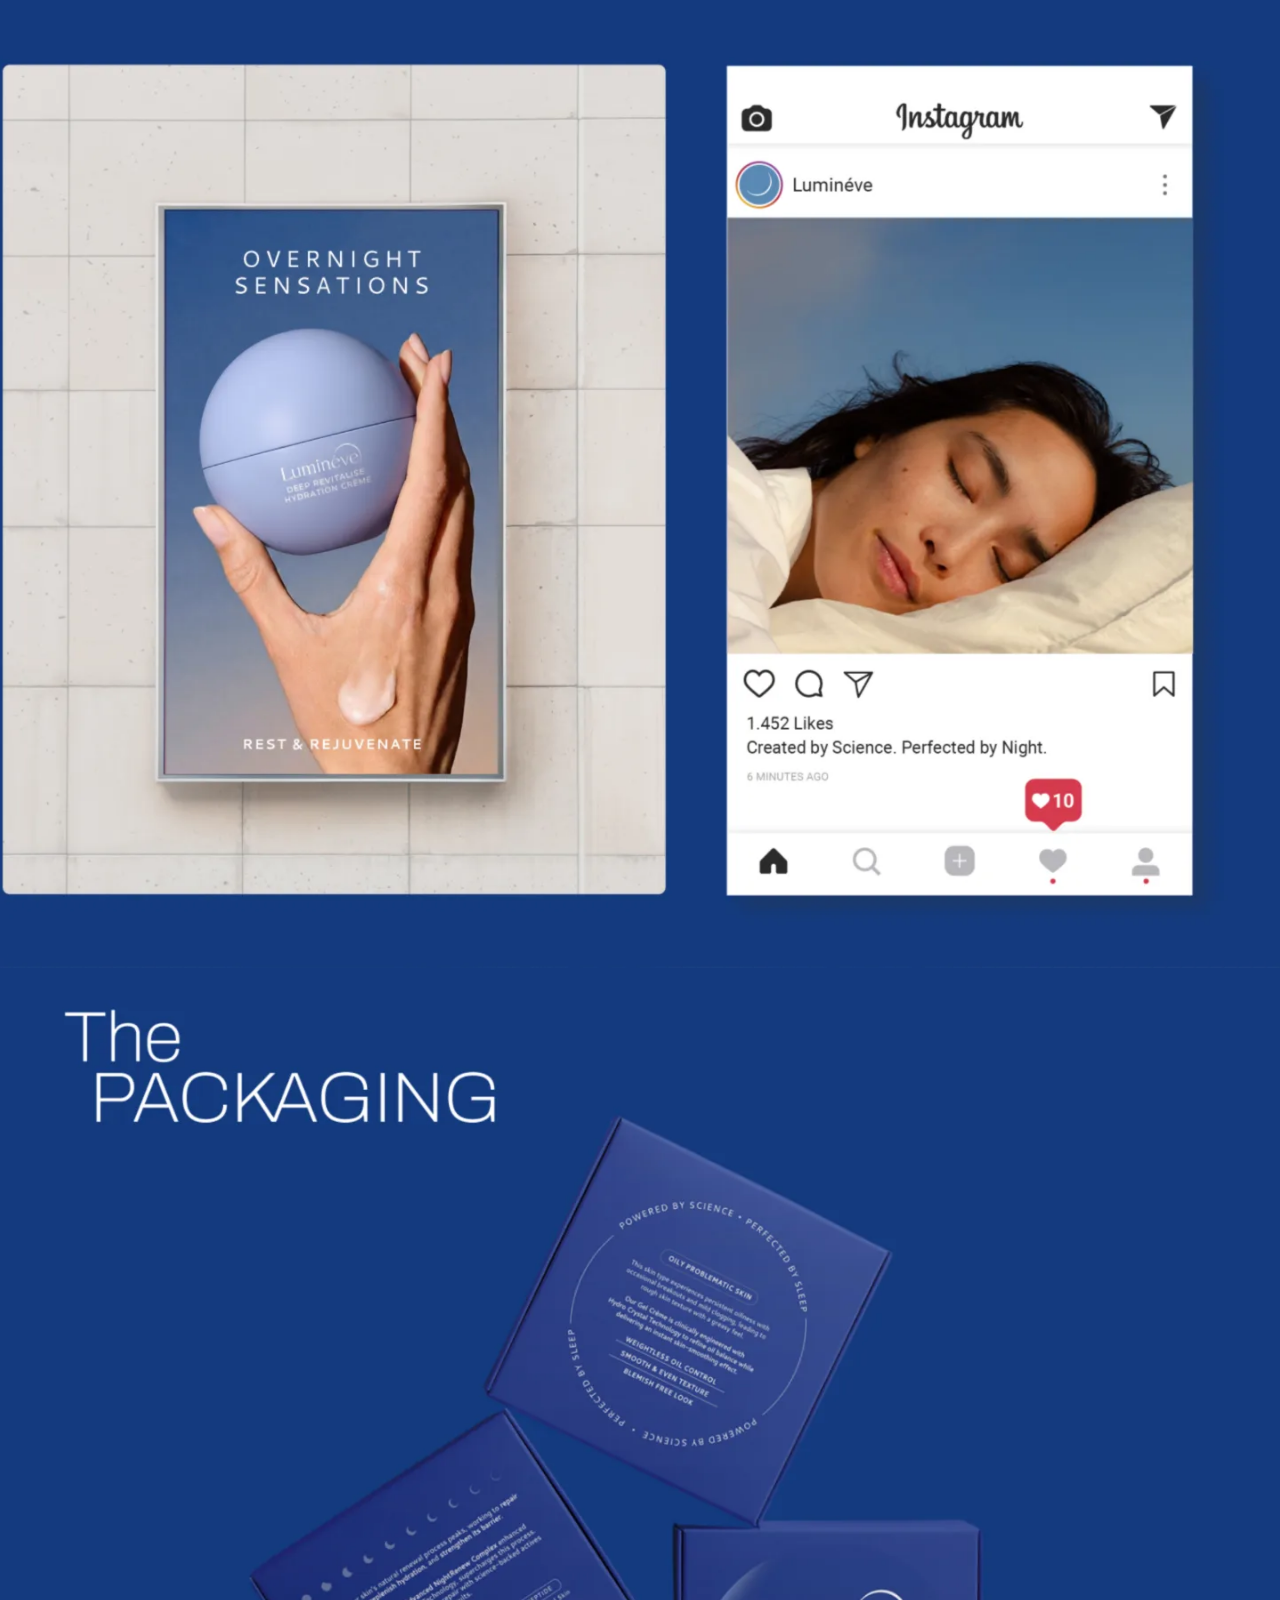
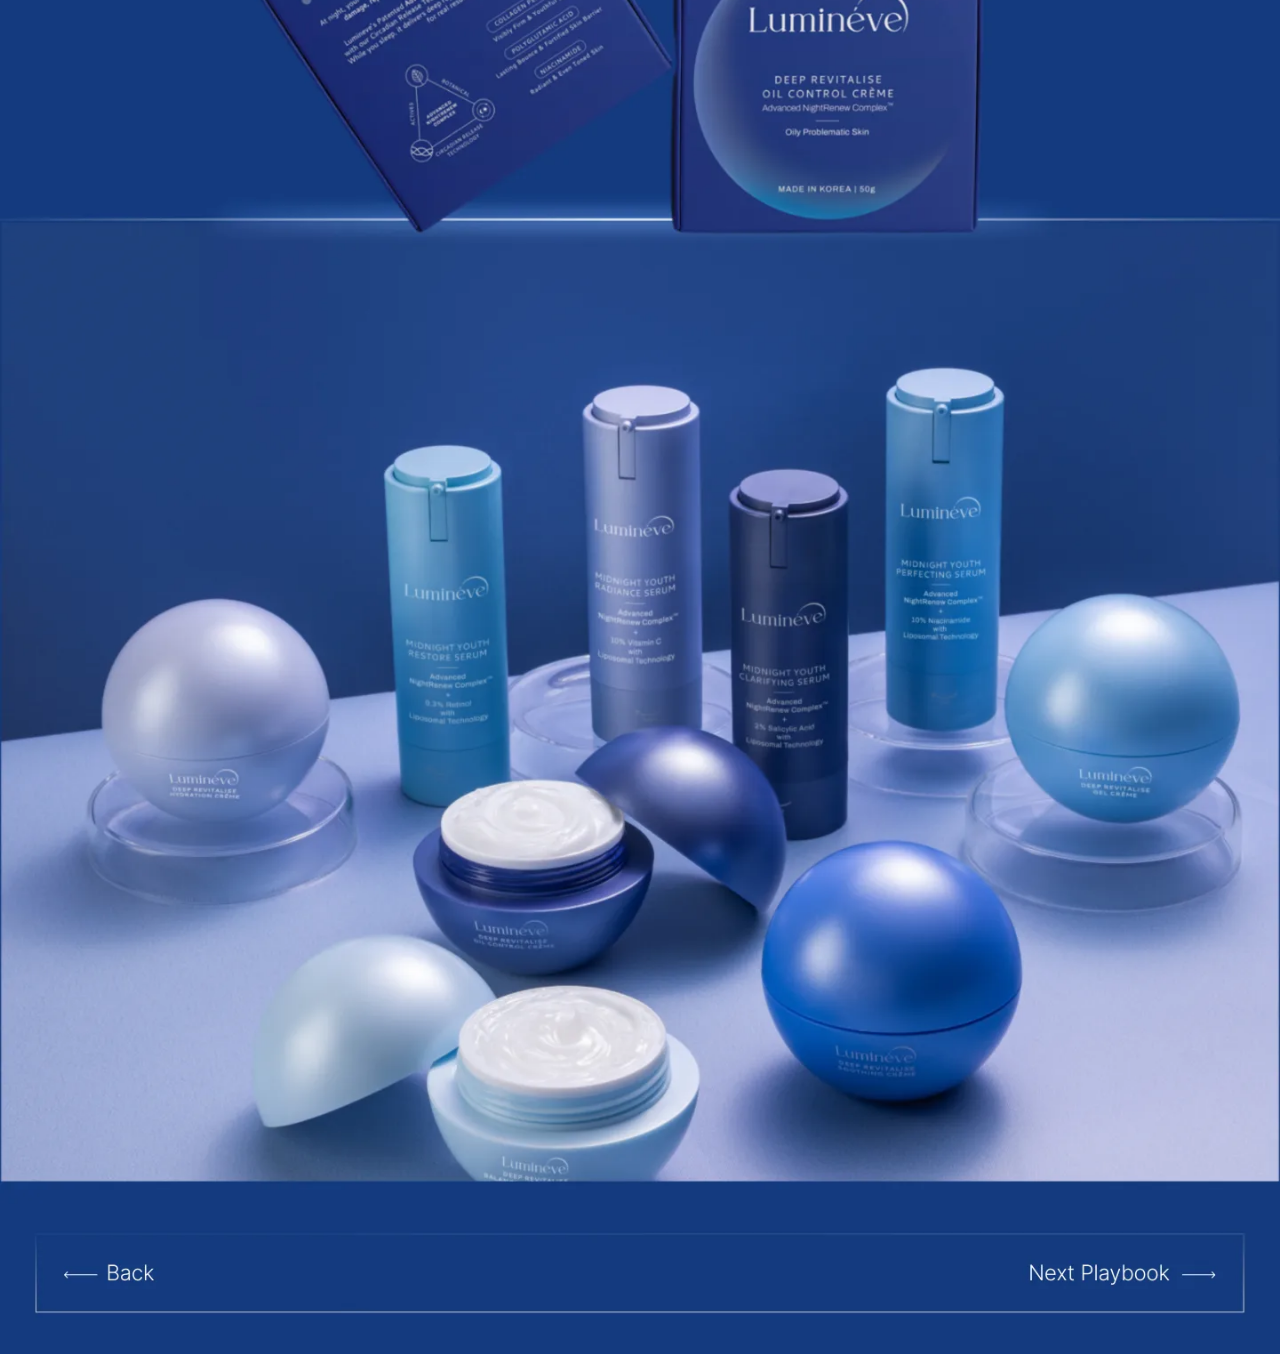
<file: work/lumineve/index.html>
<!doctype html>
<html lang="en">
<head>
  <meta charset="utf-8">
  <meta name="viewport" content="width=device-width, initial-scale=1">
  <title>Lumineve — Branding — Wanshika Arora</title>
  <meta name="description" content="Lumineve: brand positioning, identity and packaging for India’s newest premium nightcare brand. A night treatment you’re meant to trust with your face.">
  <meta name="theme-color" content="#133A7F">
  <meta property="og:title" content="Lumineve — Branding — Wanshika Arora">
  <meta property="og:description" content="Lumineve: brand positioning, identity and packaging for India’s newest premium nightcare brand. A night treatment you’re meant to trust with your face.">
  <meta property="og:image" content="img/b0-1x.webp">
  <link rel="icon" href="../../assets/favicon.svg" type="image/svg+xml">
  <link rel="preconnect" href="https://fonts.googleapis.com">
  <link rel="preconnect" href="https://fonts.gstatic.com" crossorigin>
  <link href="https://fonts.googleapis.com/css2?family=Cantarell:wght@400;700&display=swap" rel="stylesheet">
  <link rel="stylesheet" href="../../assets/css/case.css">
  <link rel="preload" as="image" href="img/b0-1x.webp" imagesrcset="img/b0-1x.webp 1440w, img/b0.webp 2880w" imagesizes="100vw">
</head>
<body class="cs" style="--bg:#133A7F;--ink:#FFFFFF;--accent:#BFD3FF;--pfont:'Cantarell'">
  <div class="cs-progress" aria-hidden="true" data-progress></div>
  <main class="cs-page">
    <h1 class="sr-only">Lumineve — Branding</h1>
    <p class="sr-only">Lumineve: brand positioning, identity and packaging for India’s newest premium nightcare brand. A night treatment you’re meant to trust with your face.</p>
<section class="cs-band cs-band--intro" style="--ar:1440/1890">
  <picture><source media="(max-width: 760px)" srcset="img/b0-m-1x.webp"><img src="img/b0-1x.webp" srcset="img/b0-1x.webp 1440w, img/b0.webp 2880w" sizes="100vw" width="1440" height="1890" alt="" loading="eager" decoding="async" fetchpriority="high"></picture>
  <a class="cs-hot" href="../../#p=lumineve" style="left:2.0833%;top:1.9048%;width:9.0278%;height:2.1164%"><span class="sr-only">Back</span></a>
</section>
<div class="cs-panel" data-reveal><h2>Crafting the visual soul of India’s newest premium nightcare brand</h2><p class="cs-tags">Brand Identity · Packaging · Launch Campaign</p><span class="cs-kicker">The idea</span><p>Lumineve was born from the idea that skincare can be simple yet indulgent, powerful yet calming and targeted yet sensorial.</p></div>
<section class="cs-band cs-band--reveal" style="--ar:1440/1969">
  <picture><img src="img/b1-1x.webp" srcset="img/b1-1x.webp 1440w, img/b1.webp 2880w" sizes="100vw" width="1440" height="1969" alt="" loading="lazy" decoding="async"></picture>
</section>
<section class="cs-band cs-band--reveal" style="--ar:1440/865">
  <picture><img src="img/b2-1x.webp" srcset="img/b2-1x.webp 1440w, img/b2.webp 2880w" sizes="100vw" width="1440" height="865" alt="" loading="lazy" decoding="async"></picture>
</section>
<section class="cs-band cs-band--reveal" style="--ar:1440/2336">
  <picture><img src="img/b3-1x.webp" srcset="img/b3-1x.webp 1440w, img/b3.webp 2880w" sizes="100vw" width="1440" height="2336" alt="" loading="lazy" decoding="async"></picture>
</section>
<section class="cs-band cs-band--reveal" style="--ar:1440/1229">
  <picture><img src="img/b4-1x.webp" srcset="img/b4-1x.webp 1440w, img/b4.webp 2880w" sizes="100vw" width="1440" height="1229" alt="" loading="lazy" decoding="async"></picture>
</section>
<section class="cs-band cs-band--reveal" style="--ar:1440/2234">
  <picture><img src="img/b5-1x.webp" srcset="img/b5-1x.webp 1440w, img/b5.webp 2880w" sizes="100vw" width="1440" height="2234" alt="" loading="lazy" decoding="async"></picture>
  <a class="cs-hot" href="../../#p=lumineve" style="left:2.8472%;top:93.9123%;width:27.7778%;height:3.9391%"><span class="sr-only">Back</span></a>
  <a class="cs-hot" href="../rbl-mahindra/" style="left:69.4444%;top:93.9123%;width:27.7778%;height:3.9391%"><span class="sr-only">Next Playbook</span></a>
</section>
  </main>
  <script src="../../assets/js/case.js" defer></script>
</body>
</html>
</file>
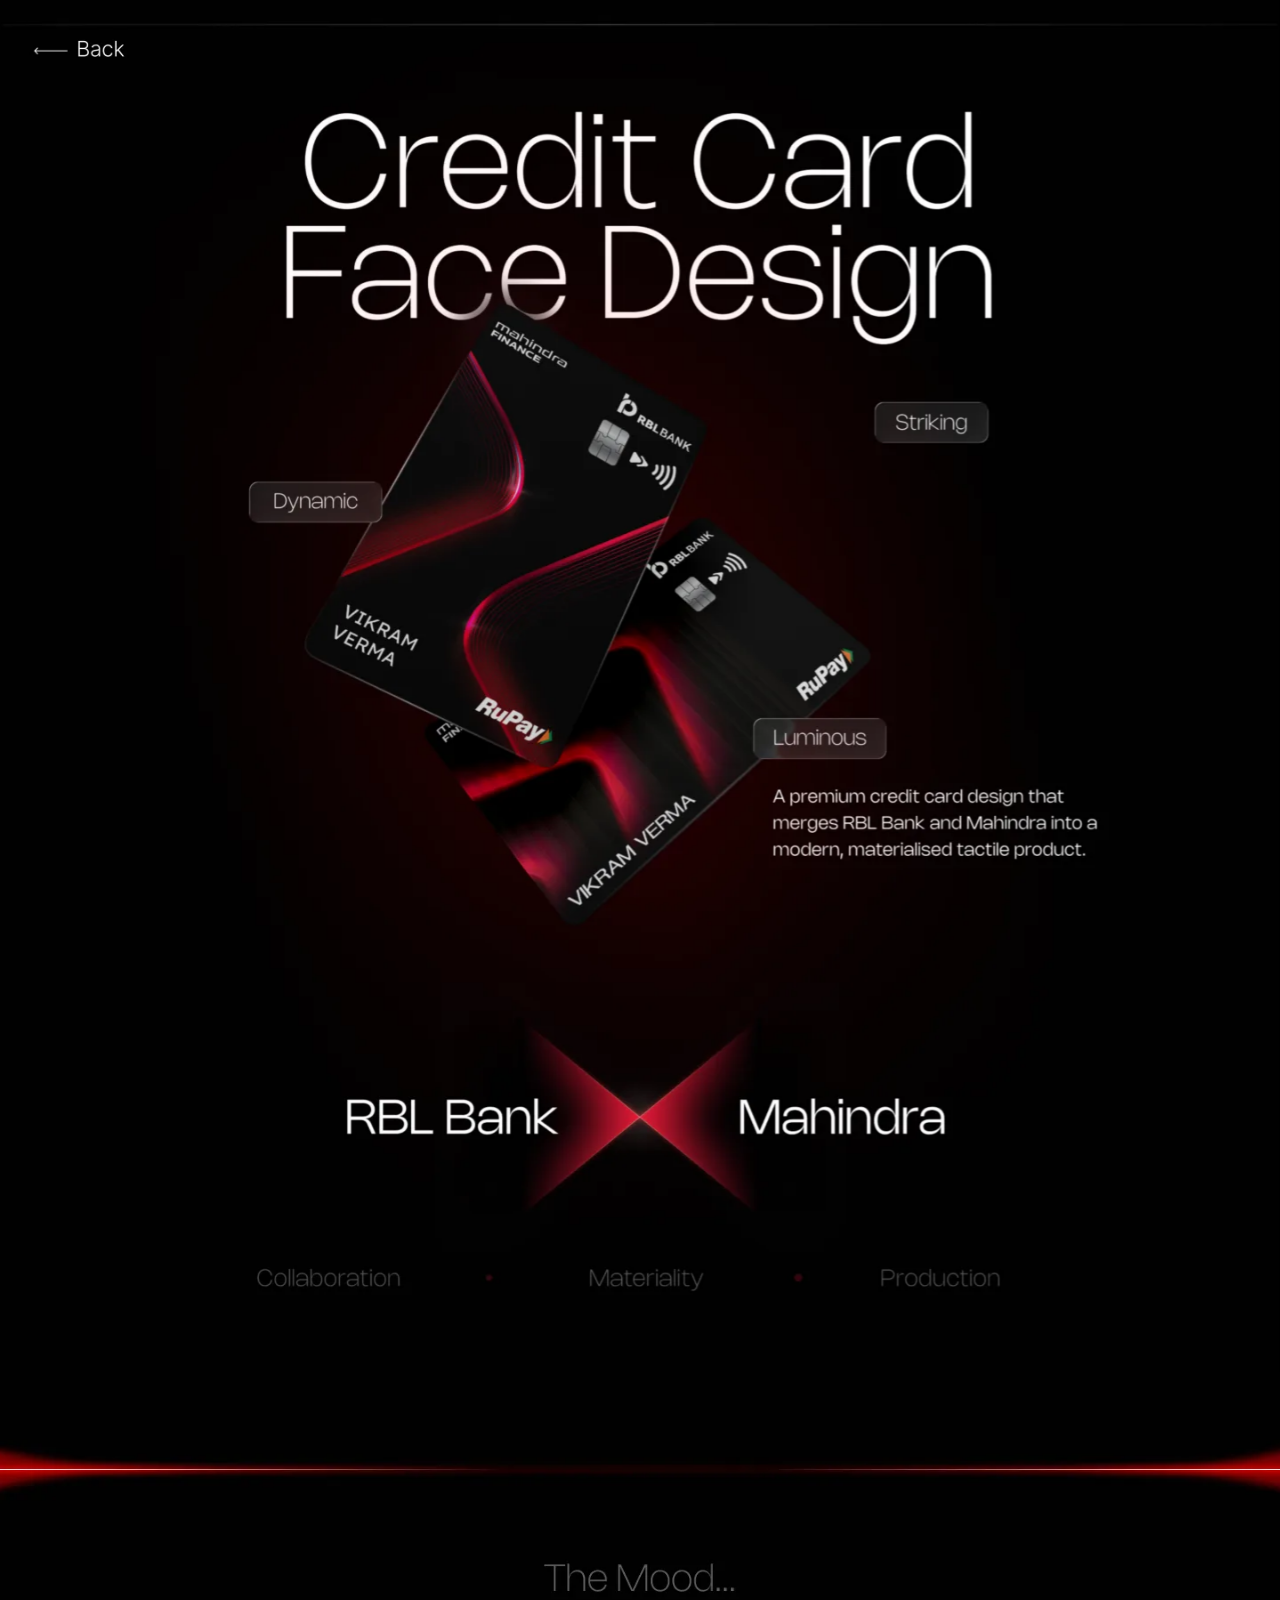
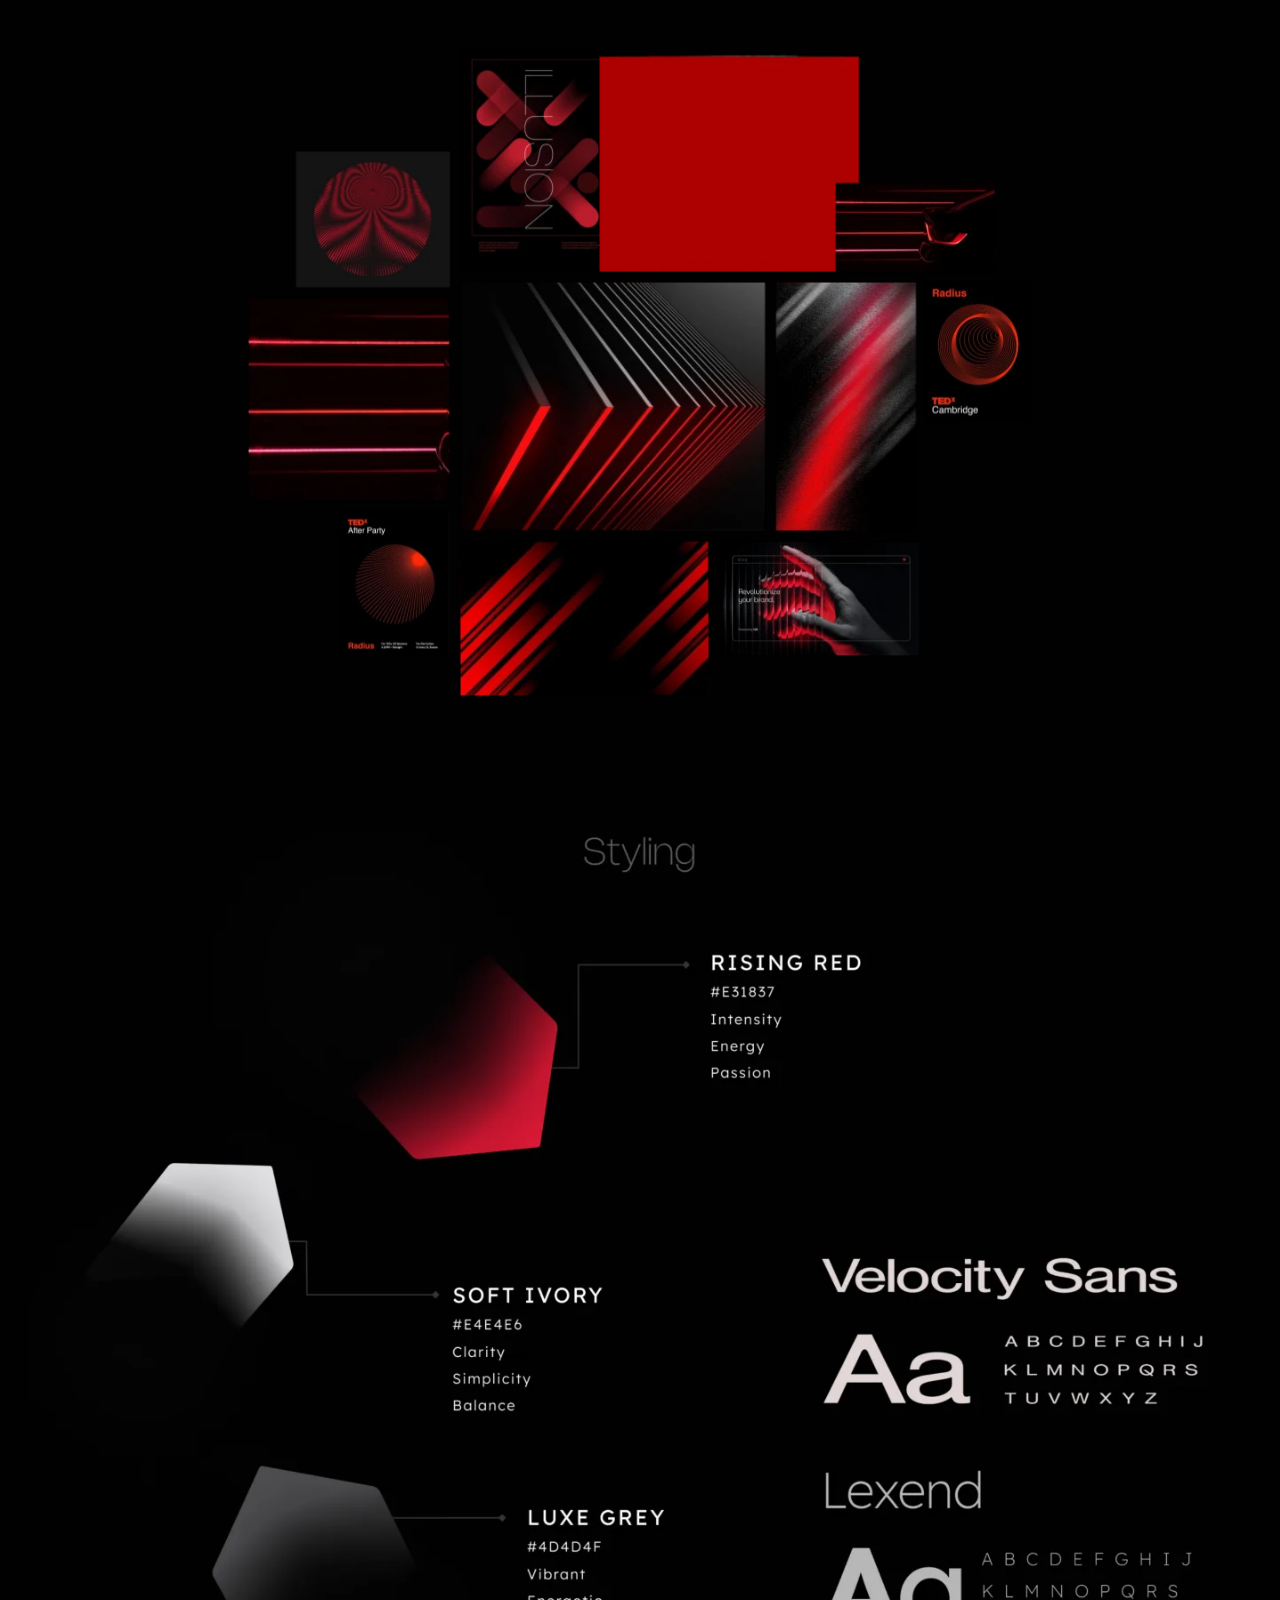
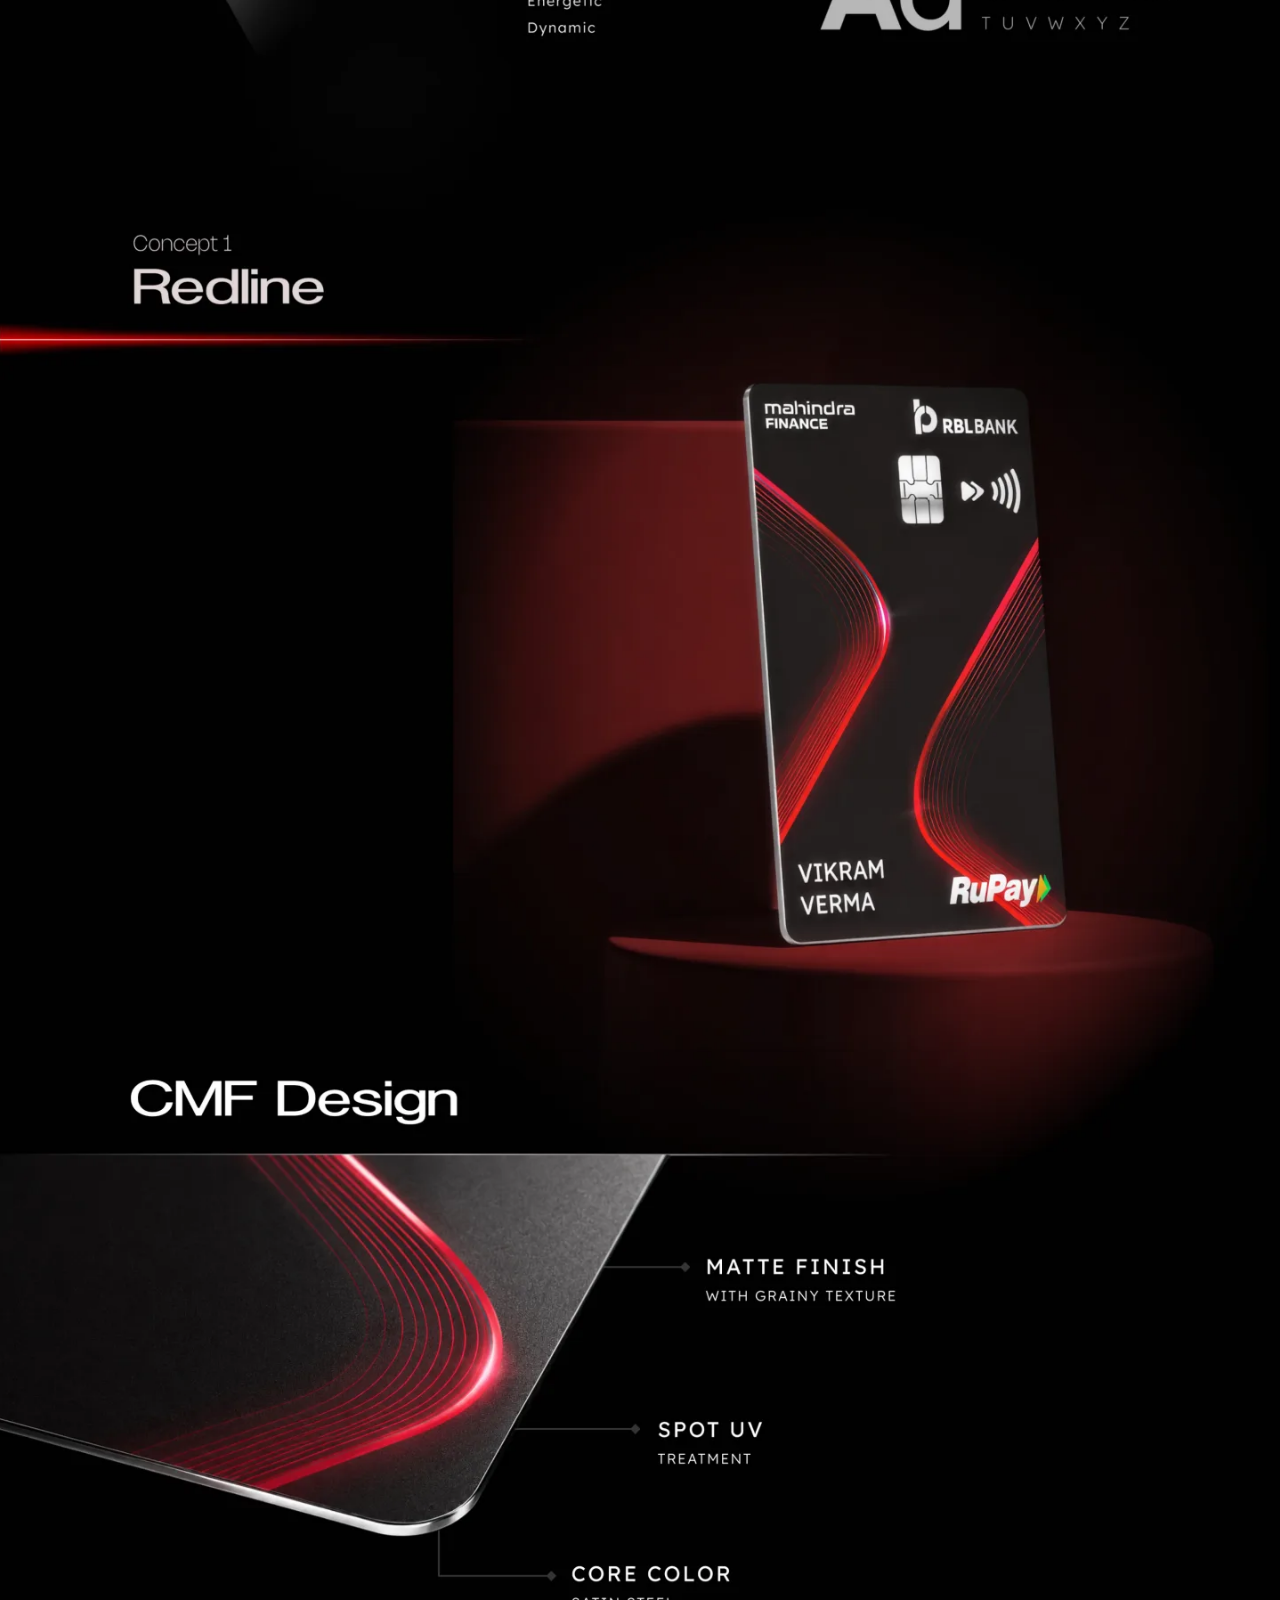
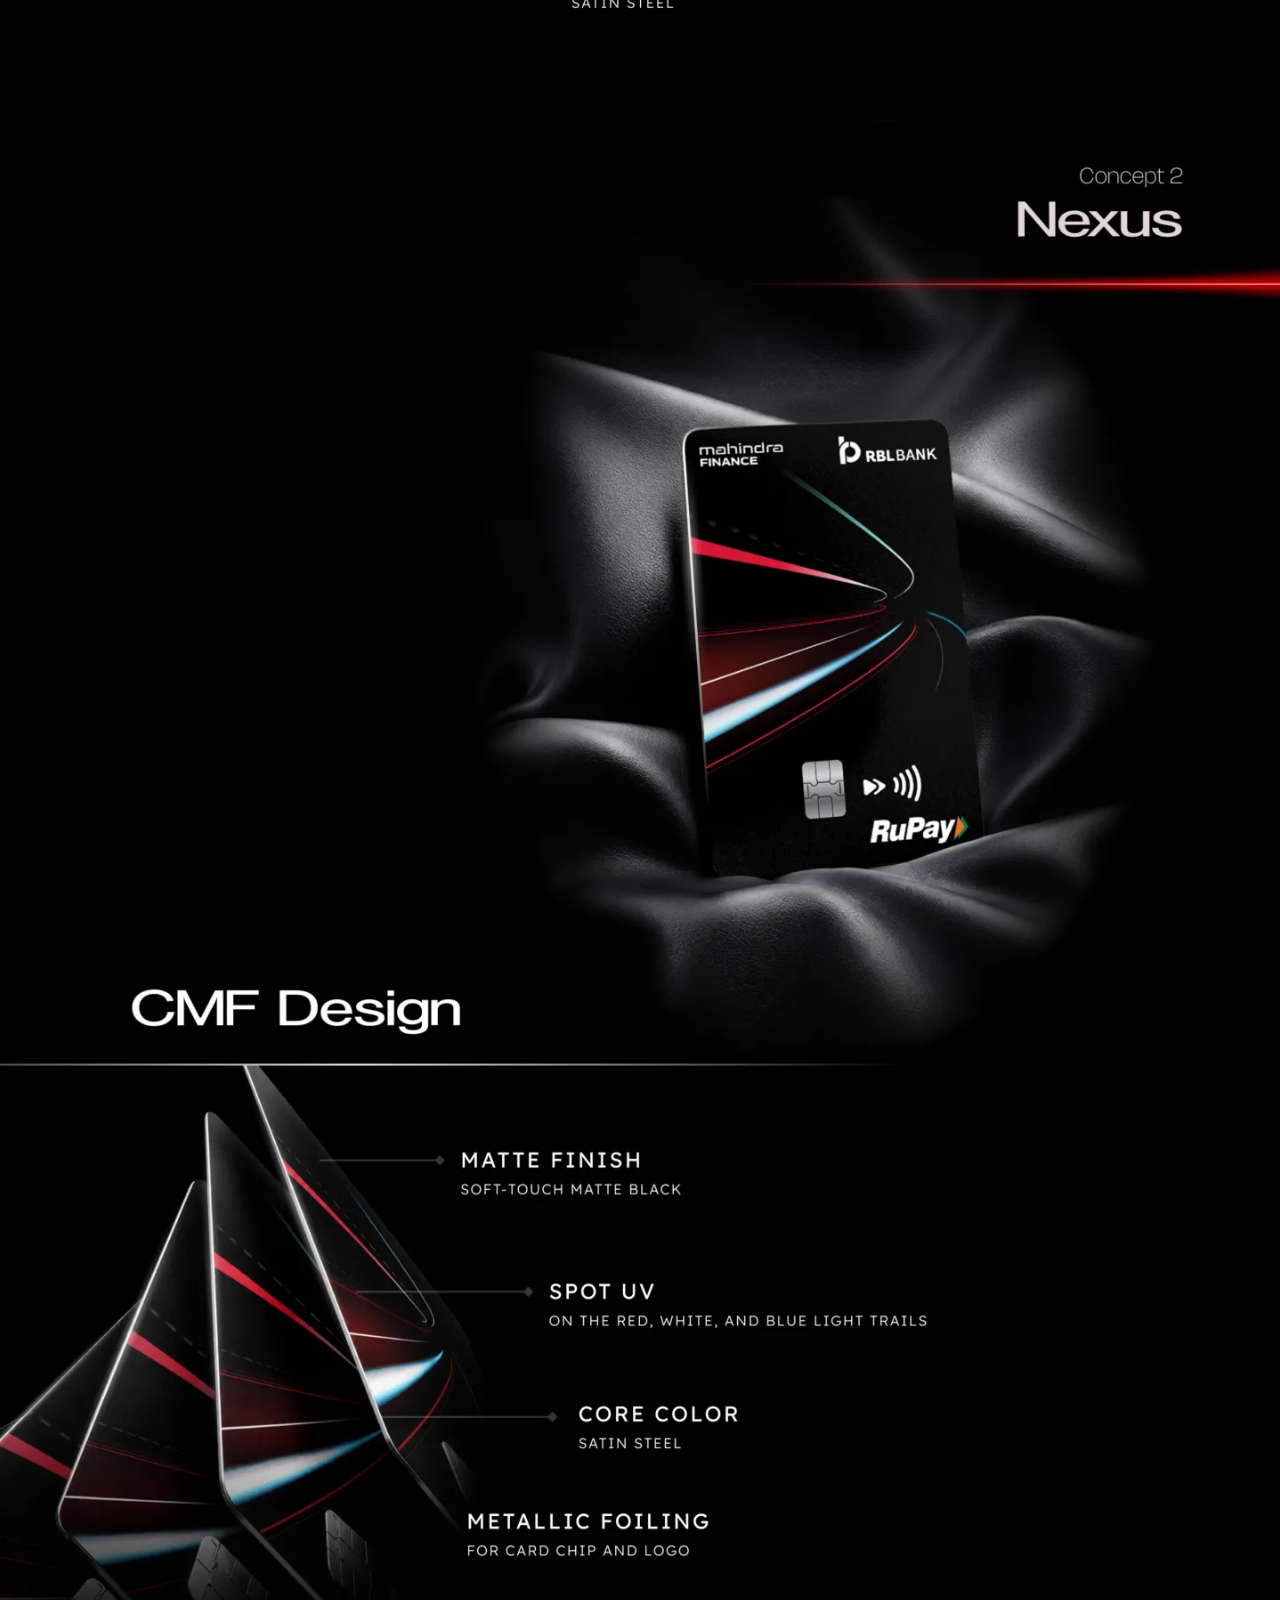
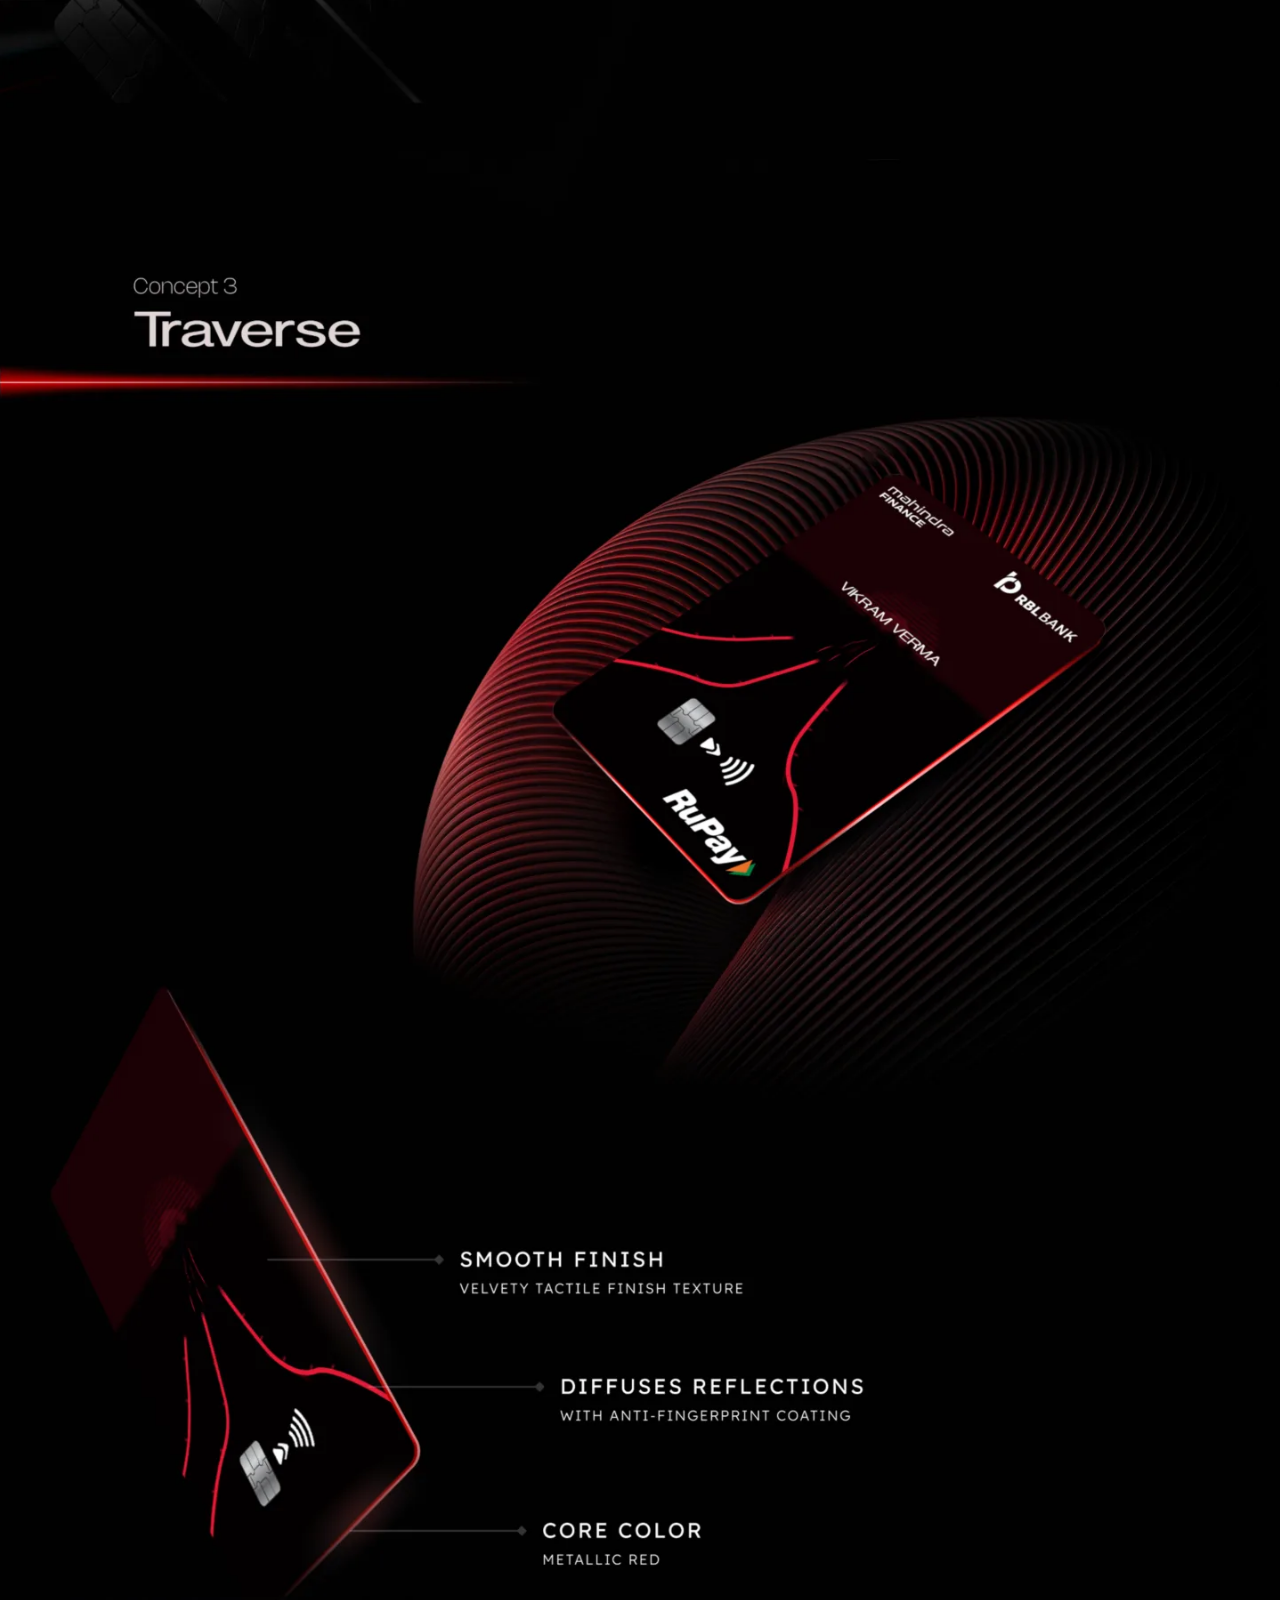
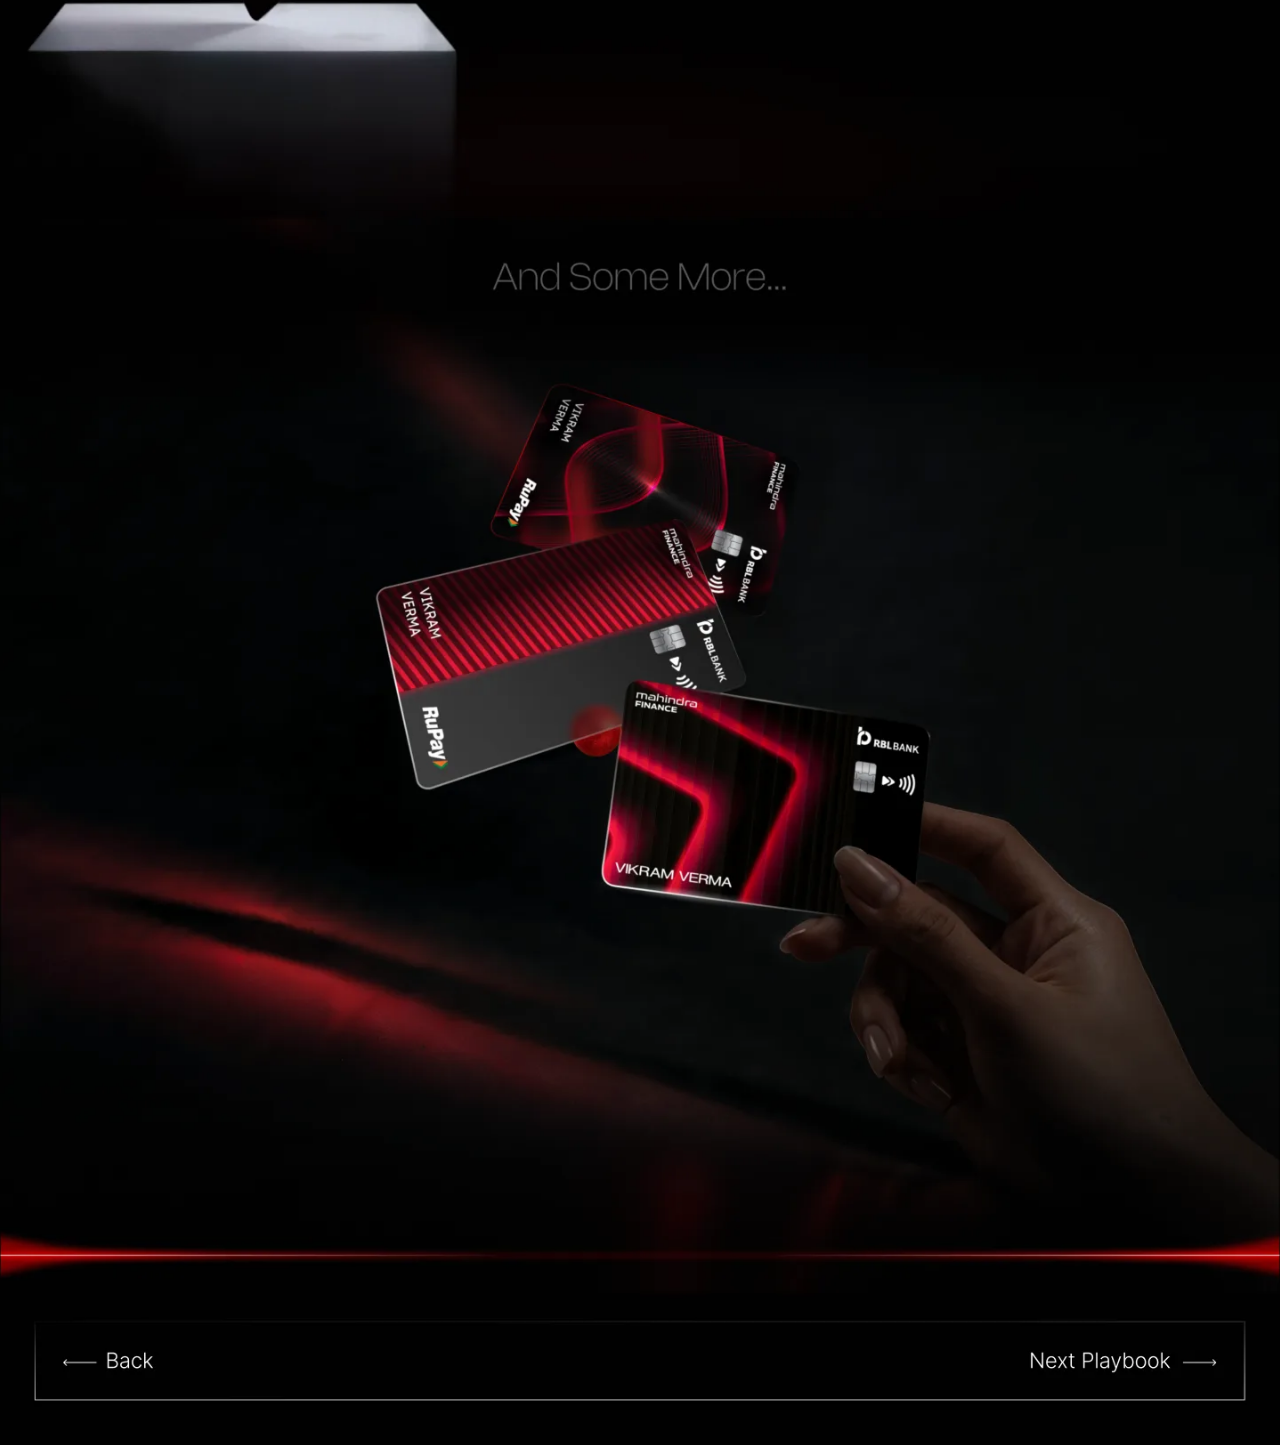
<file: work/rbl-mahindra/index.html>
<!doctype html>
<html lang="en">
<head>
  <meta charset="utf-8">
  <meta name="viewport" content="width=device-width, initial-scale=1">
  <title>RBL Bank × Mahindra — Credit Card Face Design — Wanshika Arora</title>
  <meta name="description" content="RBL Bank × Mahindra: CMF design, co-brand identity and production finishes for a premium credit card. Two brands, one card, right down to the foil.">
  <meta name="theme-color" content="#010101">
  <meta property="og:title" content="RBL Bank × Mahindra — Credit Card Face Design — Wanshika Arora">
  <meta property="og:description" content="RBL Bank × Mahindra: CMF design, co-brand identity and production finishes for a premium credit card. Two brands, one card, right down to the foil.">
  <meta property="og:image" content="img/b0-1x.webp">
  <link rel="icon" href="../../assets/favicon.svg" type="image/svg+xml">
  <link rel="preconnect" href="https://fonts.googleapis.com">
  <link rel="preconnect" href="https://fonts.gstatic.com" crossorigin>
  <link href="https://fonts.googleapis.com/css2?family=Lexend:wght@300;500&display=swap" rel="stylesheet">
  <link rel="stylesheet" href="../../assets/css/case.css">
  <link rel="preload" as="image" href="img/b0-1x.webp" imagesrcset="img/b0-1x.webp 1440w, img/b0.webp 2880w" imagesizes="100vw">
</head>
<body class="cs" style="--bg:#010101;--ink:#F2F2F2;--accent:#E31837;--pfont:'Lexend'">
  <div class="cs-progress" aria-hidden="true" data-progress></div>
  <main class="cs-page">
    <h1 class="sr-only">RBL Bank × Mahindra — Credit Card Face Design</h1>
    <p class="sr-only">RBL Bank × Mahindra: CMF design, co-brand identity and production finishes for a premium credit card. Two brands, one card, right down to the foil.</p>
<section class="cs-band cs-band--intro" style="--ar:1440/1543">
  <picture><img src="img/b0-1x.webp" srcset="img/b0-1x.webp 1440w, img/b0.webp 2880w" sizes="100vw" width="1440" height="1543" alt="" loading="eager" decoding="async" fetchpriority="high"></picture>
  <a class="cs-hot" href="../../#p=rbl-mahindra" style="left:2.0833%;top:2.3331%;width:9.0278%;height:2.5924%"><span class="sr-only">Back</span></a>
</section>
<div class="cs-panel" data-reveal><p>A premium credit card design that merges RBL Bank and Mahindra into a modern, materialised tactile product.</p><p class="cs-tags">Dynamic · Striking · Luminous</p><span class="cs-kicker">RBL Bank × Mahindra</span><p class="cs-tags">Collaboration · Materiality · Production</p></div>
<section class="cs-band" style="--ar:1440/1128">
  <picture><img src="img/b1-1x.webp" srcset="img/b1-1x.webp 1440w, img/b1.webp 2880w" sizes="100vw" width="1440" height="1128" alt="" loading="lazy" decoding="async"></picture>
  <div class="cs-layer" data-motion="rise" data-depth="0" style="left:22.7778%;top:37.5887%;width:12.5694%"><div class="cs-layer__in"><img src="img/l0-1x.webp" srcset="img/l0-1x.webp 181w, img/l0.webp 362w" sizes="12.5694vw" width="181" height="161" alt="" loading="lazy" decoding="async"></div></div>
  <div class="cs-layer" data-motion="rise" data-depth="0" style="left:35.6944%;top:27.3936%;width:12.8472%"><div class="cs-layer__in"><img src="img/l1-1x.webp" srcset="img/l1-1x.webp 185w, img/l1.webp 370w" sizes="12.8472vw" width="185" height="258" alt="" loading="lazy" decoding="async"></div></div>
  <div class="cs-layer" data-motion="rise" data-depth="0" style="left:46.5278%;top:28.0142%;width:20.8333%"><div class="cs-layer__in"><img src="img/l2-1x.webp" srcset="img/l2-1x.webp 300w, img/l2.webp 600w" sizes="20.8333vw" width="300" height="251" alt="" loading="lazy" decoding="async"></div></div>
  <div class="cs-layer" data-motion="rise" data-depth="0" style="left:65.0000%;top:40.6028%;width:12.9861%"><div class="cs-layer__in"><img src="img/l3-1x.webp" srcset="img/l3-1x.webp 187w, img/l3.webp 374w" sizes="12.9861vw" width="187" height="109" alt="" loading="lazy" decoding="async"></div></div>
  <div class="cs-layer" data-motion="rise" data-depth="0" style="left:19.1667%;top:52.2163%;width:16.2500%"><div class="cs-layer__in"><img src="img/l4-1x.webp" srcset="img/l4-1x.webp 234w, img/l4.webp 468w" sizes="16.2500vw" width="234" height="235" alt="" loading="lazy" decoding="async"></div></div>
  <div class="cs-layer" data-motion="rise" data-depth="0" style="left:35.6944%;top:50.6206%;width:24.3750%"><div class="cs-layer__in"><img src="img/l5-1x.webp" srcset="img/l5-1x.webp 351w, img/l5.webp 702w" sizes="24.3750vw" width="351" height="287" alt="" loading="lazy" decoding="async"></div></div>
  <div class="cs-layer" data-motion="rise" data-depth="0" style="left:60.2778%;top:50.6206%;width:11.4583%"><div class="cs-layer__in"><img src="img/l6-1x.webp" srcset="img/l6-1x.webp 165w, img/l6.webp 330w" sizes="11.4583vw" width="165" height="287" alt="" loading="lazy" decoding="async"></div></div>
  <div class="cs-layer" data-motion="rise" data-depth="0" style="left:72.0833%;top:50.6206%;width:8.6806%"><div class="cs-layer__in"><img src="img/l7-1x.webp" srcset="img/l7-1x.webp 125w, img/l7.webp 250w" sizes="8.6806vw" width="125" height="164" alt="" loading="lazy" decoding="async"></div></div>
  <div class="cs-layer" data-motion="rise" data-depth="0" style="left:26.3194%;top:73.4043%;width:9.0972%"><div class="cs-layer__in"><img src="img/l8-1x.webp" srcset="img/l8-1x.webp 131w, img/l8.webp 262w" sizes="9.0972vw" width="131" height="171" alt="" loading="lazy" decoding="async"></div></div>
  <div class="cs-layer" data-motion="rise" data-depth="0" style="left:35.6944%;top:76.4184%;width:20.0000%"><div class="cs-layer__in"><img src="img/l9-1x.webp" srcset="img/l9-1x.webp 288w, img/l9.webp 576w" sizes="20.0000vw" width="288" height="182" alt="" loading="lazy" decoding="async"></div></div>
  <div class="cs-layer" data-motion="rise" data-depth="0" style="left:55.9028%;top:76.4184%;width:16.1806%"><div class="cs-layer__in"><img src="img/l10-1x.webp" srcset="img/l10-1x.webp 233w, img/l10.webp 466w" sizes="16.1806vw" width="233" height="136" alt="" loading="lazy" decoding="async"></div></div>
</section>
<section class="cs-band cs-band--reveal" style="--ar:1440/1100">
  <picture><img src="img/b2-1x.webp" srcset="img/b2-1x.webp 1440w, img/b2.webp 2880w" sizes="100vw" width="1440" height="1100" alt="" loading="lazy" decoding="async"></picture>
</section>
<div class="cs-panel" data-reveal><span class="cs-kicker">Styling</span><ul><li><h3>Rising Red · #E31837</h3><p>Intensity, Energy, Passion</p></li><li><h3>Soft Ivory · #E4E4E6</h3><p>Clarity, Simplicity, Balance</p></li><li><h3>Luxe Grey · #4D4D4F</h3><p>Vibrant, Energetic, Dynamic</p></li><li><h3>Typefaces</h3><p>Velocity Sans and Lexend</p></li></ul></div>
<section class="cs-band cs-band--reveal" style="--ar:1440/1013">
  <picture><img src="img/b3-1x.webp" srcset="img/b3-1x.webp 1440w, img/b3.webp 2880w" sizes="100vw" width="1440" height="1013" alt="" loading="lazy" decoding="async"></picture>
</section>
<section class="cs-band cs-band--reveal" style="--ar:1440/753">
  <picture><img src="img/b4-1x.webp" srcset="img/b4-1x.webp 1440w, img/b4.webp 2880w" sizes="100vw" width="1440" height="753" alt="" loading="lazy" decoding="async"></picture>
</section>
<div class="cs-panel" data-reveal><span class="cs-kicker">Concept 1 · Redline — CMF design</span><ul><li><h3>Matte finish</h3><p>With grainy texture</p></li><li><h3>Spot UV</h3><p>Treatment</p></li><li><h3>Core color</h3><p>Satin steel</p></li></ul></div>
<section class="cs-band cs-band--reveal" style="--ar:1440/934">
  <picture><img src="img/b5-1x.webp" srcset="img/b5-1x.webp 1440w, img/b5.webp 2880w" sizes="100vw" width="1440" height="934" alt="" loading="lazy" decoding="async"></picture>
</section>
<section class="cs-band cs-band--reveal" style="--ar:1440/908">
  <picture><img src="img/b6-1x.webp" srcset="img/b6-1x.webp 1440w, img/b6.webp 2880w" sizes="100vw" width="1440" height="908" alt="" loading="lazy" decoding="async"></picture>
</section>
<div class="cs-panel" data-reveal><span class="cs-kicker">Concept 2 · Nexus — CMF design</span><ul><li><h3>Matte finish</h3><p>Soft-touch matte black</p></li><li><h3>Spot UV</h3><p>On the red, white, and blue light trails</p></li><li><h3>Core color</h3><p>Satin steel</p></li><li><h3>Metallic foiling</h3><p>For card chip and logo</p></li></ul></div>
<section class="cs-band cs-band--reveal" style="--ar:1440/1858">
  <picture><img src="img/b7-1x.webp" srcset="img/b7-1x.webp 1440w, img/b7.webp 2880w" sizes="100vw" width="1440" height="1858" alt="" loading="lazy" decoding="async"></picture>
</section>
<div class="cs-panel" data-reveal><span class="cs-kicker">Concept 3 · Traverse — CMF design</span><ul><li><h3>Smooth finish</h3><p>Velvety tactile finish texture</p></li><li><h3>Diffuses reflections</h3><p>With anti-fingerprint coating</p></li><li><h3>Core color</h3><p>Metallic red</p></li></ul></div>
<section class="cs-band cs-band--reveal" style="--ar:1440/1389">
  <picture><img src="img/b8-1x.webp" srcset="img/b8-1x.webp 1440w, img/b8.webp 2880w" sizes="100vw" width="1440" height="1389" alt="" loading="lazy" decoding="async"></picture>
  <a class="cs-hot" href="../../#p=rbl-mahindra" style="left:2.8472%;top:89.8488%;width:27.7778%;height:6.3355%"><span class="sr-only">Back</span></a>
  <a class="cs-hot" href="../rbl-nova/" style="left:69.4444%;top:89.8488%;width:27.7778%;height:6.3355%"><span class="sr-only">Next Playbook</span></a>
</section>
  </main>
  <script src="../../assets/js/case.js" defer></script>
</body>
</html>
</file>
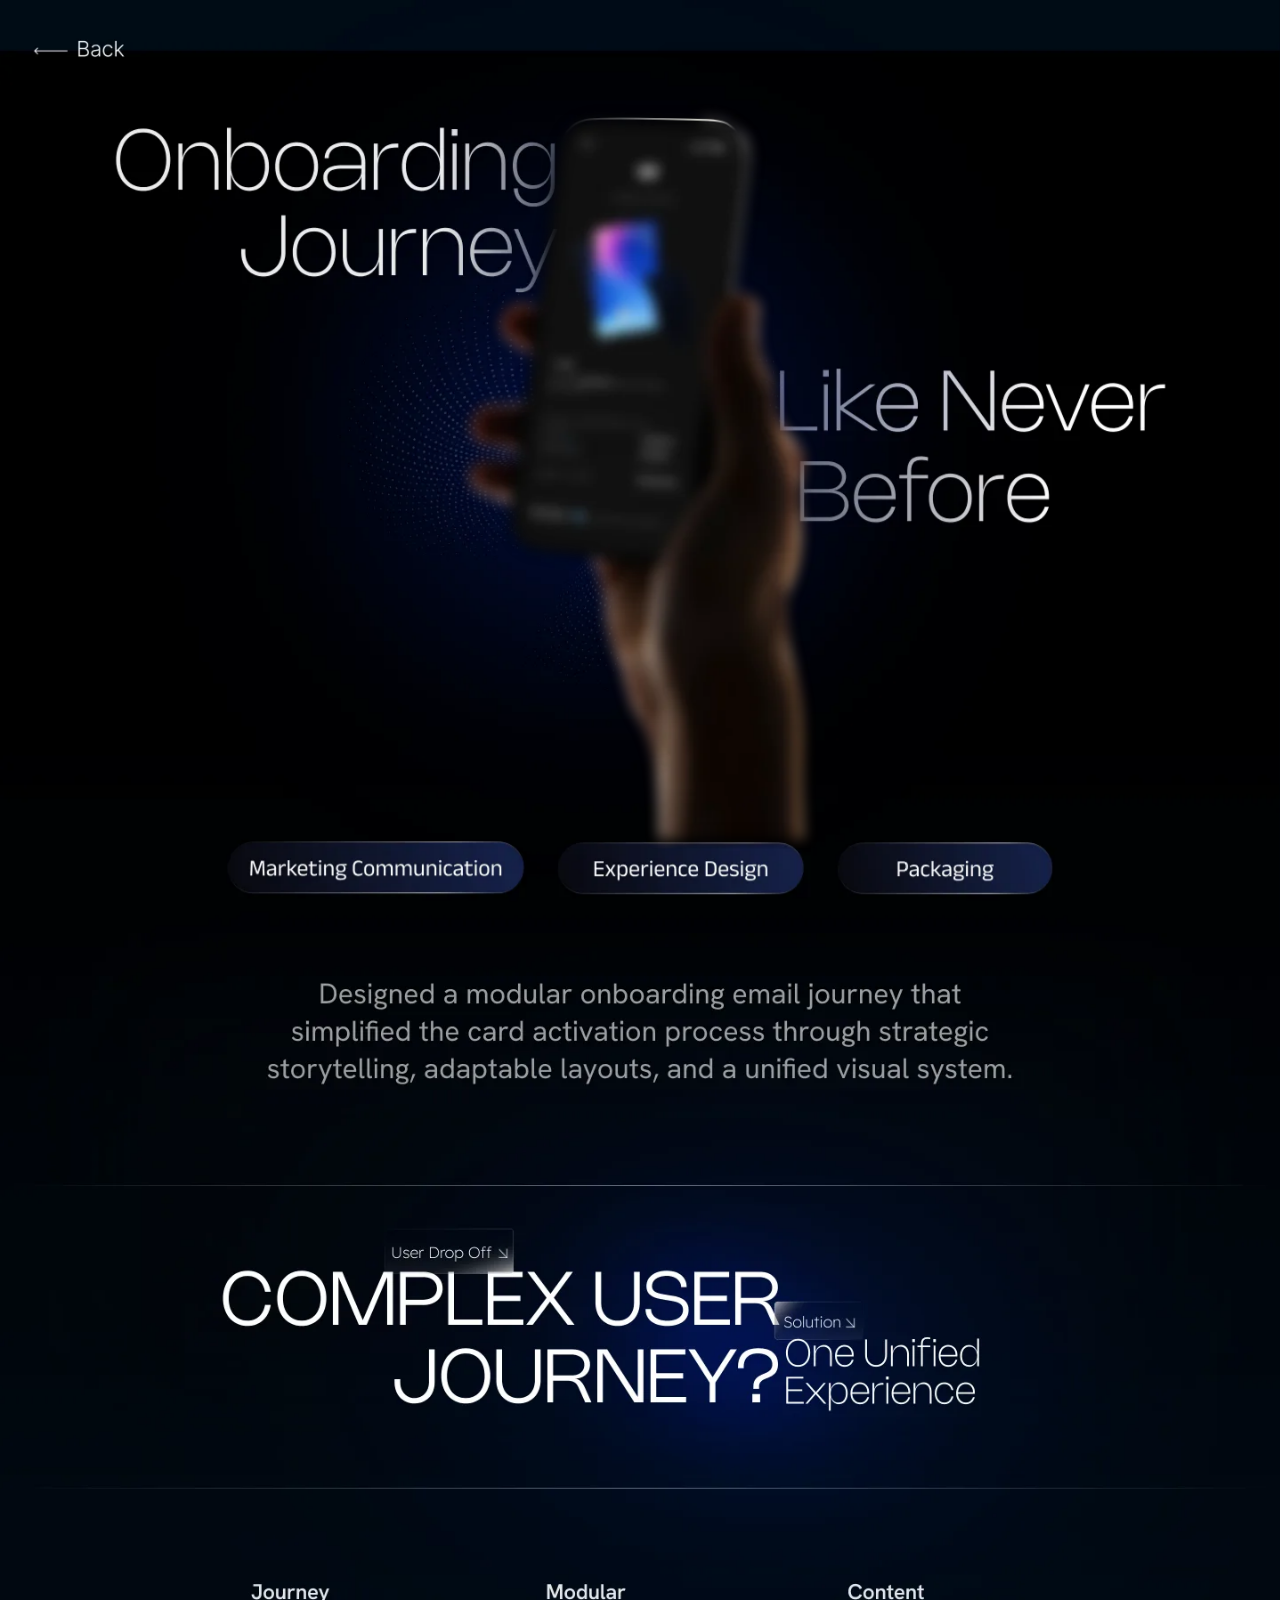
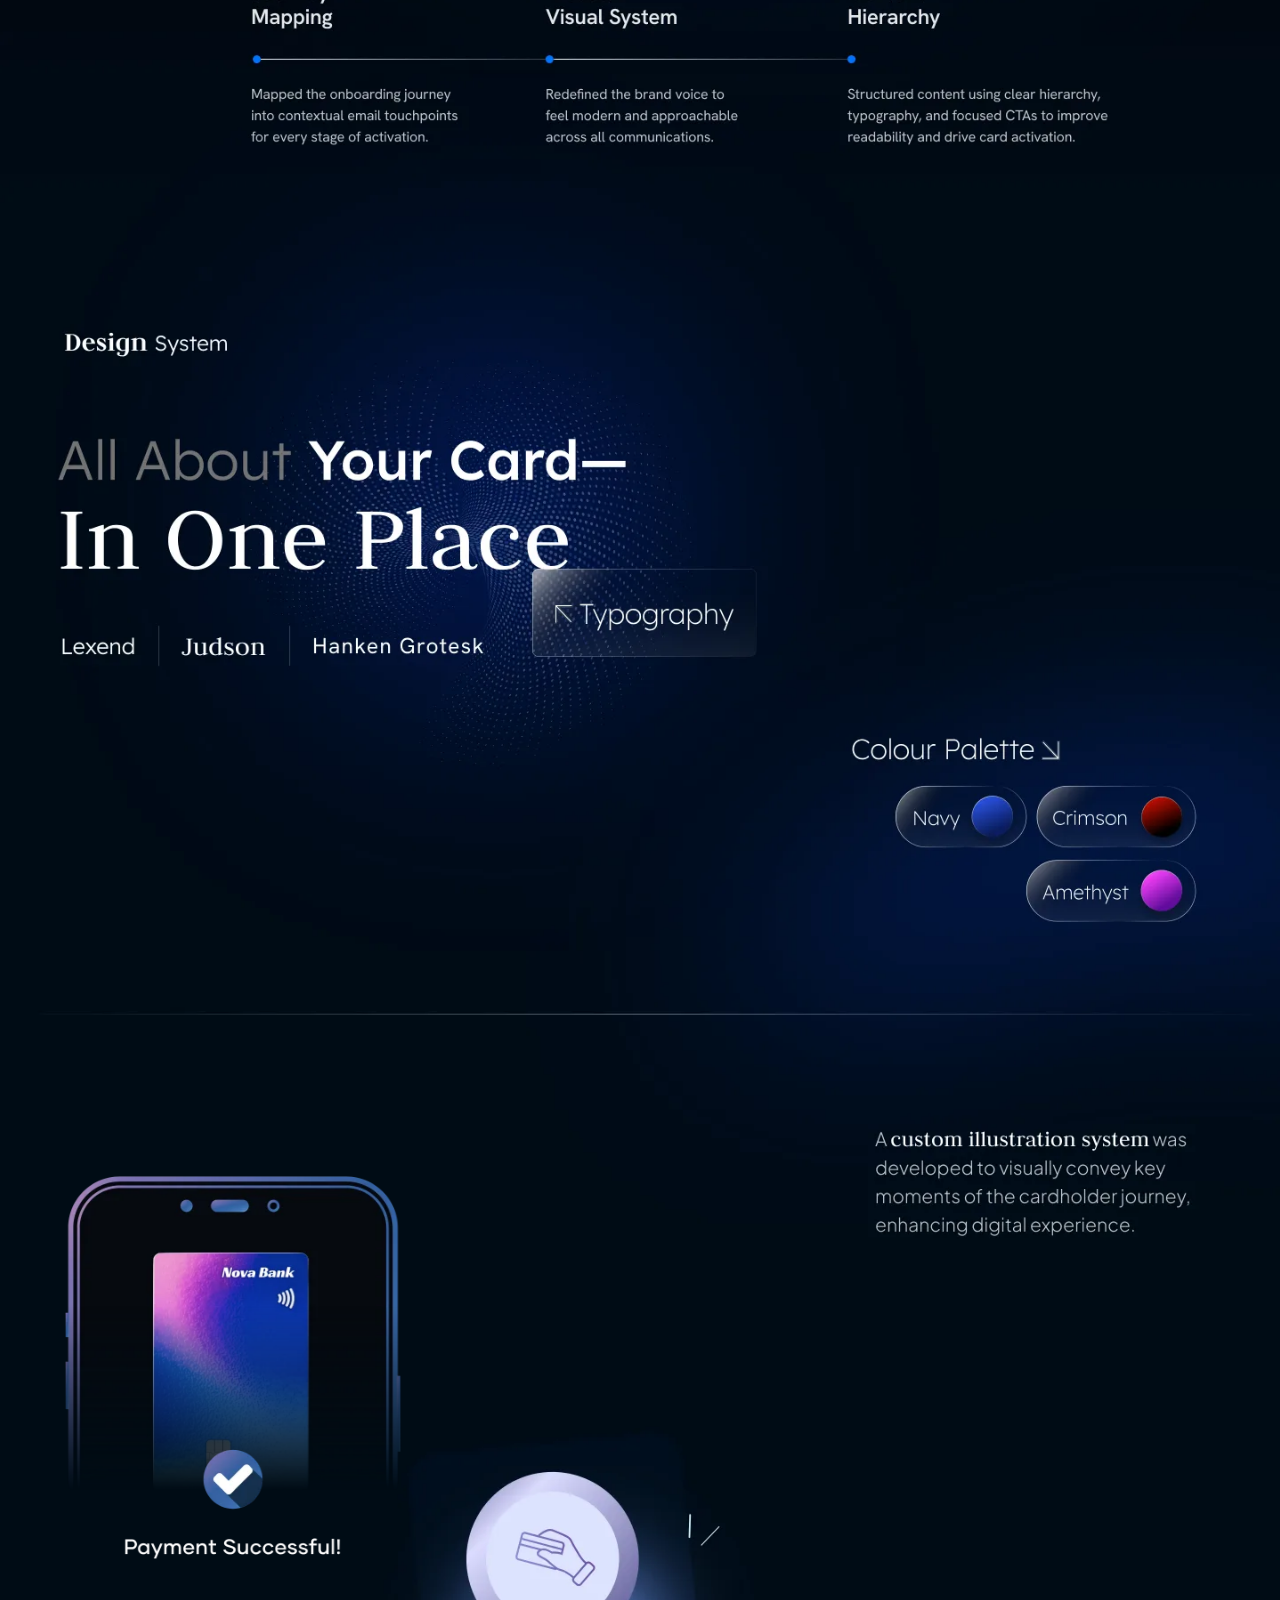
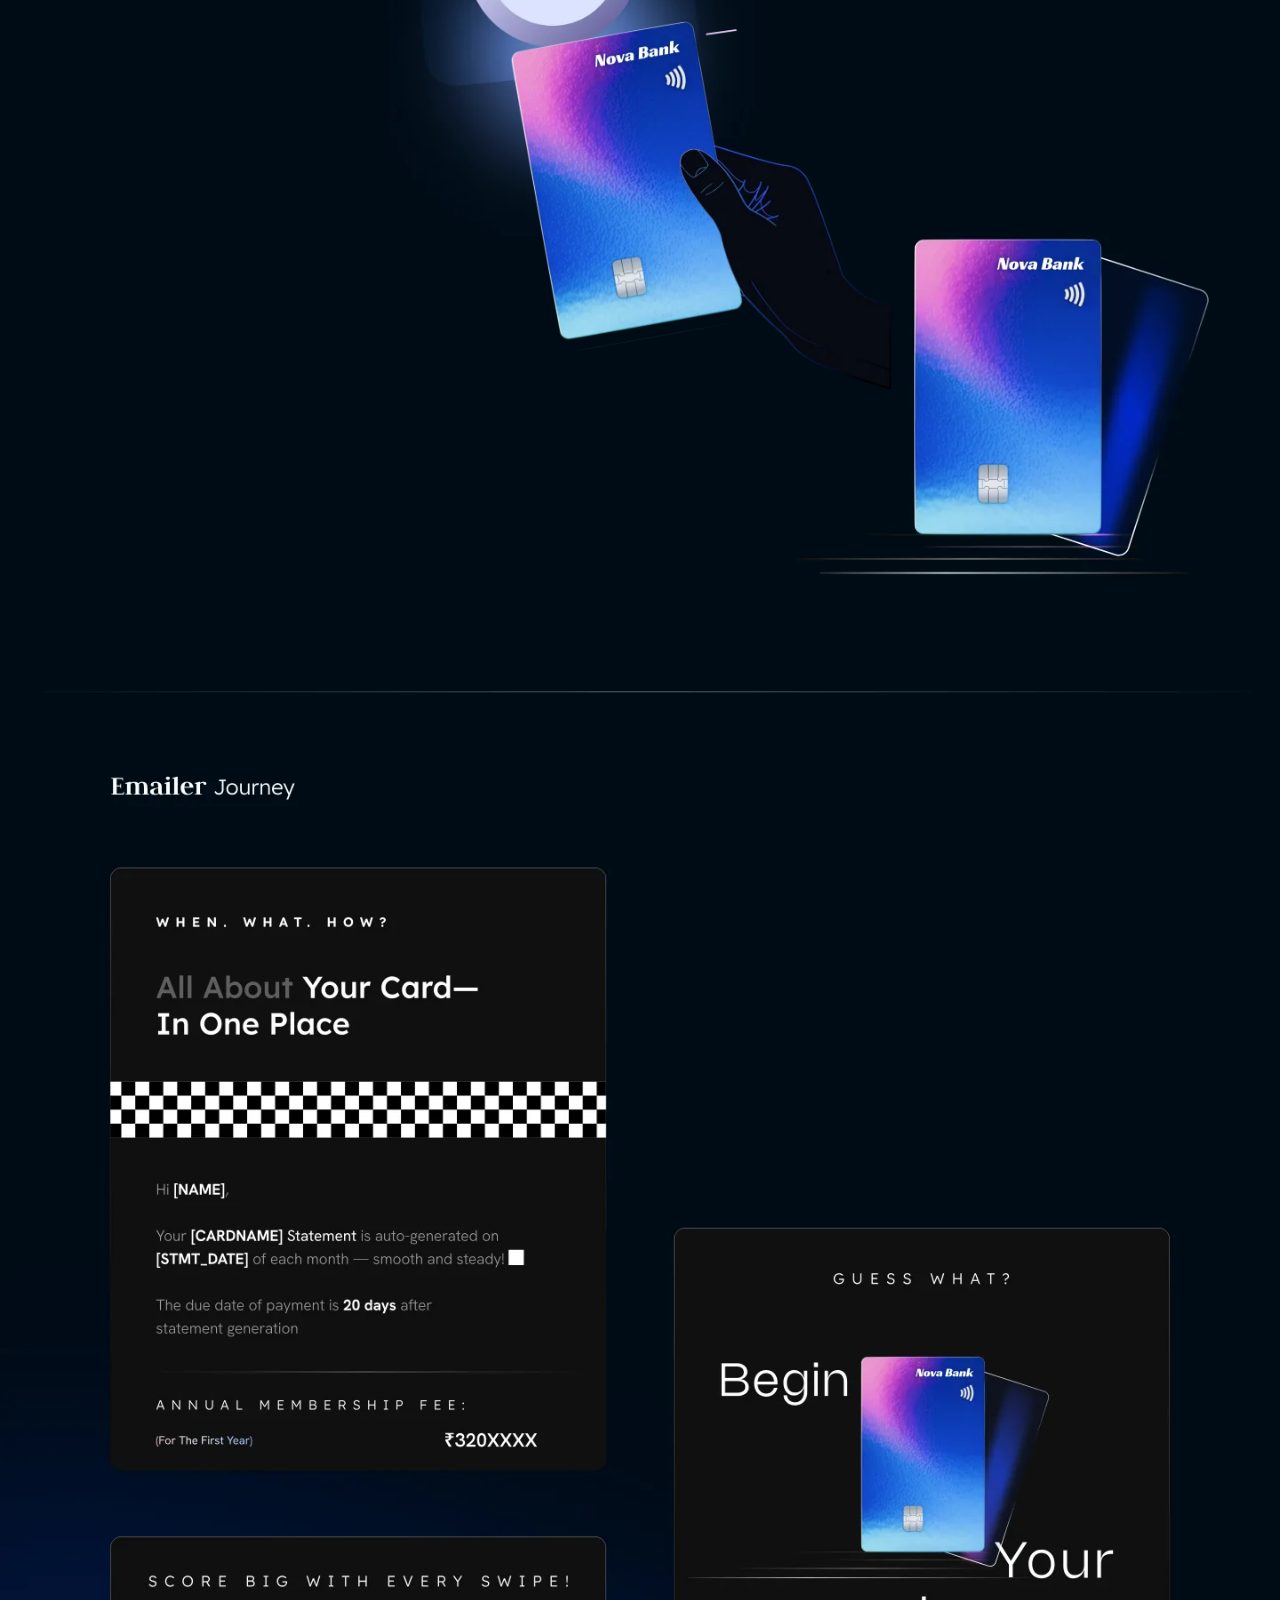
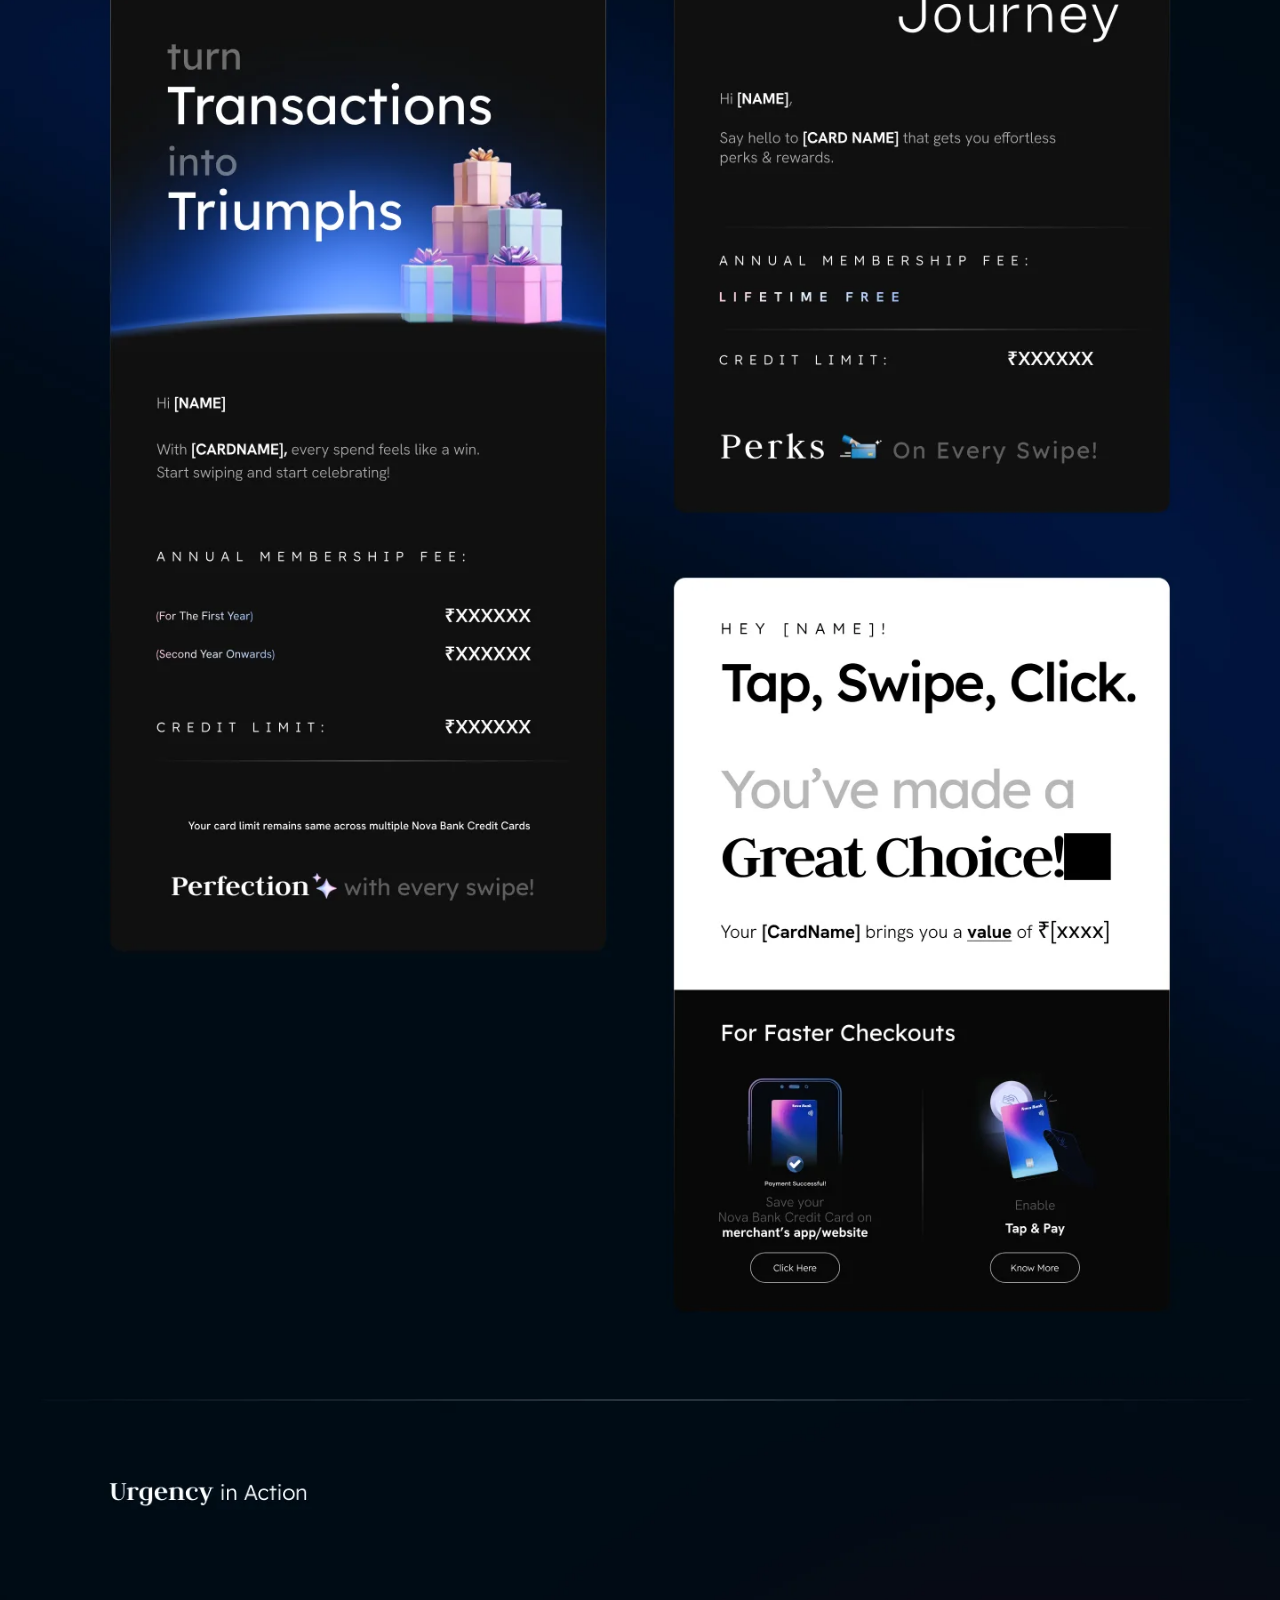
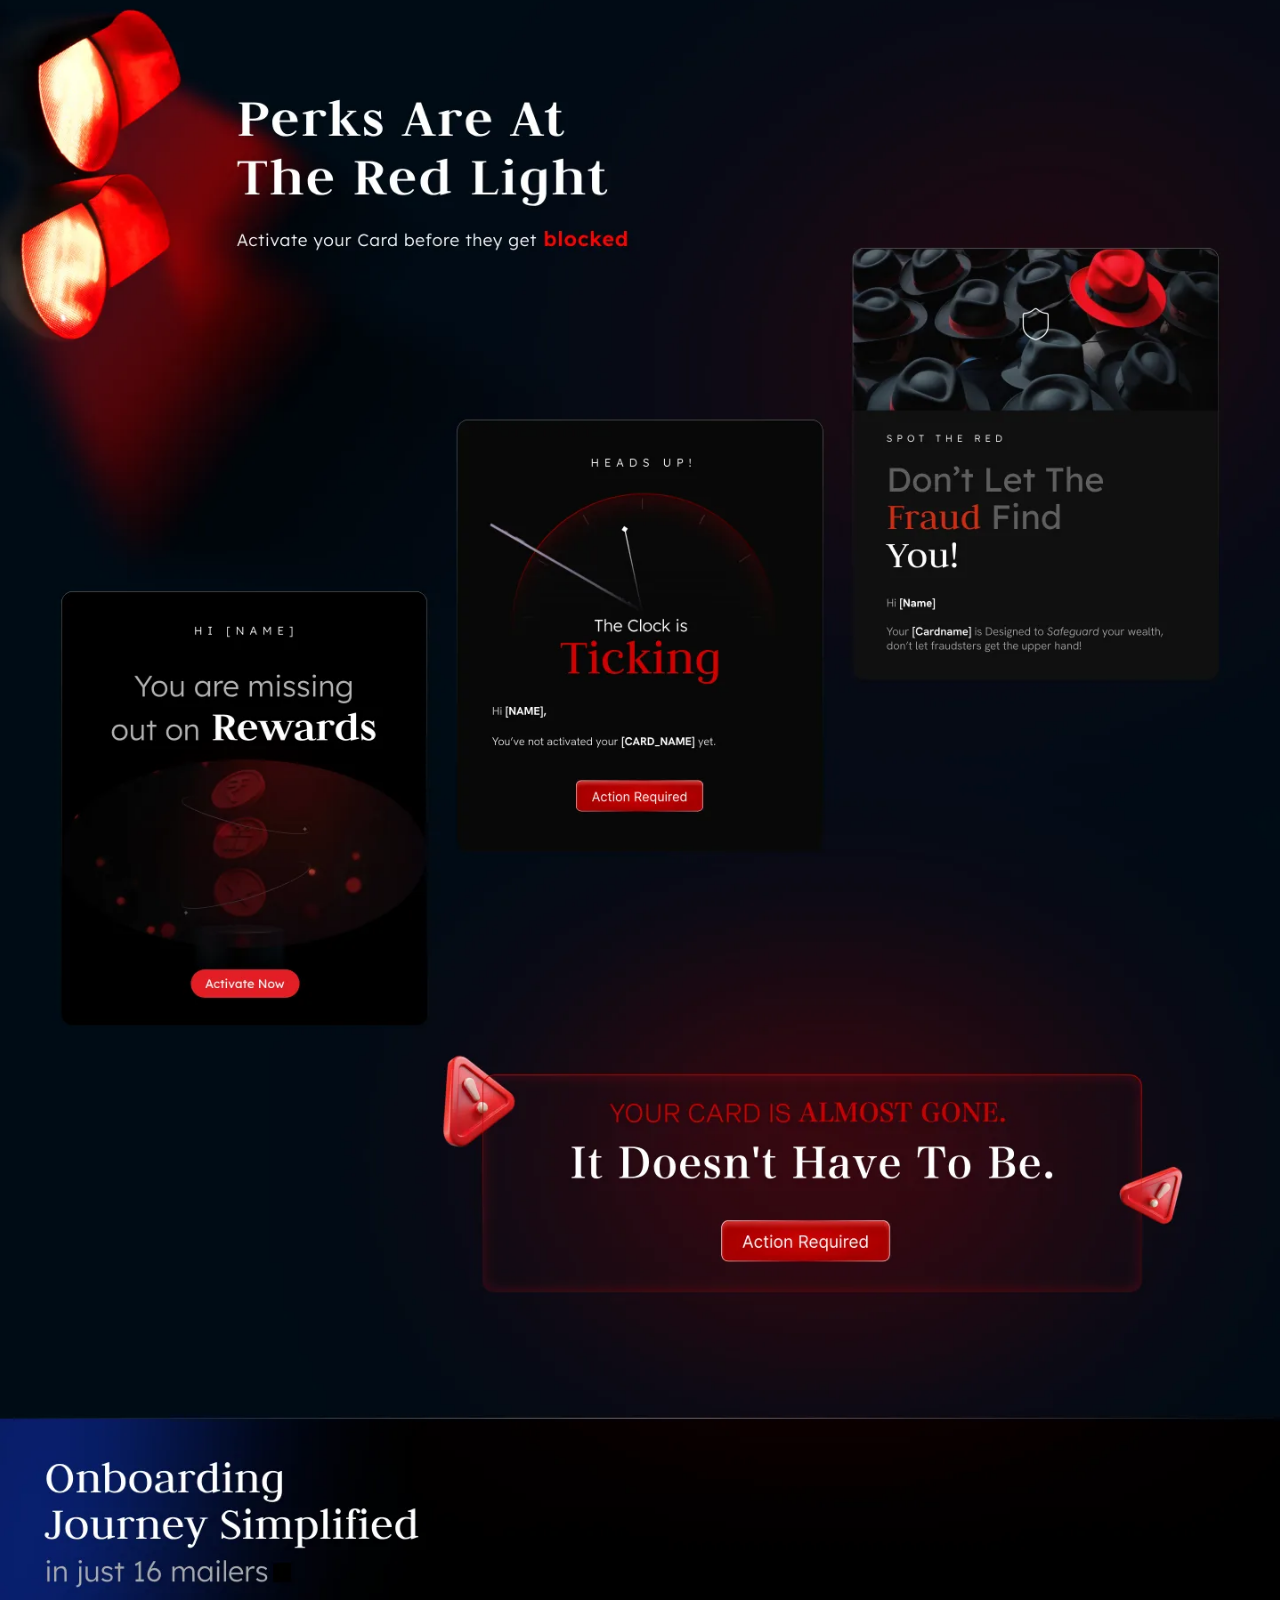
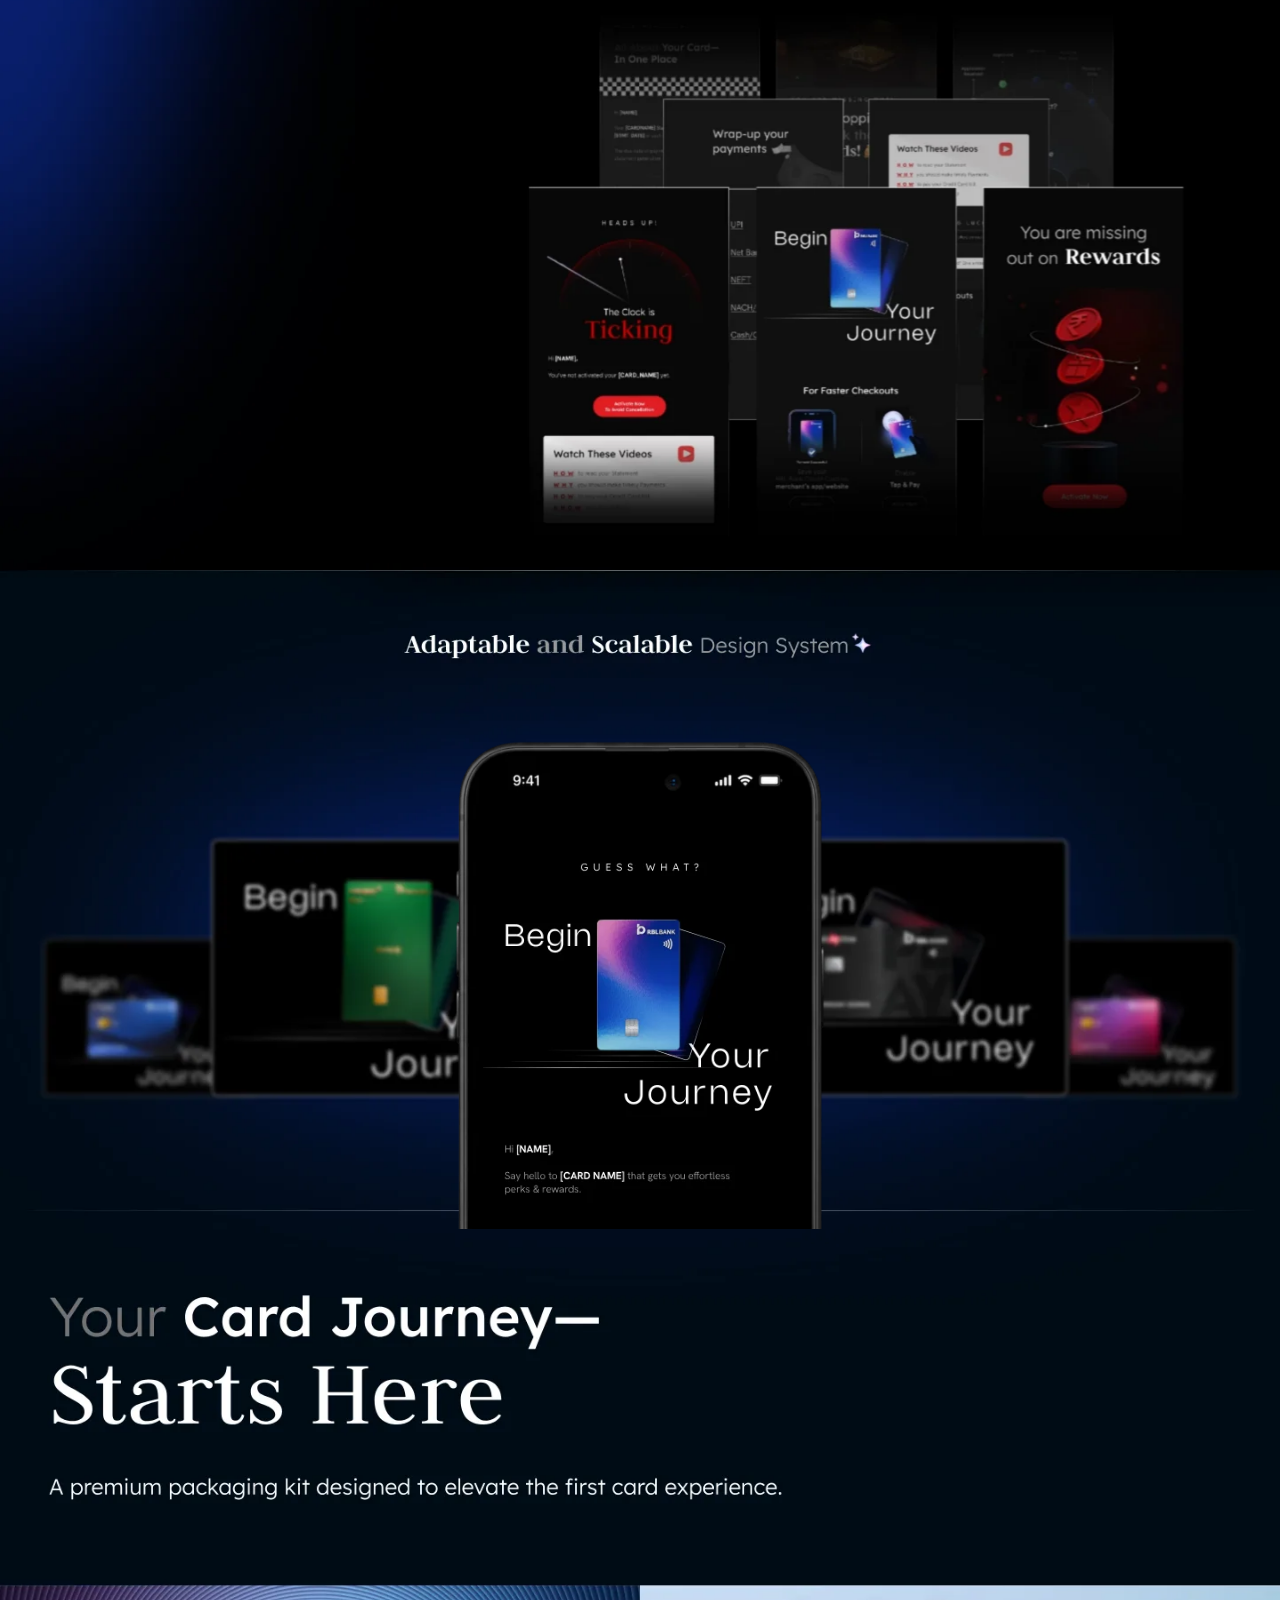
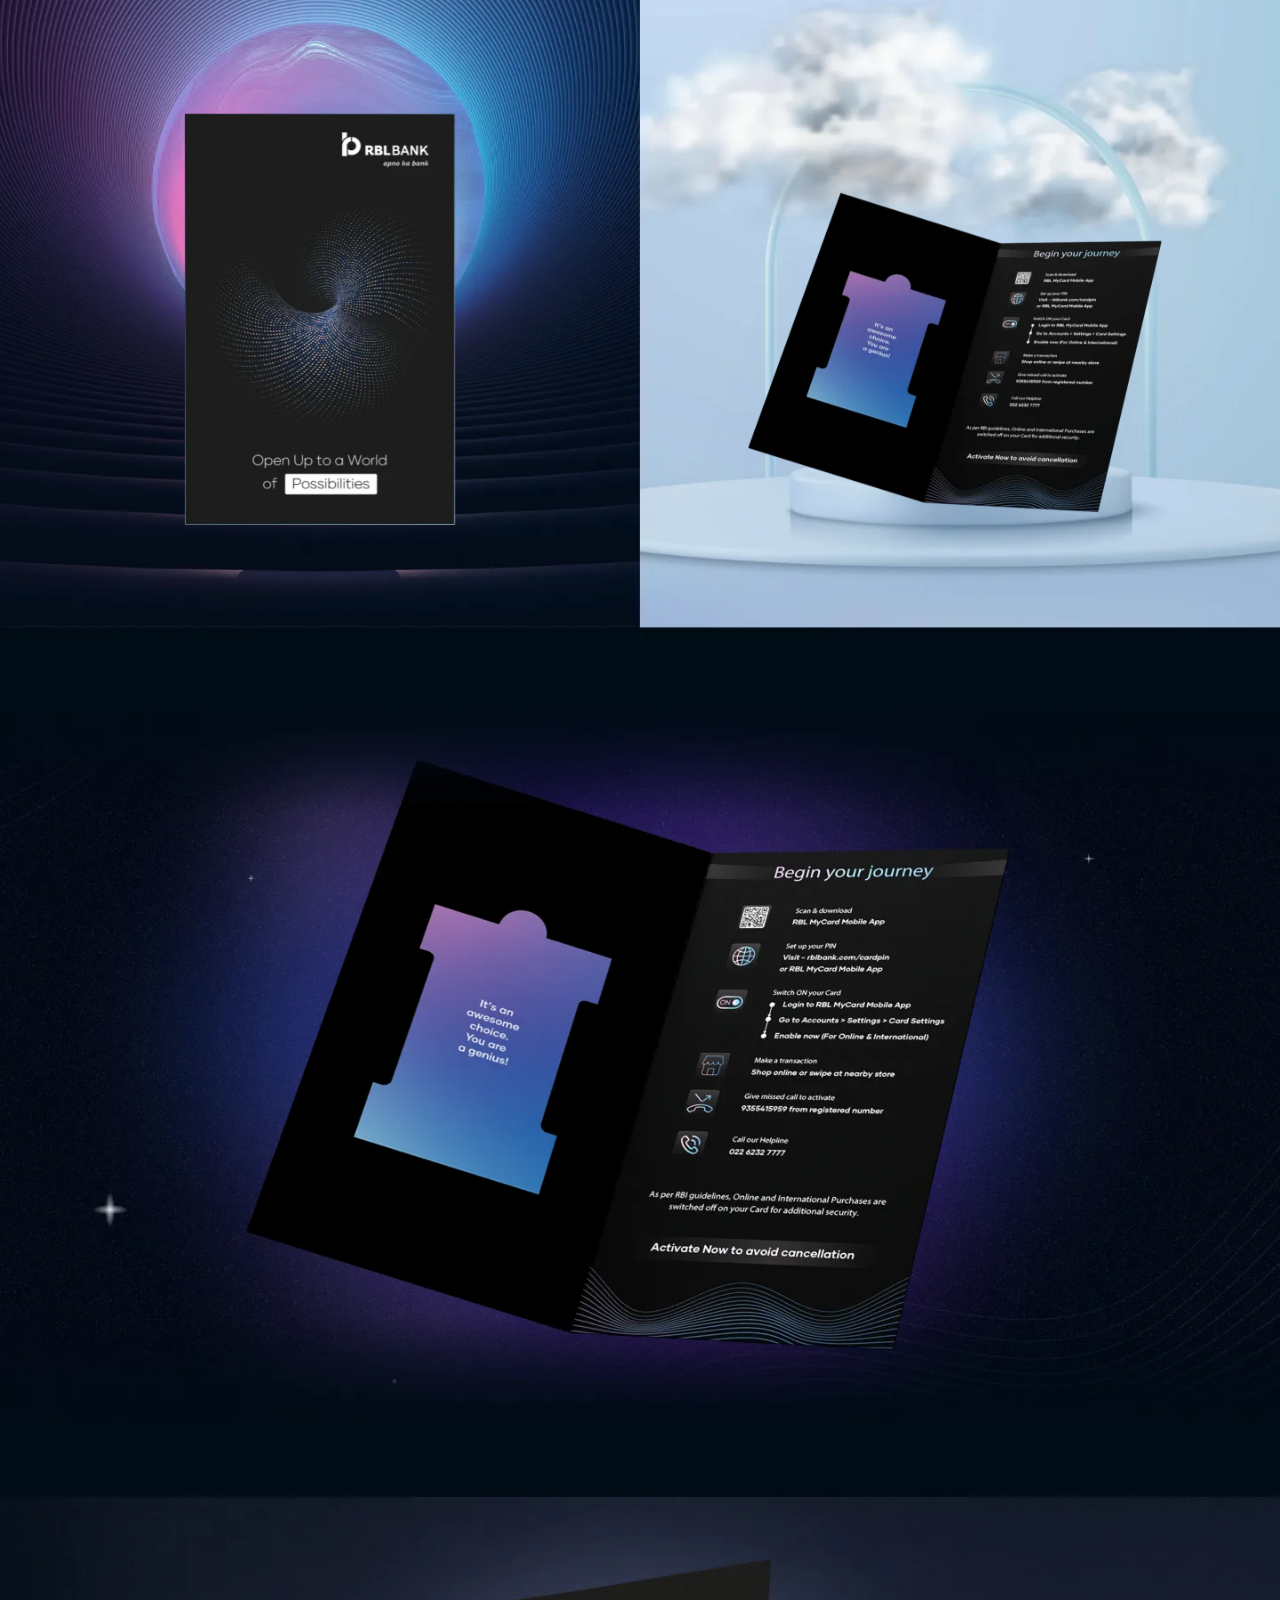
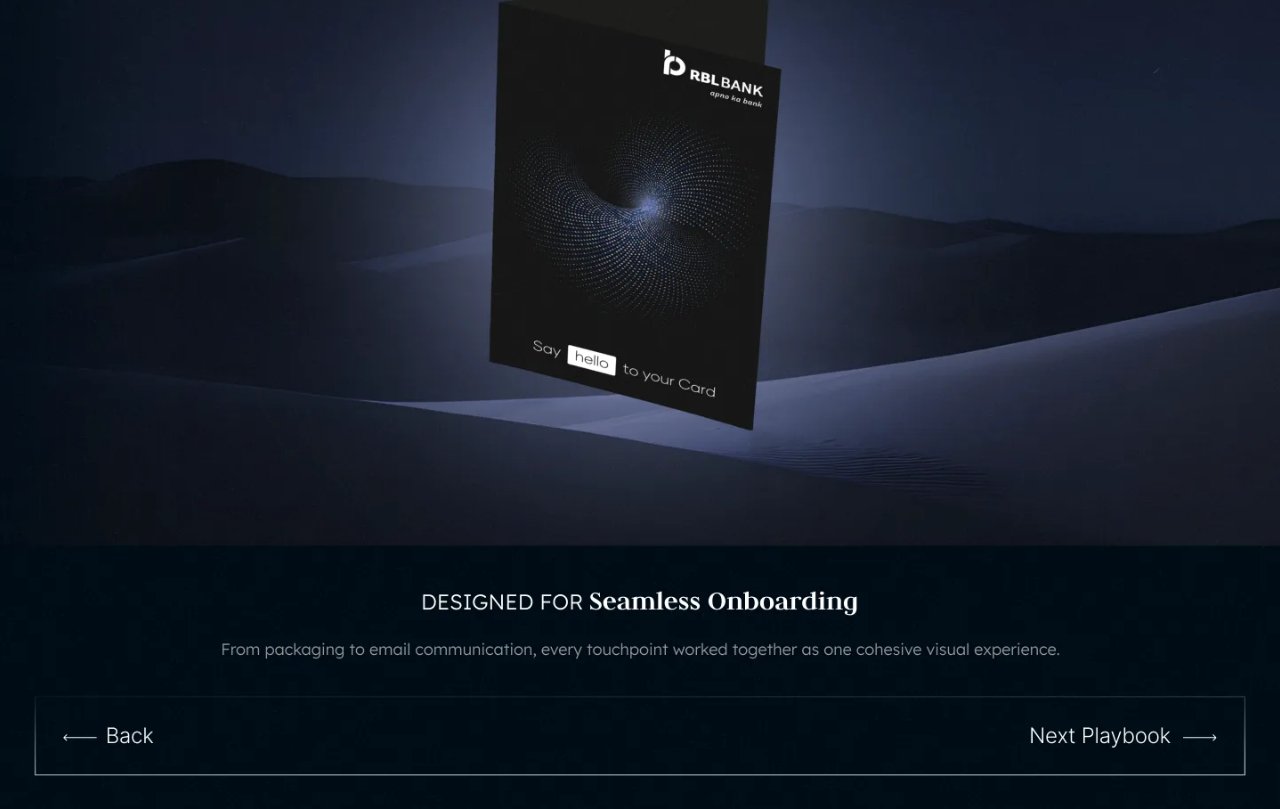
<file: work/rbl-nova/index.html>
<!doctype html>
<html lang="en">
<head>
  <meta charset="utf-8">
  <meta name="viewport" content="width=device-width, initial-scale=1">
  <title>RBL Bank & Nova Bank — Marketing Communication — Wanshika Arora</title>
  <meta name="description" content="RBL Bank and Nova Bank: a modular onboarding email journey, custom illustration system and premium packaging kit that simplified card activation.">
  <meta name="theme-color" content="#000B14">
  <meta property="og:title" content="RBL Bank & Nova Bank — Marketing Communication — Wanshika Arora">
  <meta property="og:description" content="RBL Bank and Nova Bank: a modular onboarding email journey, custom illustration system and premium packaging kit that simplified card activation.">
  <meta property="og:image" content="img/b0-1x.webp">
  <link rel="icon" href="../../assets/favicon.svg" type="image/svg+xml">
  <link rel="preconnect" href="https://fonts.googleapis.com">
  <link rel="preconnect" href="https://fonts.gstatic.com" crossorigin>
  <link href="https://fonts.googleapis.com/css2?family=Lexend:wght@300;500&display=swap" rel="stylesheet">
  <link rel="stylesheet" href="../../assets/css/case.css">
  <link rel="preload" as="image" href="img/b0-1x.webp" imagesrcset="img/b0-1x.webp 1440w, img/b0.webp 2880w" imagesizes="100vw">
</head>
<body class="cs" style="--bg:#000B14;--ink:#EEF2FA;--accent:#8FB4FF;--pfont:'Lexend'">
  <div class="cs-progress" aria-hidden="true" data-progress></div>
  <main class="cs-page">
    <h1 class="sr-only">RBL Bank &amp; Nova Bank — Marketing Communication</h1>
    <p class="sr-only">RBL Bank and Nova Bank: a modular onboarding email journey, custom illustration system and premium packaging kit that simplified card activation.</p>
<section class="cs-band cs-band--intro" style="--ar:1440/1050">
  <picture><source media="(max-width: 760px)" srcset="img/b0-m-1x.webp"><img src="img/b0-1x.webp" srcset="img/b0-1x.webp 1440w, img/b0.webp 2880w" sizes="100vw" width="1440" height="1050" alt="" loading="eager" decoding="async" fetchpriority="high"></picture>
  <div class="cs-layer" data-motion="rise" data-depth="40" style="left:28.8194%;top:4.7619%;width:43.4028%"><div class="cs-layer__in"><img src="img/l0-1x.webp" srcset="img/l0-1x.webp 625w, img/l0.webp 1250w" sizes="43.4028vw" width="625" height="907" alt="" loading="eager" decoding="async"></div></div>
  <a class="cs-hot" href="../../#p=rbl-nova" style="left:2.0833%;top:3.4286%;width:9.0278%;height:3.8095%"><span class="sr-only">Back</span></a>
</section>
<section class="cs-band" style="--ar:1440/1050">
  <picture><source media="(max-width: 760px)" srcset="img/b1-m-1x.webp"><img src="img/b1-1x.webp" srcset="img/b1-1x.webp 1440w, img/b1.webp 2880w" sizes="100vw" width="1440" height="1050" alt="" loading="lazy" decoding="async"></picture>
</section>
<div class="cs-panel" data-reveal><p class="cs-tags">Marketing Communication · Experience Design · Packaging</p><p>Designed a modular onboarding email journey that simplified the card activation process through strategic storytelling, adaptable layouts, and a unified visual system.</p></div>
<div class="cs-panel" data-reveal><ul><li><h3>Journey Mapping</h3><p>Mapped the onboarding journey into contextual email touchpoints for every stage of activation.</p></li><li><h3>Modular Visual System</h3><p>Redefined the brand voice to feel modern and approachable across all communications.</p></li><li><h3>Content Hierarchy</h3><p>Structured content using clear hierarchy, typography, and focused CTAs to improve readability and drive card activation.</p></li></ul></div>
<section class="cs-band" style="--ar:1440/900">
  <picture><img src="img/b2-1x.webp" srcset="img/b2-1x.webp 1440w, img/b2.webp 2880w" sizes="100vw" width="1440" height="900" alt="" loading="lazy" decoding="async"></picture>
</section>
<section class="cs-band" style="--ar:1440/1300">
  <picture><source media="(max-width: 760px)" srcset="img/b3-m-1x.webp"><img src="img/b3-1x.webp" srcset="img/b3-1x.webp 1440w, img/b3.webp 2880w" sizes="100vw" width="1440" height="1300" alt="" loading="lazy" decoding="async"></picture>
  <div class="cs-layer" data-motion="float" data-depth="50" style="left:3.7500%;top:2.5385%;width:28.8889%"><div class="cs-layer__in"><img src="img/l1-1x.webp" srcset="img/l1-1x.webp 416w, img/l1.webp 832w" sizes="28.8889vw" width="416" height="785" alt="" loading="lazy" decoding="async"></div></div>
  <div class="cs-layer" data-motion="float" data-depth="70" style="left:37.9861%;top:39.2308%;width:32.9861%"><div class="cs-layer__in"><img src="img/l2-1x.webp" srcset="img/l2-1x.webp 475w, img/l2.webp 950w" sizes="32.9861vw" width="475" height="458" alt="" loading="lazy" decoding="async"></div></div>
</section>
<div class="cs-panel" data-reveal><p>A <strong>custom illustration system</strong> was developed to visually convey key moments of the cardholder journey, enhancing digital experience.</p></div>
<section class="cs-band" style="--ar:1440/2750">
  <picture><img src="img/b4-1x.webp" srcset="img/b4-1x.webp 1440w, img/b4.webp 2880w" sizes="100vw" width="1440" height="2750" alt="" loading="lazy" decoding="async"></picture>
</section>
<section class="cs-band" style="--ar:1440/1750">
  <picture><img src="img/b5-1x.webp" srcset="img/b5-1x.webp 1440w, img/b5.webp 2880w" sizes="100vw" width="1440" height="1750" alt="" loading="lazy" decoding="async"></picture>
</section>
<section class="cs-band" style="--ar:1440/850">
  <picture><img src="img/b6-1x.webp" srcset="img/b6-1x.webp 1440w, img/b6.webp 2880w" sizes="100vw" width="1440" height="850" alt="" loading="lazy" decoding="async"></picture>
  <div class="cs-layer" data-motion="rise" data-depth="30" style="left:33.8194%;top:21.2941%;width:66.1111%"><div class="cs-layer__in"><img src="img/l3-1x.webp" srcset="img/l3-1x.webp 952w, img/l3.webp 1904w" sizes="66.1111vw" width="952" height="608" alt="" loading="lazy" decoding="async"></div></div>
</section>
<section class="cs-band" style="--ar:1440/1100">
  <picture><source media="(max-width: 760px)" srcset="img/b7-m-1x.webp"><img src="img/b7-1x.webp" srcset="img/b7-1x.webp 1440w, img/b7.webp 2880w" sizes="100vw" width="1440" height="1100" alt="" loading="lazy" decoding="async"></picture>
  <div class="cs-layer" data-motion="rise" data-depth="30" style="left:25.2083%;top:12.4545%;width:49.5139%"><div class="cs-layer__in"><img src="img/l4-1x.webp" srcset="img/l4-1x.webp 713w, img/l4.webp 1426w" sizes="49.5139vw" width="713" height="650" alt="" loading="lazy" decoding="async"></div></div>
</section>
<div class="cs-panel" data-reveal><h2>Your Card Journey — Starts Here</h2><p>A premium packaging kit designed to elevate the first card experience.</p></div>
<section class="cs-band" style="--ar:1440/810">
  <picture><img src="img/b8-1x.webp" srcset="img/b8-1x.webp 1440w, img/b8.webp 2880w" sizes="100vw" width="1440" height="810" alt="" loading="lazy" decoding="async"></picture>
  <div class="cs-layer" data-motion="tilt" data-depth="40" style="left:55.2083%;top:20.8642%;width:39.7222%"><div class="cs-layer__in"><img src="img/l5-1x.webp" srcset="img/l5-1x.webp 572w, img/l5.webp 1144w" sizes="39.7222vw" width="572" height="501" alt="" loading="lazy" decoding="async"></div></div>
  <div class="cs-layer" data-motion="float" data-depth="50" style="left:13.7500%;top:15.5556%;width:22.4306%"><div class="cs-layer__in"><img src="img/l6-1x.webp" srcset="img/l6-1x.webp 323w, img/l6.webp 646w" sizes="22.4306vw" width="323" height="482" alt="" loading="lazy" decoding="async"></div></div>
</section>
<section class="cs-band" style="--ar:1440/840">
  <picture><img src="img/b9-1x.webp" srcset="img/b9-1x.webp 1440w, img/b9.webp 2880w" sizes="100vw" width="1440" height="840" alt="" loading="lazy" decoding="async"></picture>
</section>
<section class="cs-band" style="--ar:1440/1108">
  <picture><source media="(max-width: 760px)" srcset="img/b10-m-1x.webp"><img src="img/b10-1x.webp" srcset="img/b10-1x.webp 1440w, img/b10.webp 2880w" sizes="100vw" width="1440" height="1108" alt="" loading="lazy" decoding="async"></picture>
  <a class="cs-hot" href="../../#p=rbl-nova" style="left:2.8472%;top:88.6282%;width:27.7778%;height:7.9422%"><span class="sr-only">Back</span></a>
  <a class="cs-hot" href="../cbps/" style="left:69.4444%;top:88.6282%;width:27.7778%;height:7.9422%"><span class="sr-only">Next Playbook</span></a>
</section>
<div class="cs-panel" data-reveal><span class="cs-kicker">Designed for seamless onboarding</span><p>From packaging to email communication, every touchpoint worked together as one cohesive visual experience.</p></div>
  </main>
  <script src="../../assets/js/case.js" defer></script>
</body>
</html>
</file>
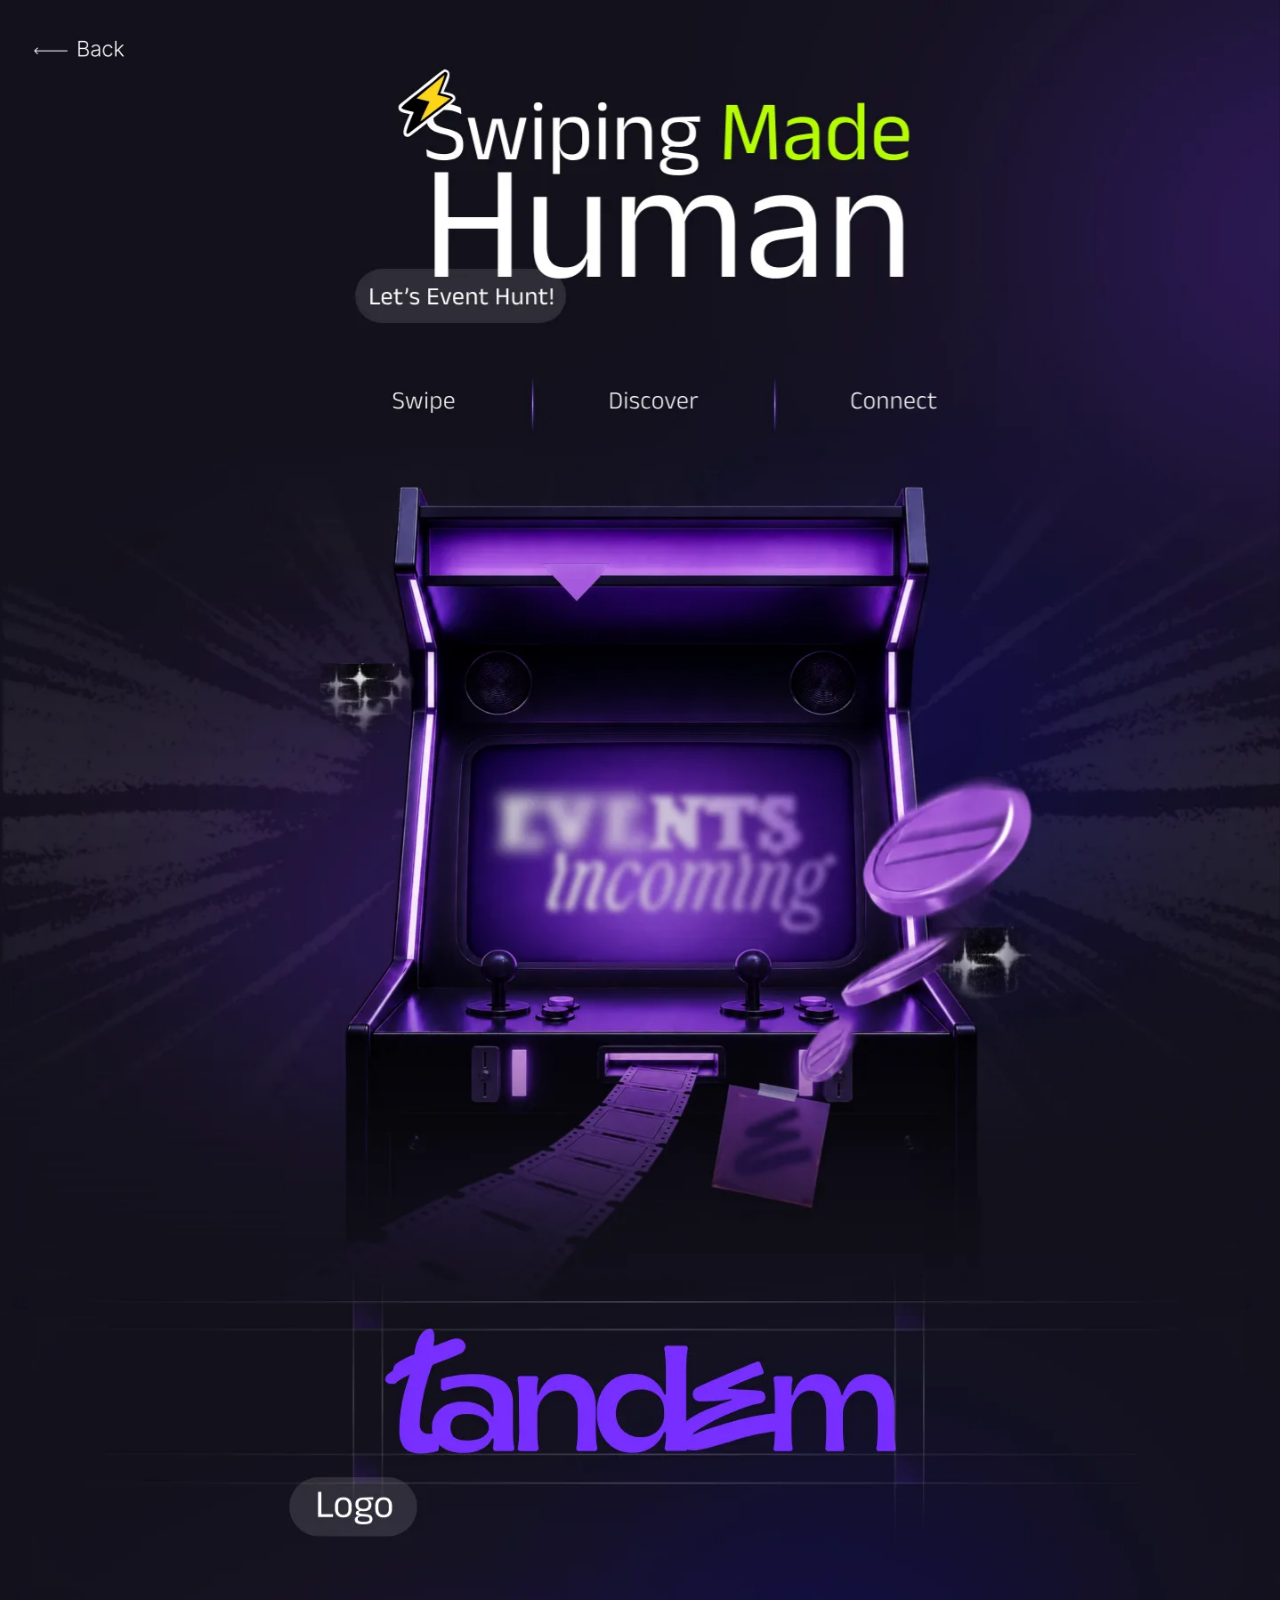
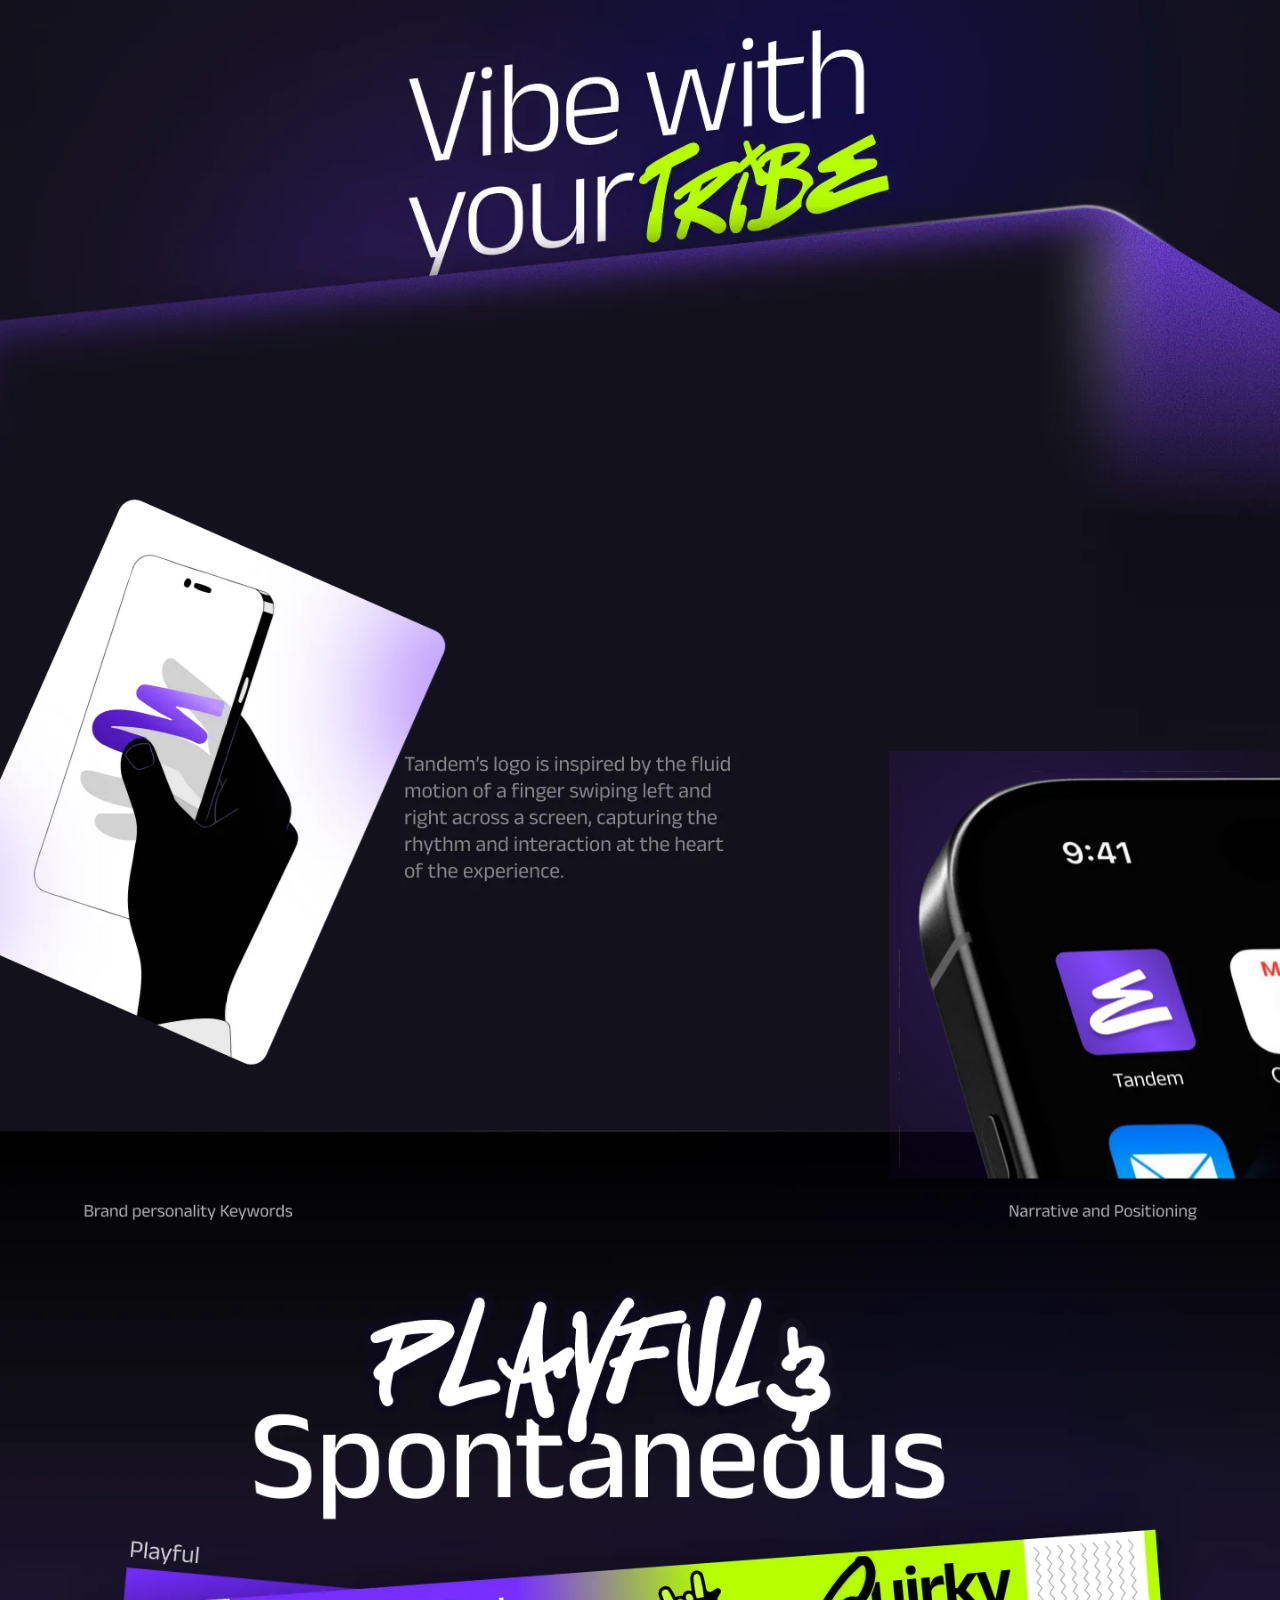
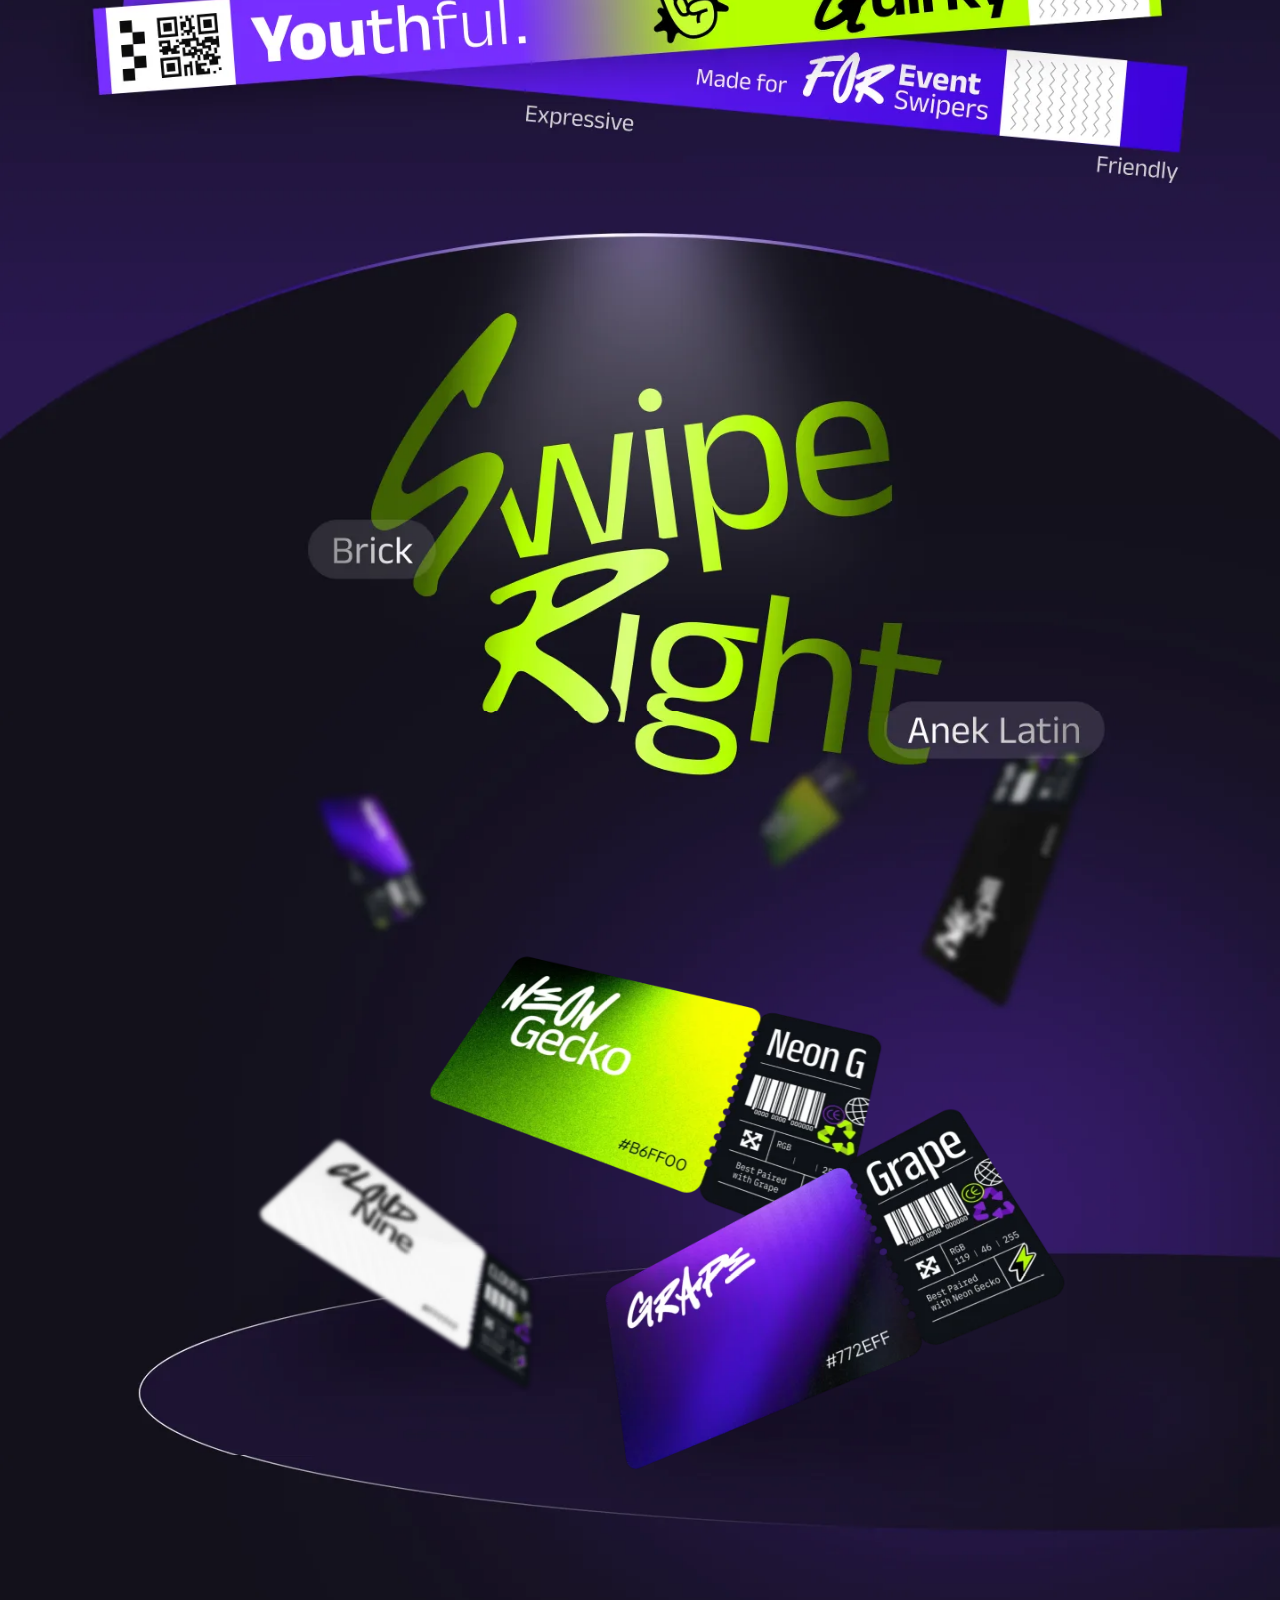
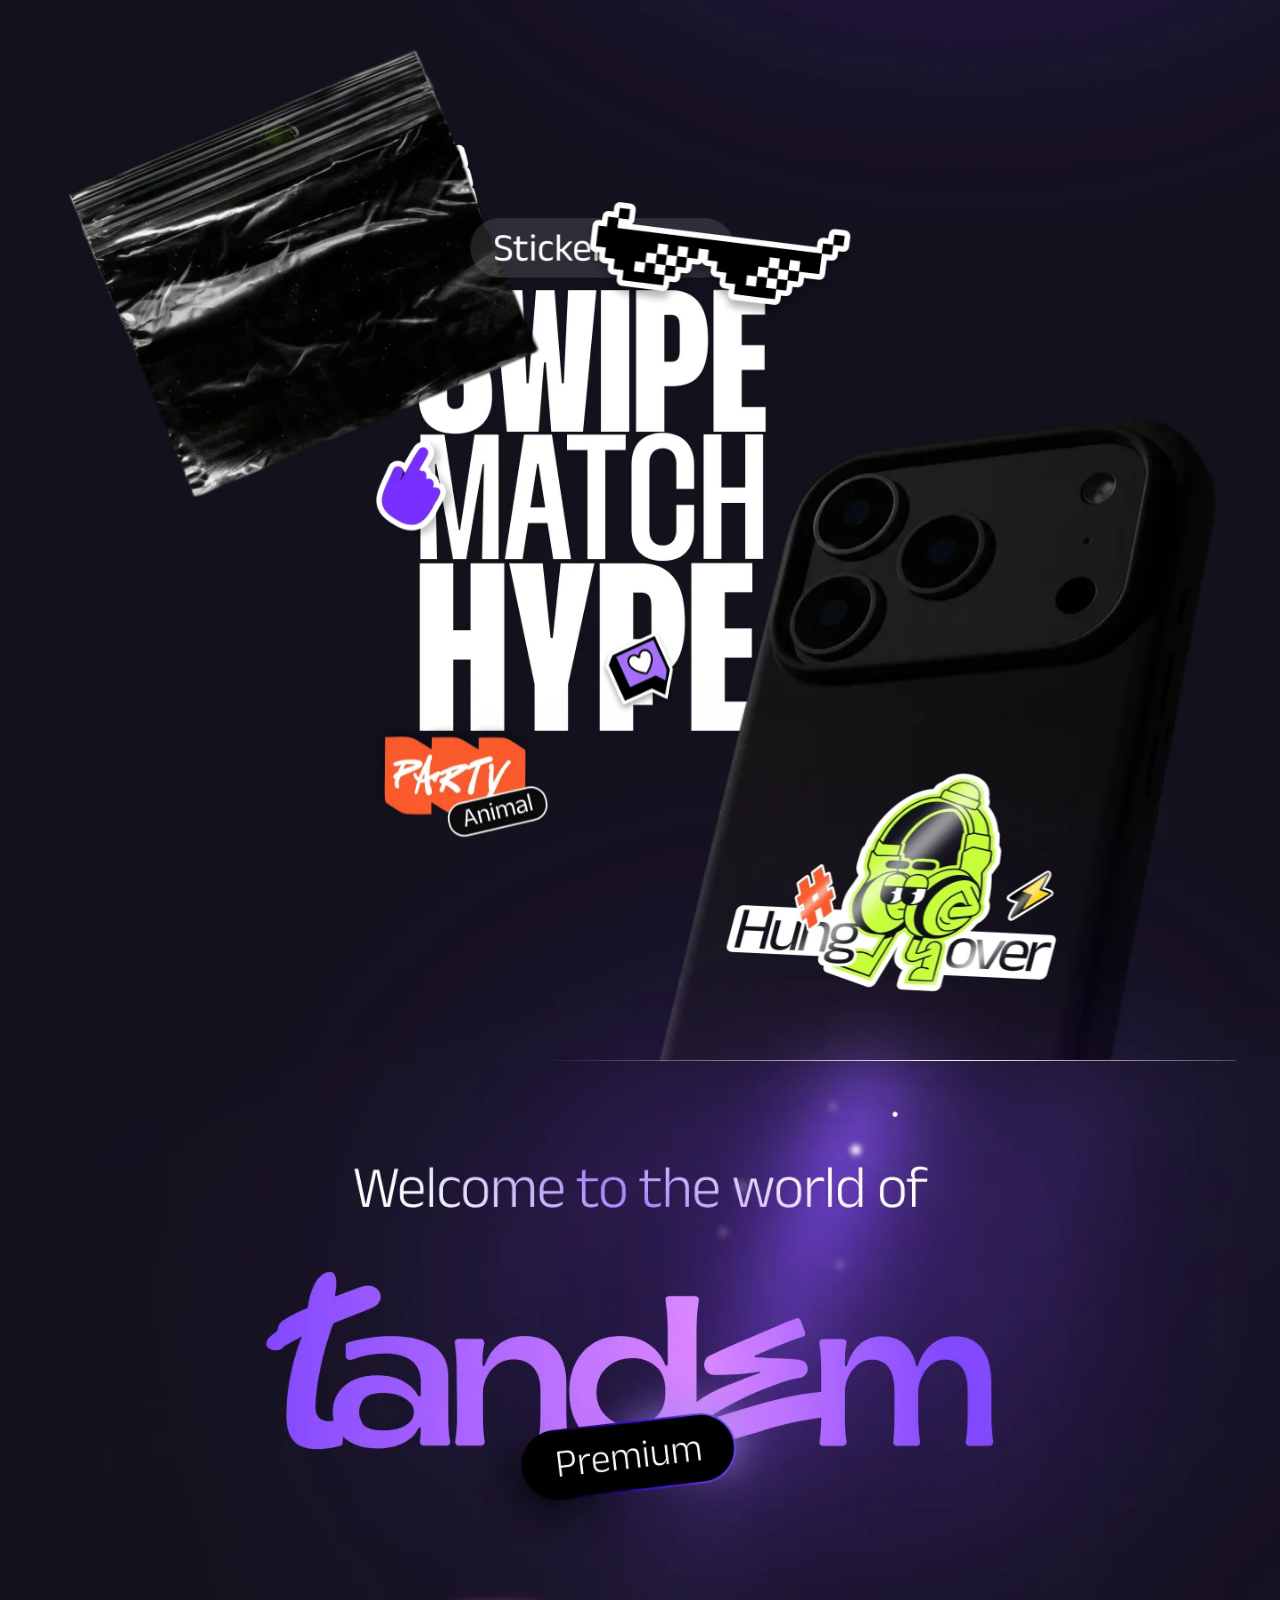
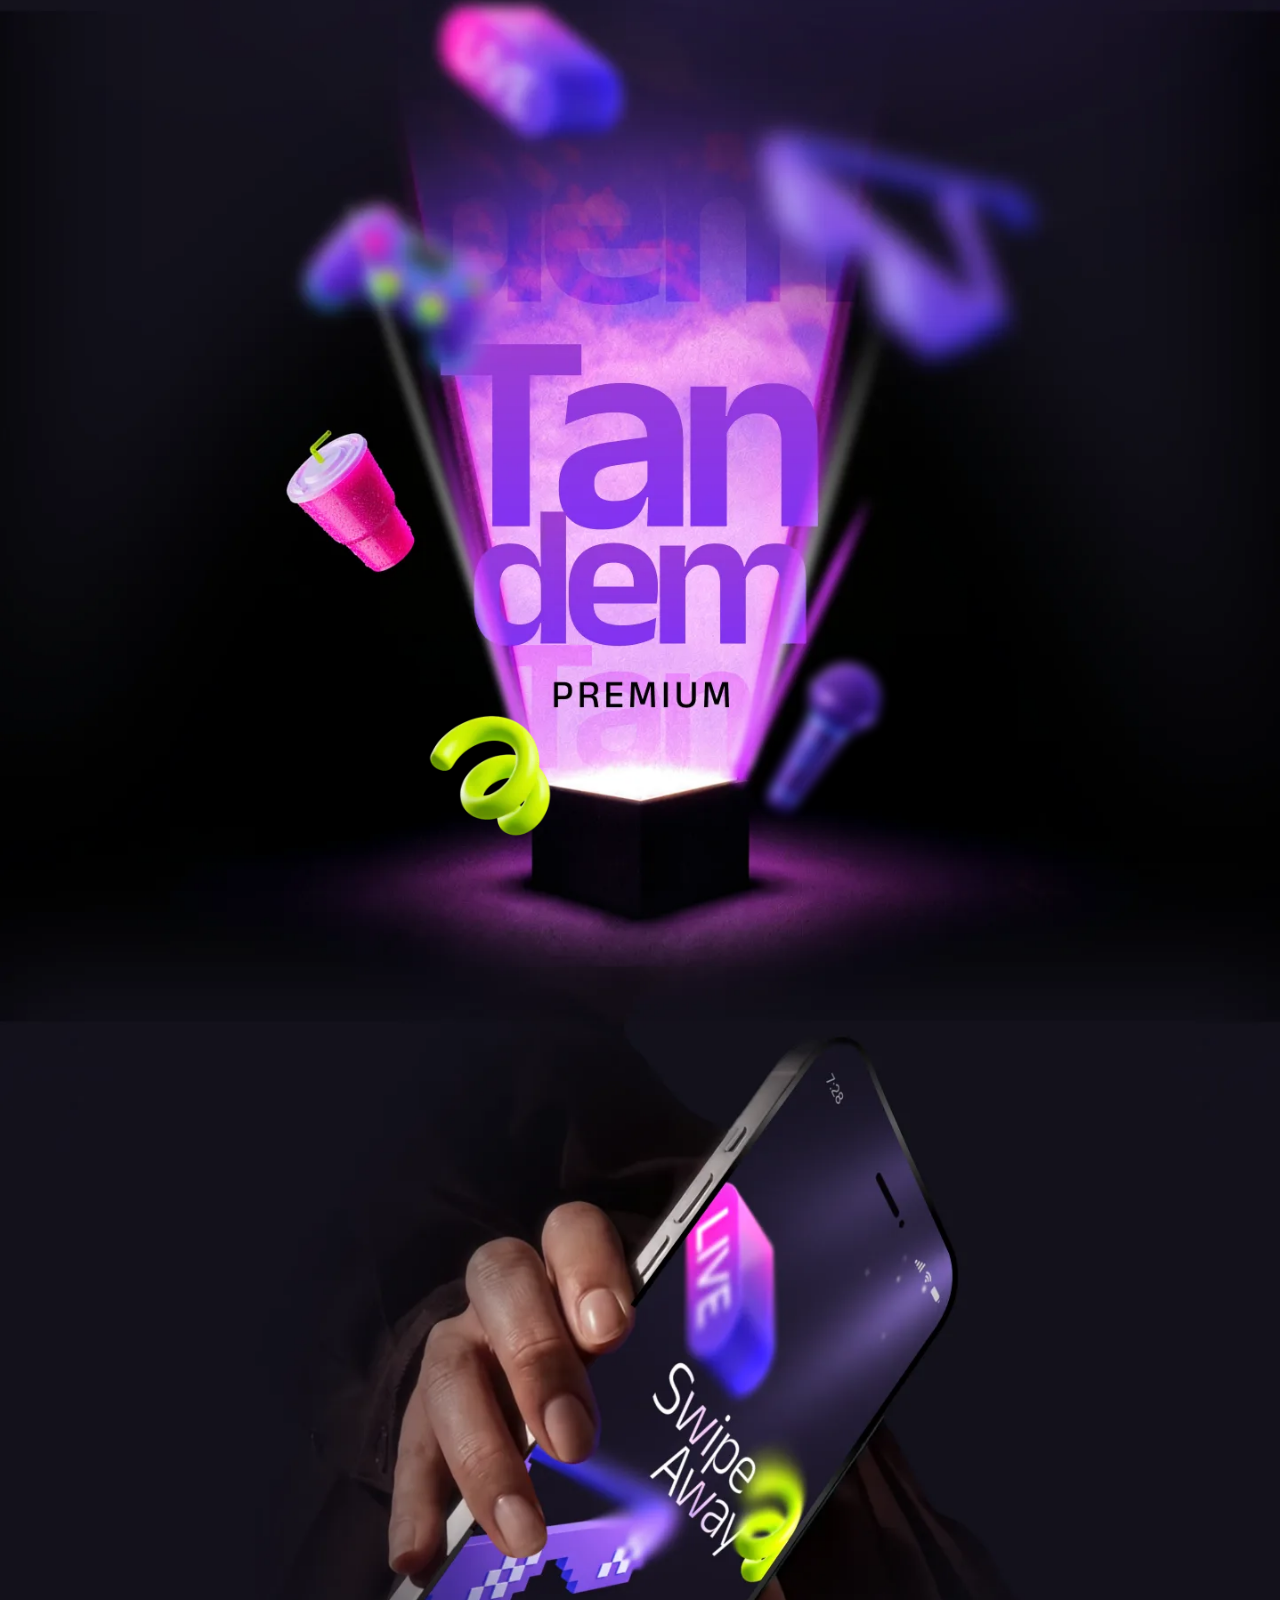
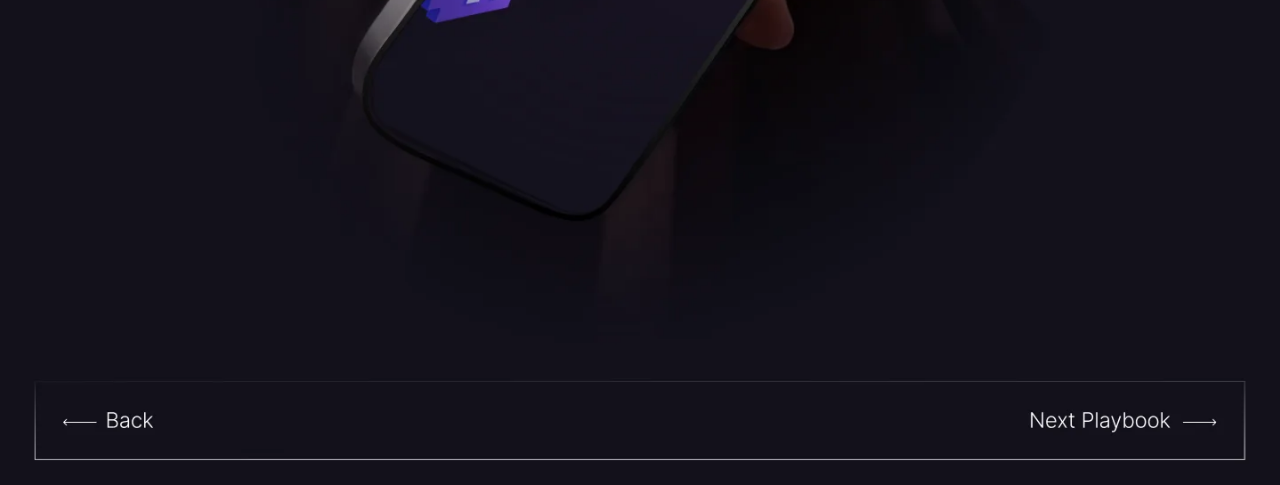
<file: work/tandem/index.html>
<!doctype html>
<html lang="en">
<head>
  <meta charset="utf-8">
  <meta name="viewport" content="width=device-width, initial-scale=1">
  <title>Tandem — Brand Experience — Wanshika Arora</title>
  <meta name="description" content="Tandem: brand identity, art direction and visual system for an event-discovery app. Swiping, except the payoff is a real room full of people.">
  <meta name="theme-color" content="#13111C">
  <meta property="og:title" content="Tandem — Brand Experience — Wanshika Arora">
  <meta property="og:description" content="Tandem: brand identity, art direction and visual system for an event-discovery app. Swiping, except the payoff is a real room full of people.">
  <meta property="og:image" content="img/b0-1x.webp">
  <link rel="icon" href="../../assets/favicon.svg" type="image/svg+xml">
  <link rel="preconnect" href="https://fonts.googleapis.com">
  <link rel="preconnect" href="https://fonts.gstatic.com" crossorigin>
  <link href="https://fonts.googleapis.com/css2?family=Anek+Latin:wght@400;600&display=swap" rel="stylesheet">
  <link rel="stylesheet" href="../../assets/css/case.css">
  <link rel="preload" as="image" href="img/b0-1x.webp" imagesrcset="img/b0-1x.webp 1440w, img/b0.webp 2880w" imagesizes="100vw">
</head>
<body class="cs" style="--bg:#13111C;--ink:#EDEAF5;--accent:#C6FF39;--pfont:'Anek Latin'">
  <div class="cs-progress" aria-hidden="true" data-progress></div>
  <main class="cs-page">
    <h1 class="sr-only">Tandem — Brand Experience</h1>
    <p class="sr-only">Tandem: brand identity, art direction and visual system for an event-discovery app. Swiping, except the payoff is a real room full of people.</p>
<section class="cs-band cs-band--intro" style="--ar:1440/1480">
  <picture><img src="img/b0-1x.webp" srcset="img/b0-1x.webp 1440w, img/b0.webp 2880w" sizes="100vw" width="1440" height="1480" alt="" loading="eager" decoding="async" fetchpriority="high"></picture>
  <div class="cs-layer" data-motion="float" data-depth="70" style="left:67.7778%;top:71.4865%;width:23.4722%"><div class="cs-layer__in"><img src="img/l0-1x.webp" srcset="img/l0-1x.webp 338w, img/l0.webp 676w" sizes="23.4722vw" width="338" height="444" alt="" loading="eager" decoding="async"></div></div>
  <a class="cs-hot" href="../../#p=tandem" style="left:2.0833%;top:2.4324%;width:9.0278%;height:2.7027%"><span class="sr-only">Back</span></a>
</section>
<section class="cs-band" style="--ar:1440/810">
  <picture><img src="img/b1-1x.webp" srcset="img/b1-1x.webp 1440w, img/b1.webp 2880w" sizes="100vw" width="1440" height="810" alt="" loading="lazy" decoding="async"></picture>
</section>
<section class="cs-band" style="--ar:1440/820">
  <picture><source media="(max-width: 760px)" srcset="img/b2-m-1x.webp"><img src="img/b2-1x.webp" srcset="img/b2-1x.webp 1440w, img/b2.webp 2880w" sizes="100vw" width="1440" height="820" alt="" loading="lazy" decoding="async"></picture>
  <div class="cs-layer" data-motion="tilt" data-depth="40" style="left:0.0000%;top:-1.4634%;width:46.1806%"><div class="cs-layer__in"><img src="img/l1-1x.webp" srcset="img/l1-1x.webp 665w, img/l1.webp 1330w" sizes="46.1806vw" width="665" height="708" alt="" loading="lazy" decoding="async"></div></div>
  <div class="cs-layer" data-motion="slide-l" data-depth="50" style="left:69.4444%;top:36.5854%;width:30.5556%"><div class="cs-layer__in"><img src="img/l2-1x.webp" srcset="img/l2-1x.webp 440w, img/l2.webp 880w" sizes="30.5556vw" width="440" height="480" alt="" loading="lazy" decoding="async"></div></div>
</section>
<div class="cs-panel" data-reveal><p>Tandem’s logo is inspired by the fluid motion of a finger swiping left and right across a screen, capturing the rhythm and interaction at the heart of the experience.</p></div>
<section class="cs-band" style="--ar:1440/1290">
  <picture><img src="img/b3-1x.webp" srcset="img/b3-1x.webp 1440w, img/b3.webp 2880w" sizes="100vw" width="1440" height="1290" alt="" loading="lazy" decoding="async"></picture>
</section>
<section class="cs-band" style="--ar:1440/837">
  <picture><img src="img/b4-1x.webp" srcset="img/b4-1x.webp 1440w, img/b4.webp 2880w" sizes="100vw" width="1440" height="837" alt="" loading="lazy" decoding="async"></picture>
  <div class="cs-layer" data-motion="float" data-depth="60" style="left:14.0278%;top:34.5281%;width:35.3472%"><div class="cs-layer__in"><img src="img/l3-1x.webp" srcset="img/l3-1x.webp 509w, img/l3.webp 1018w" sizes="35.3472vw" width="509" height="537" alt="" loading="lazy" decoding="async"></div></div>
  <div class="cs-layer" data-motion="float" data-depth="45" style="left:29.7222%;top:19.4743%;width:41.8056%"><div class="cs-layer__in"><img src="img/l4-1x.webp" srcset="img/l4-1x.webp 602w, img/l4.webp 1204w" sizes="41.8056vw" width="602" height="412" alt="" loading="lazy" decoding="async"></div></div>
  <div class="cs-layer" data-motion="float" data-depth="65" style="left:38.8889%;top:38.4707%;width:49.0972%"><div class="cs-layer__in"><img src="img/l5-1x.webp" srcset="img/l5-1x.webp 707w, img/l5.webp 1414w" sizes="49.0972vw" width="707" height="537" alt="" loading="lazy" decoding="async"></div></div>
</section>
<section class="cs-band" style="--ar:1440/1363">
  <picture><img src="img/b5-1x.webp" srcset="img/b5-1x.webp 1440w, img/b5.webp 2880w" sizes="100vw" width="1440" height="1363" alt="" loading="lazy" decoding="async"></picture>
  <div class="cs-layer" data-motion="float" data-depth="50" style="left:0.0000%;top:-0.5869%;width:58.0556%"><div class="cs-layer__in"><img src="img/l6-1x.webp" srcset="img/l6-1x.webp 836w, img/l6.webp 1672w" sizes="58.0556vw" width="836" height="843" alt="" loading="lazy" decoding="async"></div></div>
  <div class="cs-layer" data-motion="tilt" data-depth="60" style="left:54.5833%;top:71.7535%;width:33.8889%"><div class="cs-layer__in"><img src="img/l7-1x.webp" srcset="img/l7-1x.webp 488w, img/l7.webp 976w" sizes="33.8889vw" width="488" height="366" alt="" loading="lazy" decoding="async"></div></div>
  <div class="cs-layer" data-motion="float" data-depth="80" style="left:43.9583%;top:27.9530%;width:24.5139%"><div class="cs-layer__in"><img src="img/l8-1x.webp" srcset="img/l8-1x.webp 353w, img/l8.webp 706w" sizes="24.5139vw" width="353" height="176" alt="" loading="lazy" decoding="async"></div></div>
  <div class="cs-layer" data-motion="float" data-depth="70" style="left:27.5000%;top:42.1130%;width:27.2222%"><div class="cs-layer__in"><img src="img/l9-1x.webp" srcset="img/l9-1x.webp 392w, img/l9.webp 784w" sizes="27.2222vw" width="392" height="503" alt="" loading="lazy" decoding="async"></div></div>
</section>
<section class="cs-band" style="--ar:1440/520">
  <picture><img src="img/b6-1x.webp" srcset="img/b6-1x.webp 1440w, img/b6.webp 2880w" sizes="100vw" width="1440" height="520" alt="" loading="lazy" decoding="async"></picture>
</section>
<section class="cs-band" style="--ar:1440/1168">
  <picture><img src="img/b7-1x.webp" srcset="img/b7-1x.webp 1440w, img/b7.webp 2880w" sizes="100vw" width="1440" height="1168" alt="" loading="lazy" decoding="async"></picture>
  <div class="cs-layer" data-motion="float" data-depth="70" style="left:27.7778%;top:61.7295%;width:21.0417%"><div class="cs-layer__in"><img src="img/l10-1x.webp" srcset="img/l10-1x.webp 303w, img/l10.webp 606w" sizes="21.0417vw" width="303" height="303" alt="" loading="lazy" decoding="async"></div></div>
  <div class="cs-layer" data-motion="float" data-depth="100" style="left:51.2500%;top:51.6267%;width:25.6944%"><div class="cs-layer__in"><img src="img/l11-1x.webp" srcset="img/l11-1x.webp 370w, img/l11.webp 740w" sizes="25.6944vw" width="370" height="370" alt="" loading="lazy" decoding="async"></div></div>
</section>
<section class="cs-band" style="--ar:1440/1256">
  <picture><img src="img/b8-1x.webp" srcset="img/b8-1x.webp 1440w, img/b8.webp 2880w" sizes="100vw" width="1440" height="1256" alt="" loading="lazy" decoding="async"></picture>
  <a class="cs-hot" href="../../#p=tandem" style="left:2.8472%;top:90.7643%;width:27.7778%;height:7.0064%"><span class="sr-only">Back</span></a>
  <a class="cs-hot" href="../bitgrit/" style="left:69.4444%;top:90.7643%;width:27.7778%;height:7.0064%"><span class="sr-only">Next Playbook</span></a>
</section>
  </main>
  <script src="../../assets/js/case.js" defer></script>
</body>
</html>
</file>
<file: assets/css/case.css>
/* ==========================================================================
   Case study pages
   Each page is the Figma frame cut into full-width bands (pixel-exact),
   with hero objects lifted out as separate layers so they can move.
   ========================================================================== */

*, *::before, *::after { box-sizing: border-box; }
html { -webkit-text-size-adjust: 100%; }
body.cs {
  margin: 0;
  background: var(--bg, #0E0F0F);
  color: var(--ink, #F1EAE2);
  -webkit-font-smoothing: antialiased;
  overflow-x: hidden;
}
img { display: block; max-width: 100%; }

.sr-only {
  position: absolute !important; width: 1px; height: 1px; padding: 0; margin: -1px;
  overflow: hidden; clip: rect(0 0 0 0); white-space: nowrap; border: 0;
}

/* Page transition (matches the homepage) */
@view-transition { navigation: auto; }
::view-transition-old(root) { animation: vt-out .45s cubic-bezier(.65,0,.35,1) both; }
::view-transition-new(root) { animation: vt-in .6s cubic-bezier(.16,1,.3,1) both; }
@keyframes vt-out { to { opacity: 0; transform: translateY(-12px); } }
@keyframes vt-in { from { opacity: 0; transform: translateY(16px); } }

/* Reading progress */
.cs-progress {
  position: fixed; inset: 0 0 auto 0; height: 2px; z-index: 50;
  background: var(--accent, #fff);
  transform-origin: 0 50%; transform: scaleX(0);
  pointer-events: none;
}

.cs-page { position: relative; }

/* ---- Bands ---------------------------------------------------------------- */
.cs-band {
  position: relative;
  aspect-ratio: var(--ar);
}
.cs-band > picture img {
  position: absolute; left: 0; top: 0;
  width: 100%;
  height: calc(100% + 1.5px); /* bleed under the next band so no hairline seams */
  object-fit: cover; object-position: top;
}

/* ---- Lifted layers -------------------------------------------------------- */
.cs-layer {
  position: absolute; z-index: 2;
  pointer-events: none;
  transform: translate3d(0, var(--py, 0px), 0);
  will-change: transform;
}
.cs-layer__in {
  opacity: 0;
  transform: translate3d(0, 70px, 0) scale(.95);
  transition: opacity 1.2s cubic-bezier(.16,1,.3,1) var(--d, 0s), transform 1.6s cubic-bezier(.16,1,.3,1) var(--d, 0s);
}
.cs-layer[data-motion="slide-l"] .cs-layer__in { transform: translate3d(90px, 0, 0); }
.cs-layer[data-motion="rise"] .cs-layer__in { transform: translate3d(0, 90px, 0); }
.cs-layer.is-in .cs-layer__in { opacity: 1; transform: none; }

.cs-layer img {
  width: 100%; height: auto;
  transform: perspective(1200px) rotateX(var(--rx, 0deg)) rotateY(var(--ry, 0deg));
  transition: transform .9s cubic-bezier(.16,1,.3,1);
}
.cs-layer[data-motion="float"].is-in img,
.cs-layer[data-motion="tilt"].is-in img {
  animation: cs-bob var(--dur, 7s) ease-in-out var(--bob-d, 0s) infinite;
}
@keyframes cs-bob {
  0%, 100% { translate: 0 0; rotate: 0deg; }
  50%      { translate: 0 calc(var(--amp, 12px) * -1); rotate: var(--rot, .8deg); }
}

/* ---- Link hotspots over the drawn Back / Next labels ---------------------- */
.cs-hot {
  position: absolute; z-index: 3;
  min-width: 44px; min-height: 44px;
  border-radius: 6px;
  transition: background-color .35s, box-shadow .35s;
}
.cs-hot:hover { background: rgba(255,255,255,.06); box-shadow: inset 0 0 0 1px rgba(255,255,255,.18); }
.cs-hot:focus-visible { outline: 1px solid var(--ink, #fff); outline-offset: 3px; }

/* ---- Text panels: live text for phones (the drawn text is too small there) */
.cs-panel {
  font-family: var(--pfont, system-ui), system-ui, sans-serif;
  color: var(--ink, #F1EAE2);
}
@media (min-width: 761px) {
  .cs-panel {
    position: absolute !important; width: 1px; height: 1px; margin: -1px;
    overflow: hidden; clip: rect(0 0 0 0); white-space: nowrap;
  }
}
@media (max-width: 760px) {
  .cs-panel {
    position: relative; z-index: 3;
    padding: 22px 20px 28px;
    font-size: 15.5px; line-height: 1.6; letter-spacing: -.005em;
    background: var(--bg);
  }
  .cs-panel h2, .cs-panel h3 { margin: 0 0 8px; font-size: 19px; line-height: 1.3; font-weight: 600; color: var(--accent); }
  .cs-panel h3 { font-size: 16px; }
  .cs-panel p { margin: 0 0 12px; opacity: .88; }
  .cs-panel p:last-child { margin-bottom: 0; }
  .cs-panel .cs-kicker { display: block; margin-bottom: 6px; font-size: 11px; letter-spacing: .14em; text-transform: uppercase; opacity: .6; }
  .cs-panel ul { margin: 0; padding: 0; list-style: none; display: grid; gap: 14px; }
  .cs-panel a { color: var(--accent); }

  .cs-panel[data-reveal] { opacity: 0; transform: translateY(18px); transition: opacity .9s cubic-bezier(.16,1,.3,1), transform 1s cubic-bezier(.16,1,.3,1); }
  .cs-panel[data-reveal].is-in { opacity: 1; transform: none; }
}

@media (prefers-reduced-motion: reduce) {
  .cs-layer { transform: none !important; }
  .cs-layer__in, .cs-panel[data-reveal] { opacity: 1 !important; transform: none !important; transition: none !important; }
  .cs-layer img { animation: none !important; transform: none !important; }
  ::view-transition-old(root), ::view-transition-new(root) { animation: none; }
}

/* Opening section: whole composition settles in on load */
.cs-band--intro { overflow: hidden; }
.cs-band--intro > picture img {
  animation: cs-intro 1.8s cubic-bezier(.16,1,.3,1) both;
  transform-origin: 50% 30%;
}
@keyframes cs-intro { from { opacity: 0; transform: scale(1.045); filter: blur(6px); } }
@media (prefers-reduced-motion: reduce) { .cs-band--intro > picture img { animation: none; } }
@media (max-width: 760px) { .cs-hot--desk { display: none; } }

/* Self-contained section images: settle in as they enter (rest state = exact design) */
.cs-band--reveal { overflow: hidden; }
.cs-band--reveal > picture img {
  opacity: .25; transform: scale(.965);
  transition: opacity 1.2s cubic-bezier(.16,1,.3,1), transform 1.6s cubic-bezier(.16,1,.3,1);
}
.cs-band--reveal.is-in > picture img { opacity: 1; transform: none; }
.cs-panel .cs-tags { font-size: 13px; letter-spacing: .04em; opacity: .7; }
@media (prefers-reduced-motion: reduce) { .cs-band--reveal > picture img { opacity: 1; transform: none; transition: none; } }
</file>
